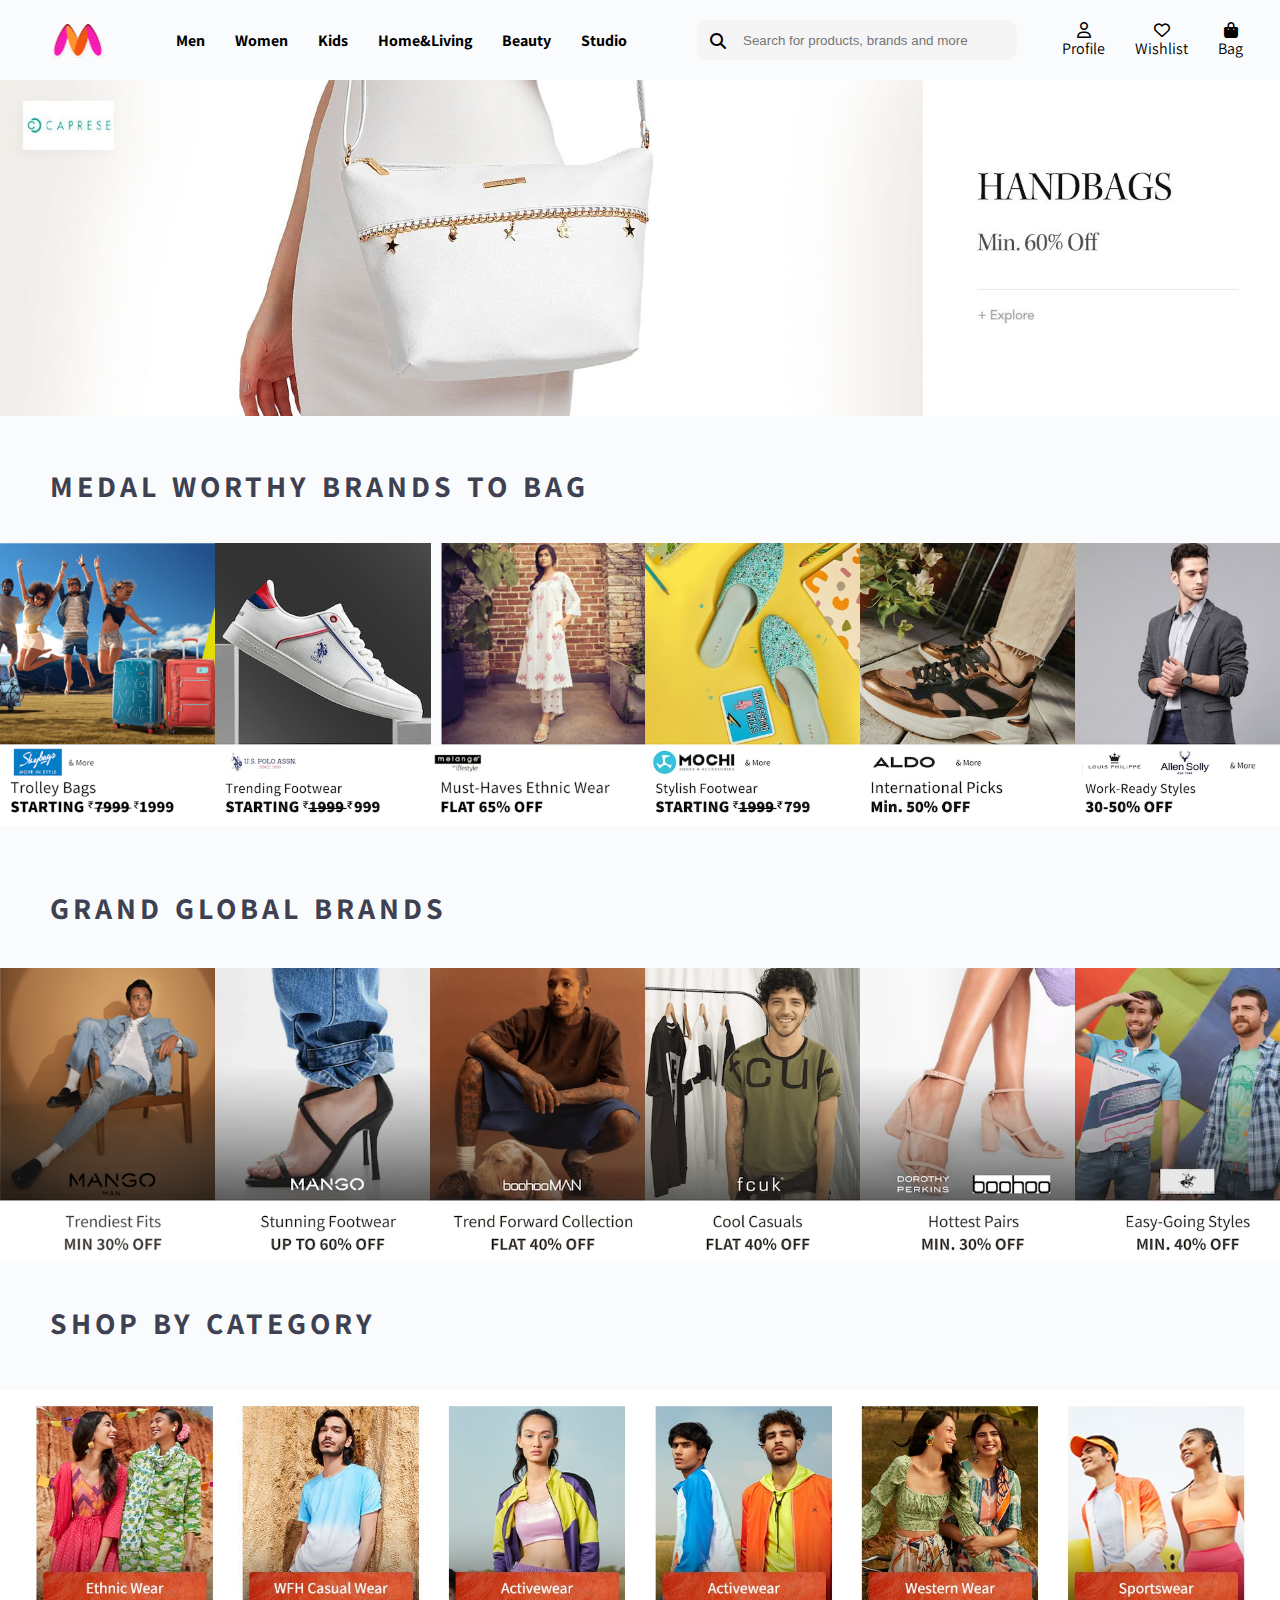
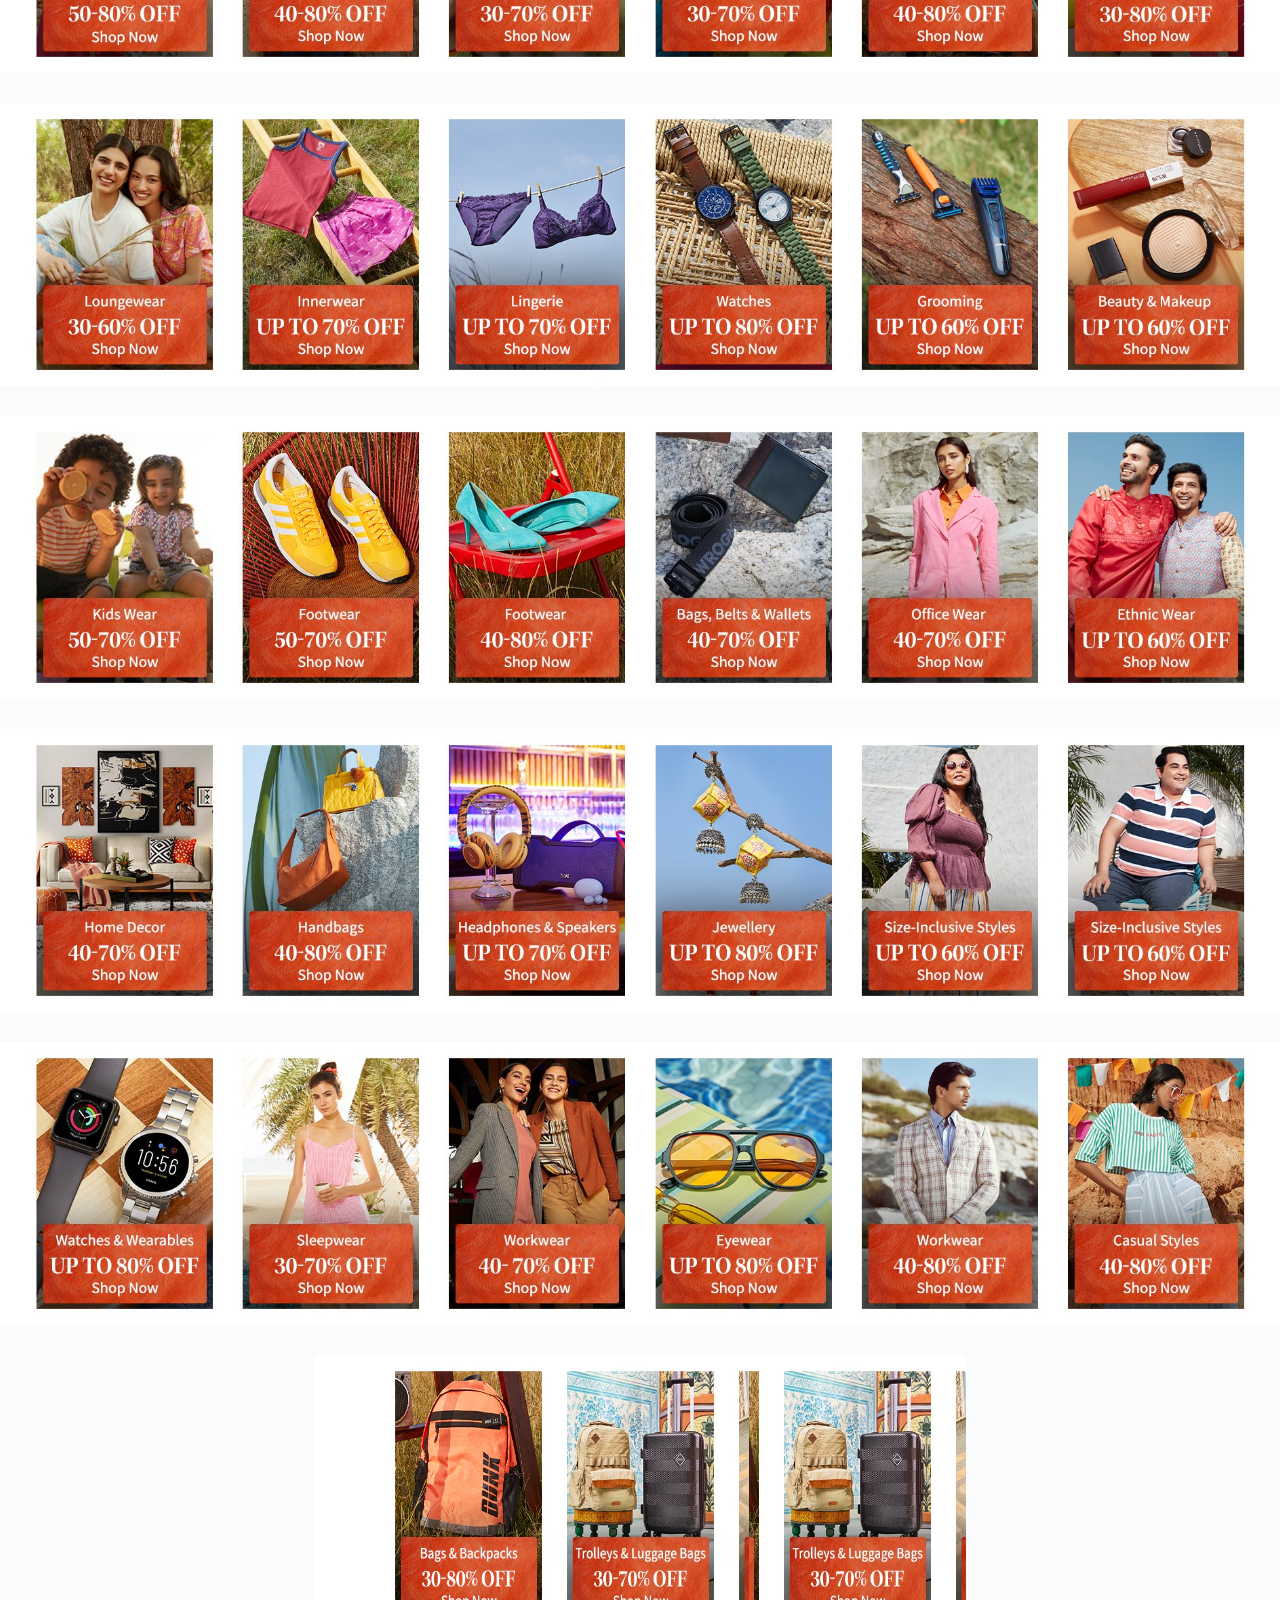
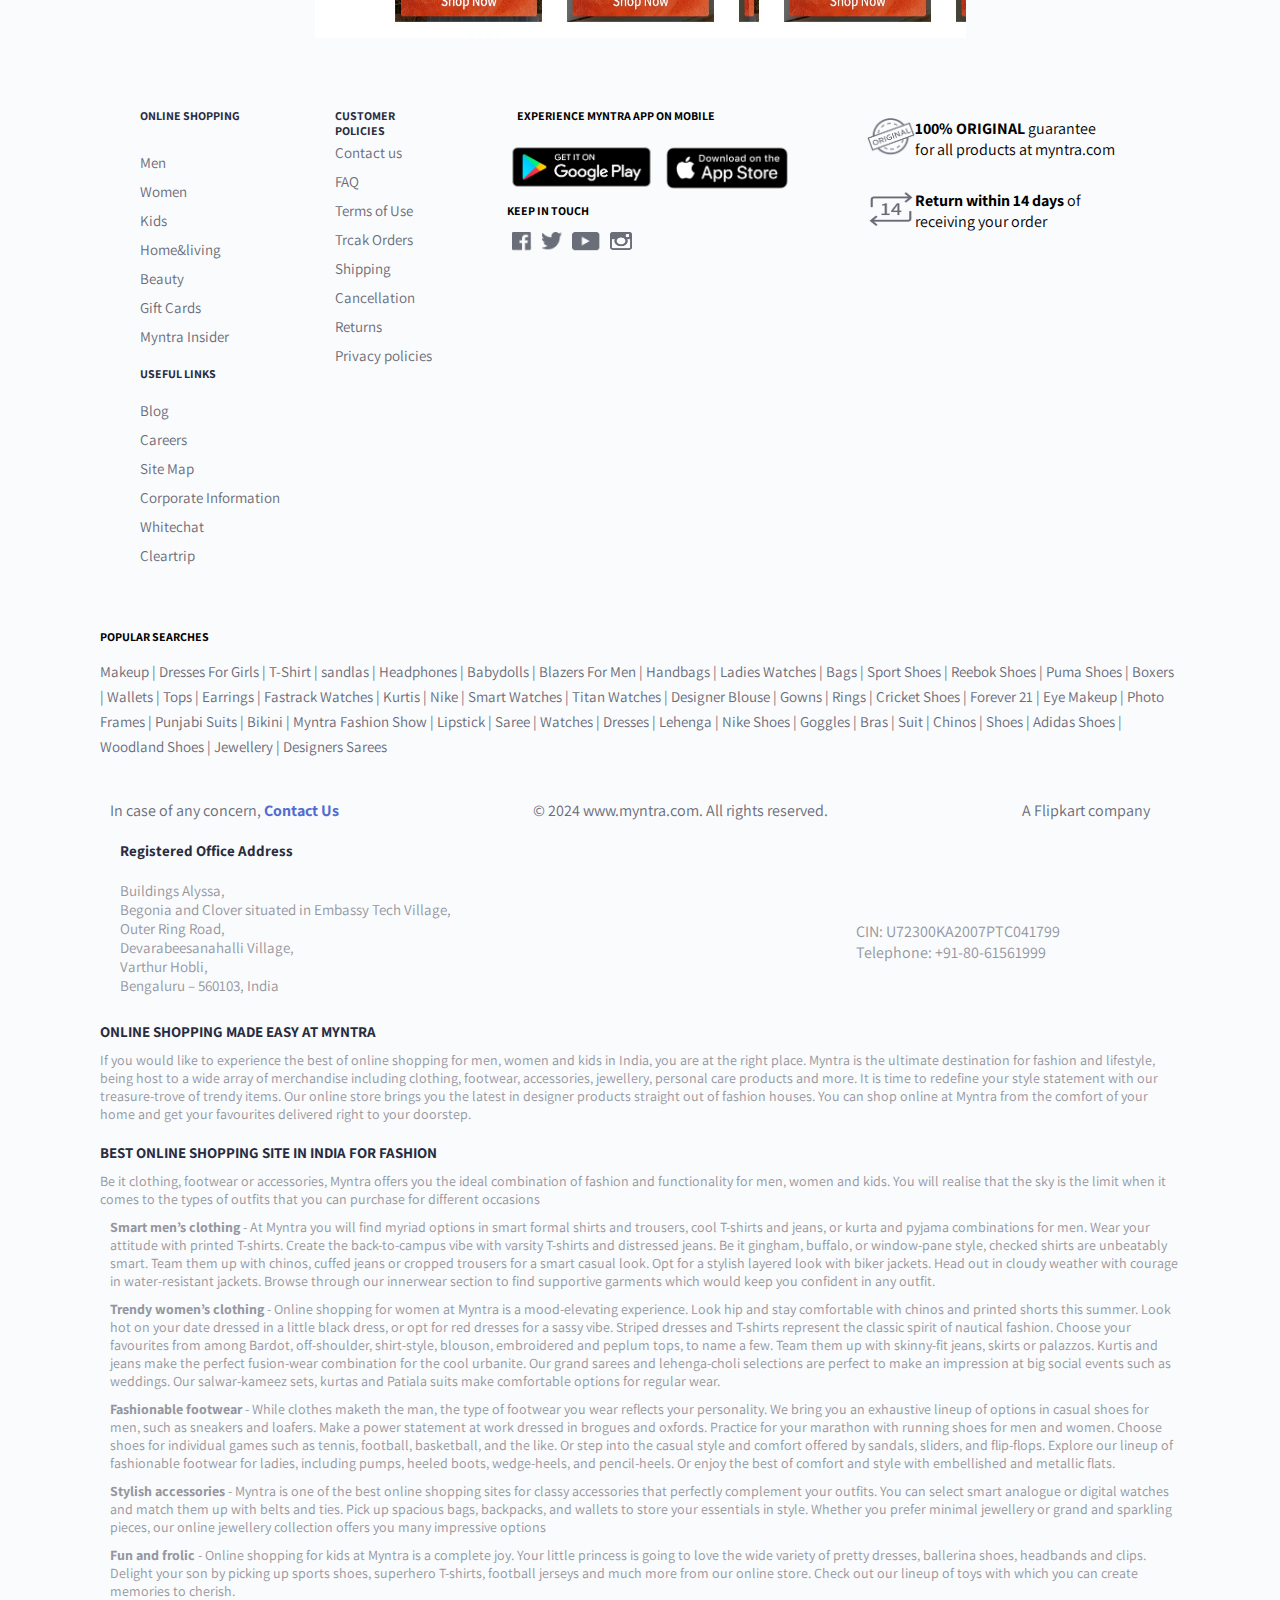
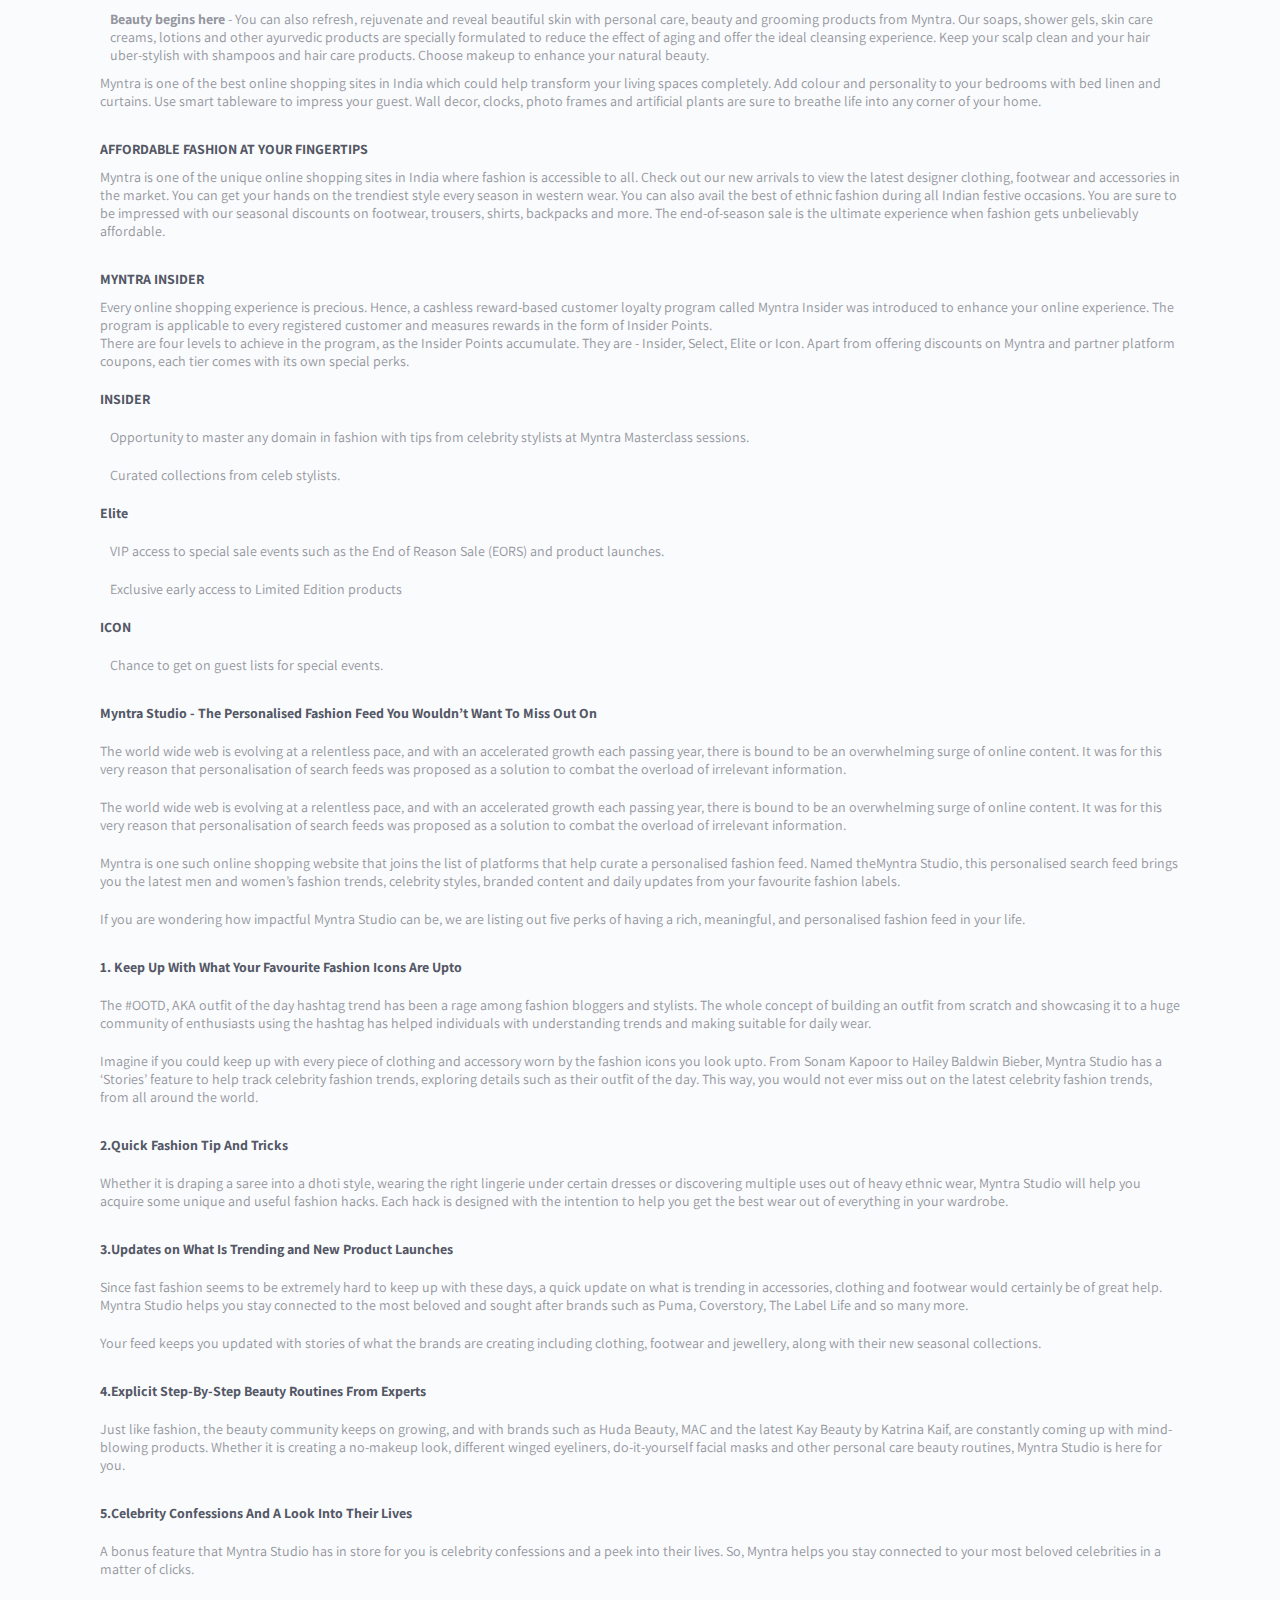
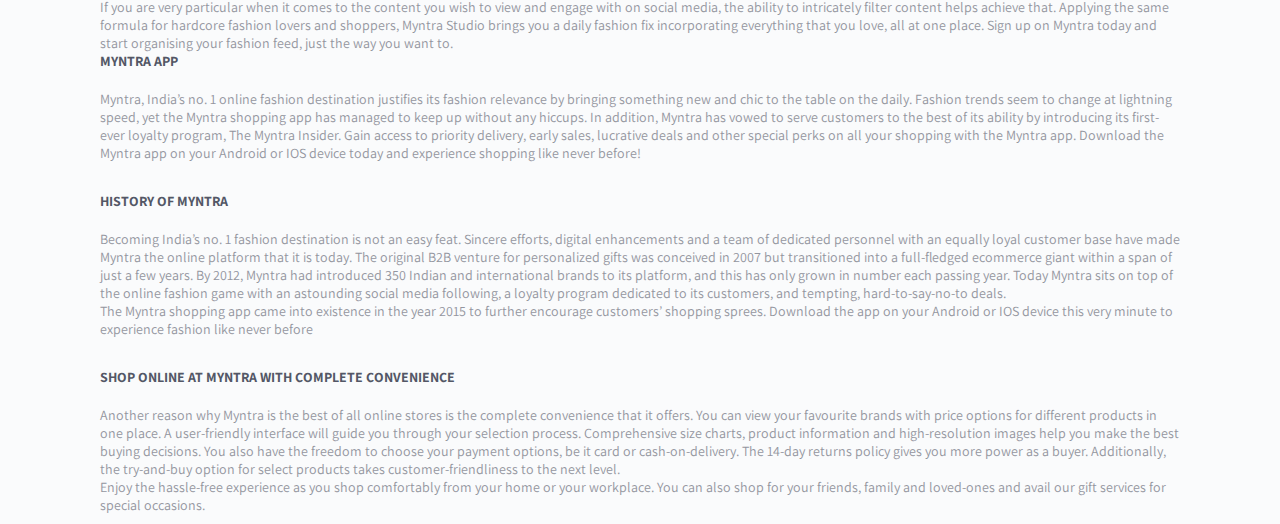
<file: index.html>
<html>

<head>

    <title>myntra</title>
    <link rel="stylesheet" href="css/style.css">
    <link href="https://fonts.googleapis.com/css2?family=Assistant:wght@200..800&display=swap" rel="stylesheet">
    <link rel="stylesheet" href="https://cdnjs.cloudflare.com/ajax/libs/font-awesome/6.5.2/css/all.min.css">
    <link href="https://fonts.googleapis.com/css2?family=Assistant:wght@200..800&display=swap" rel="stylesheet">
</head>

<body>
    <header>
        <a href="index.html"><div class="for_logo"></div></a>
        <div class="for_nav">
            <ul>

                <li><a href="men.html">Men</a>
                   <div class="mega_menu">
                       <div class="topwear">Topwear</div>
                       <div class="men_megamenu">
                            <ul>
                                <li>tshirts</li>
                                <li>tshirts</li>
    
                            </ul>
                        </div>
                    </div>
                </li>
                <li><a href="">Women</a></li>
                <li><a href="">Kids</a></li>
                <li><a href="home.html">Home&Living</a></li>
                <li><a href="beauty.html">Beauty</a></li>
                <li><a href="">Studio</a>
                    
                </li>
            </ul>
        </div>
        <div class="search">
            <div class="logo"><i class="fa-solid fa-magnifying-glass"></i></div>
            <div class="text">
                <input type="text" placeholder="Search for products, brands and more">
            </div>
        </div>
        <div class="main_icons" style="display: flex;">
            <div class="icons"> <i class="fa-regular fa-user"></i><a href="">Profile</a></div>
            <div class="icons"><i class="fa-regular fa-heart"></i><a href="">Wishlist</a></div>
            <div class="icons"><i class="fa-solid fa-bag-shopping"></i><a href="">Bag</a></div>
        </div>

    </header>
    <div class="main_images">
        <div class="photo">
           <img src="./images/179e278f-77ee-44c2-bf39-9f00b0cd08e01658752429301-Handbags_Desk (1).jpg" alt="" style="width: 100%;">
        </div>
    </div>
    <div class="text1">MEDAL WORTHY BRANDS TO BAG</div>
    <div class="images">
        <div class="items">
            <img src="./images/4cde4706-089f-4049-9d9c-116d8631af381691056679844-image_png1175979315.png" " >
        </div>
        <div class=" items">
            <img src="./images/51084b8a-9c9e-4b03-bc4a-dfd7738590eb1691076143197-image_png949061620--1- (1).jpeg"
                alt="">
        </div>
        <div class="items">
            <img src="./images/5a8540d5-9bd0-4a5b-81ee-063f8f23cf1c1691142814463-image_png1048777875.webp" alt="">
        </div>
        <div class="items">
            <img src="./images/8027069a-3a10-4a92-a228-1c4e24cd58071691066276841-unnamed---2023-08-03T180720.906.jpeg"
                alt="">
        </div>
        <div class="items">
            <img src="./images/a9734bdc-8054-4806-8ab4-748d7dfdfe411691066316796-unnamed---2023-08-03T180830.165.jpeg"
                alt="">
        </div>
        <div class="items">
            <img src="./images/b504644b-f446-48c9-b928-36f1958bd19a1691142484406-image_png_292913761.jpeg" alt="">
        </div>
    </div>
    <div class="text2">GRAND GLOBAL BRANDS</div>
    <div class="brands">
        <div class="items">
            <img src="./images/805eeb23-ec17-4b50-b798-1244133c02041690955797245-image_png_1993656242.png" alt="">
        </div>
        <div class="items">
            <img src="./images/9699db4e-8162-406a-85ba-e92116f0019f1690955825591-image_png2047004151.webp" alt="">
        </div>
        <div class="items">
            <img src="./images/044555a5-9987-4a06-8679-8aeb2dd963f91690773011013-boohooMan.jpg">
        </div>
        <div class="items">
            <img src="./images/437645a4-988c-4f53-aff3-b1fdb34938481690773011106-FCUK.jpg" alt="">>
        </div>
        <div class="items">
            <img src="./images/6b6c7162-0086-4967-90c8-ec4792ec200c1690773011082-Dorothy_Perkin-_Boohoo.jpg" alt="">
        </div>
        <div class="items">
            <img src="./images/0c399e2c-9797-483d-bf6c-0852d5d21db21690773010989-BHPC.webp" alt="">
        </div>
    </div>
    <div class="text3">SHOP BY CATEGORY</div>
    <div class="category1">
        <div class="images">
            <img src="./images/0dedd7c2-6c01-4ab0-a907-8928e56066d41690787339184-Shop-By-Category_HP-4_02.jpg" alt="">
        </div>
        <div class="images">
            <img src="./images/bfab4827-0ea6-4a5b-8b8d-167d497ae78e1690787339167-Shop-By-Category_HP-4_03.jpg" alt="">
        </div>
        <div class="images">
            <img src="./images/c61cfcfb-749f-4d8e-a318-0ea8f8705a1c1690787339442-Shop-By-Category_HP-4_04.jpg" alt="">
        </div>
        <div class="images">
            <img src="./images/a50c2dec-c5bc-46f3-b754-294fb46c61971690787339077-Shop-By-Category_HP-4_05 (1).jpg"
                alt="">
        </div>
        <div class="images">
            <img src="./images/da4059bf-14f1-4928-b5b9-be8719887b8e1690787339149-Shop-By-Category_HP-4_06.jpg" alt="">
        </div>
        <div class="images">
            <img src="./images/3a804edc-ce57-4eb5-bb6a-493d458973661690787338896-Shop-By-Category_HP-4_07 (1).jpg"
                alt="">
        </div>
    </div>
    <div class="category1">
        <div class="images">
            <img src="./images/84870fc6-4805-41a4-b9eb-a8d7adb6c0d21690787339128-Shop-By-Category_HP-4_08 (1).jpg"
                alt="">
        </div>
        <div class="images">
            <img src="./images/069d06bc-1b75-43f4-b8d1-1ec46193eb021690787339028-Shop-By-Category_HP-4_09.jpg" alt="">
        </div>
        <div class="images">
            <img src="./images/19755254-9c13-40a3-9cab-2bb9714391ab1690787339274-Shop-By-Category_HP-4_10.webp" alt="">
        </div>
        <div class="images">
            <img src="./images/dd262b36-3a75-464a-97b5-235984080d851690787338916-Shop-By-Category_HP-4_11.jpg" alt="">
        </div>
        <div class="images">
            <img src="./images/d26e5ed5-d846-4692-88a5-54ab7d79203b1690787339203-Shop-By-Category_HP-4_12.webp" alt="">
        </div>
        <div class="images">
            <img src="./images/dd3d6118-cd57-4e73-a4a4-e7f8a6bfde7b1690787339093-Shop-By-Category_HP-4_13.jpg" alt="">
        </div>
    </div>
    <div class="category1">
        <div class="images">
            <img src="./images/babe0d1a-b7fe-4b36-8a98-b275523963721690787339222-Shop-By-Category_HP-4_14.jpg" alt="">
        </div>
        <div class="images">
            <img src="./images/3c2095db-905a-4346-9712-2fac7bcbbbd71690787339011-Shop-By-Category_HP-4_15.jpg" alt="">
        </div>
        <div class="images">
            <img src="./images/c1c8027f-1a22-4a0b-8be2-848edab298cf1690787339044-Shop-By-Category_HP-4_16 (1).jpg"
                alt="">
        </div>
        <div class="images">
            <img src="./images/278917b5-1658-4c2c-b122-f623b1d909701690787339290-Shop-By-Category_HP-4_17.jpg" alt="">
        </div>
        <div class="images">
            <img src="./images/6c53770e-b7b2-466a-b36e-a0b2bff1a7591690787339109-Shop-By-Category_HP-4_18.jpg" alt="">
        </div>
        <div class="images">
            <img src="./images/54852b61-90d6-484a-84c9-a8560247ffc21690787339307-Shop-By-Category_HP-4_19.jpg" alt="">
        </div>
    </div>
    <div class="category1">
        <div class="images">
            <img src="./images/5d78afb6-38bb-43bd-bc67-1e4f6026b6ae1690787339327-Shop-By-Category_HP-4_20.jpg" alt="">
        </div>
        <div class="images">
            <img src="./images/90dcb992-9fb4-4208-8249-aa1a01b2851d1690787339476-Shop-By-Category_HP-4_21 (1).jpg"
                alt="">
        </div>
        <div class="images">
            <img src="./images/e4fcb9f0-f79a-41b7-b7b2-8828bb6e95e61690787339426-Shop-By-Category_HP-4_22 (1).jpg"
                alt="">
        </div>
        <div class="images">
            <img src="./images/66882f76-0bbe-4741-8890-0426695e09131690787339238-Shop-By-Category_HP-4_23.jpg" alt="">
        </div>
        <div class="images">
            <img src="./images/6aa501b3-ce05-48f5-96fe-ecb64682dbc71690787339409-Shop-By-Category_HP-4_24.jpg" alt="">
        </div>
        <div class="images">
            <img src="./images/b6e15609-4f52-44db-80c1-2a955fd4ac6e1690787339341-Shop-By-Category_HP-4_25.jpg" alt="">
        </div>
    </div>
    <div class="category1">
        <div class="images">
            <img src="./images/7916724b-be74-4920-b58d-ada0617cdee91690787339392-Shop-By-Category_HP-4_26.jpg" alt="">
        </div>
        <div class="images">
            <img src="./images/5c541739-5c23-4846-a875-f19a170cea151690787339460-Shop-By-Category_HP-4_27.jpg" alt="">
        </div>
        <div class="images">
            <img src="./images/76932333-b792-4f54-983c-45aaf70e04ef1690787338936-Shop-By-Category_HP-4_28.jpg" alt="">
        </div>
        <div class="images">
            <img src="./images/a351ad62-c1d1-4bb4-9967-d3966f8446521690787338974-Shop-By-Category_HP-4_29.jpg" alt="">
        </div>
        <div class="images">
            <img src="./images/130ceab4-ac68-42c5-a9f4-478ba7f903db1690787339061-Shop-By-Category_HP-4_30 (1).jpg"
                alt="">
        </div>
        <div class="images">
            <img src="./images/cda4c195-22c1-4e11-a9dc-4728d69c3f2b1690787338956-Shop-By-Category_HP-4_31.jpg" alt="">
        </div>
    </div>
    <div class="category2">
        <div class="images">
            <img src="./bag 1.webp" alt="">
        </div>
        <div class="images">
            <img src="./bag 2.webp" alt="">
        </div>
        <div class="images">
            <img src="./bag3.webp" alt="">
        </div>
    </div>
    <div class="desktop">
        <div class="shopping">
            <div class="head1">ONLINE SHOPPING</div>
            <div class="online_shopping">
                <ul>
                    <li>Men</li>
                    <li>Women</li>
                    <li>Kids</li>
                    <li>Home&living</li>
                    <li>Beauty</li>
                    <li>Gift Cards</li>
                    <li>Myntra Insider</li>
                </ul>
            </div>
            <div class="links">
                <div class="usefullinks">USEFUL LINKS</div>
                <div class="linksname">
                    <ul>
                        <li>Blog</li>
                        <li>Careers</li>
                        <li>Site Map</li>
                        <li>Corporate Information</li>
                        <li>Whitechat</li>
                        <li>Cleartrip</li>
                    </ul>
                </div>
            </div>
        </div>
        <div class="policies">
            <div class="head2">CUSTOMER POLICIES</div>
            <div class="customer_policies">
                <ul>
                    <li>Contact us</li>
                    <li>FAQ</li>
                    <li>Terms of Use</li>
                    <li>Trcak Orders</li>
                    <li>Shipping</li>
                    <li>Cancellation</li>
                    <li>Returns</li>
                    <li>Privacy policies</li>
                </ul>
            </div>
        </div>
        <div class="on_mobile">
            <div class="experience">EXPERIENCE MYNTRA APP ON MOBILE</div>
            <div class="pictures">
                <div class="image1">
                    <a href="image`"> <img
                            src="./images/80cc455a-92d2-4b5c-a038-7da0d92af33f1539674178924-google_play.png"></a>
                </div>
                <div class="image2">
                    <a href="image2"> <img
                            src="./images/bc5e11ad-0250-420a-ac71-115a57ca35d51539674178941-apple_store.png"></a>
                </div>
            </div>
            <div class="text4">KEEP IN TOUCH</div>
            <div class="social_links">
                <div class="facebook">
                    <a href="https://www.facebook.com/myntra"> <img
                            src="./images/d2bec182-bef5-4fab-ade0-034d21ec82e31574604275433-fb.png"> </a>
                </div>
                <div class="twitter">
                    <a href="https://x.com/myntra"> <img
                            src="./images/f10bc513-c5a4-490c-9a9c-eb7a3cc8252b1574604275383-twitter.png"> </a>
                </div>
                <div class="youtube">
                    <a href="https://www.youtube.com/user/myntradotcom"> <img
                            src="./images/a7e3c86e-566a-44a6-a733-179389dd87111574604275355-yt.png"></a>
                </div>
                <div class="instagram">
                    <a href="https://www.instagram.com/myntra/"> <img
                            src="./images/b4fcca19-5fc1-4199-93ca-4cae3210ef7f1574604275408-insta.png"></a>
                </div>
            </div>
        </div>
        <div class="promises">
            <div class="guarantee">
                <div class="image3">
                    <img src="./images/6c3306ca-1efa-4a27-8769-3b69d16948741574602902452-original.png" alt="">
                </div>
                <div class="text5"> <strong>100% ORIGINAL</strong>
                    guarantee for all products at myntra.com </div>
            </div>
            <div class="return">
                <div class="image4">
                    <img src="./images/becb1b16-86cc-4e78-bdc7-7801c17947831684737106127-Return-Window-image.png"
                        alt="">
                </div>
                <div class="text6_return"><strong>Return within 14 days</strong>
                    of receiving your order</div>
            </div>
        </div>
    </div>
    <div class="searches">
        <div class="main_heading">POPULAR SEARCHES</div>
        <div class="products">
            <a href="">Makeup</a>
            <a href=""> | Dresses For Girls</a>
            <a href=""> | T-Shirt</a>
            <a href=""> | sandlas</a>
            <a href=""> | Headphones</a>
            <a href=""> | Babydolls</a>
            <a href=""> | Blazers For Men</a>
            <a href=""> | Handbags</a>
            <a href=""> | Ladies Watches</a>
            <a href=""> | Bags</a>
            <a href=""> | Sport Shoes</a>
            <a href=""> | Reebok Shoes</a>
            <a href=""> | Puma Shoes</a>
            <a href=""> | Boxers</a>
            <a href=""> | Wallets</a>
            <a href=""> | Tops</a>
            <a href=""> | Earrings</a>
            <a href=""> | Fastrack Watches</a>
            <a href=""> | Kurtis</a>
            <a href=""> | Nike</a>
            <a href=""> | Smart Watches</a>
            <a href=""> | Titan Watches</a>
            <a href=""> | Designer Blouse</a>
            <a href=""> | Gowns</a>
            <a href=""> | Rings</a>
            <a href=""> | Cricket Shoes</a>
            <a href=""> | Forever 21</a>
            <a href=""> | Eye Makeup</a>
            <a href=""> | Photo Frames</a>
            <a href=""> | Punjabi Suits</a>
            <a href=""> | Bikini</a>
            <a href=""> | Myntra Fashion Show</a>
            <a href=""> | Lipstick</a>
            <a href=""> | Saree</a>
            <a href=""> | Watches</a>
            <a href=""> | Dresses</a>
            <a href=""> | Lehenga</a>
            <a href=""> | Nike Shoes</a>
            <a href=""> | Goggles</a>
            <a href=""> | Bras</a>
            <a href=""> | Suit</a>
            <a href=""> | Chinos</a>
            <a href=""> | Shoes</a>
            <a href=""> | Adidas Shoes</a>
            <a href=""> | Woodland Shoes</a>
            <a href=""> | Jewellery</a>
            <a href=""> | Designers Sarees</a>
            
        </div>
    </div>
    <div class="desktop-fInfoSection">
        <div class="desktop-contact">In case of any concern, <a href="/contactus" > Contact Us </a></div>
        <div class="desktop-copywrite" >© 2024 www.myntra.com. All rights reserved.</div>
        <div class="desktop-flipkartCompany" ><a href="https://www.flipkart.com/" > A Flipkart company </a></div>
    </div>
    <div class="address">
        <div class="location">
            <div class="main_address">Registered Office Address</div>
            <div class="container">Buildings Alyssa,<br>
                Begonia and Clover situated in Embassy Tech Village,<br>
                Outer Ring Road,<br>
                Devarabeesanahalli Village,<br>
                Varthur Hobli,<br>
                Bengaluru – 560103, India
            </div>
        </div>
        <div class="phone">
            <div class="cin">CIN: U72300KA2007PTC041799</div>
            <div class="telephone">Telephone: +91-80-61561999</div>
        </div>
    </div>
    <div class="gyan_container"> 
        <div class="h1">ONLINE SHOPPING MADE EASY AT MYNTRA</div>
        <div class="paragraph1">If you would like to experience the best of online shopping for men, women and kids in
            India, you are at the right place. Myntra is the ultimate destination for fashion and lifestyle, being host
            to a wide array of merchandise including clothing, footwear, accessories, jewellery, personal care products
            and more. It is time to redefine your style statement with our treasure-trove of trendy items. Our online
            store brings you the latest in designer products straight out of fashion houses. You can shop online at
            Myntra from the comfort of your home and get your favourites delivered right to your doorstep.
        </div>
        <div class="h2">BEST ONLINE SHOPPING SITE IN INDIA FOR FASHION</div>
        <div class="paragraph2">Be it clothing, footwear or accessories, Myntra offers you the ideal combination of
            fashion and functionality for men, women and kids. You will realise that the sky is the limit when it comes
            to the types of outfits that you can purchase for different occasions
            <ul>
                <li> <strong>Smart men’s clothing</strong> - At Myntra you will find myriad options in smart formal
                    shirts and trousers,
                    cool T-shirts and jeans, or kurta and pyjama combinations for men. Wear your attitude with printed
                    T-shirts. Create the back-to-campus vibe with varsity T-shirts and distressed jeans. Be it gingham,
                    buffalo, or window-pane style, checked shirts are unbeatably smart. Team them up with chinos, cuffed
                    jeans or cropped trousers for a smart casual look. Opt for a stylish layered look with biker
                    jackets. Head out in cloudy weather with courage in water-resistant jackets. Browse through our
                    innerwear section to find supportive garments which would keep you confident in any outfit.
                </li>
                <li> <strong> Trendy women’s clothing </strong>- Online shopping for women at Myntra is a mood-elevating
                    experience. Look
                    hip and stay comfortable with chinos and printed shorts this summer. Look hot on your date dressed
                    in a little black dress, or opt for red dresses for a sassy vibe. Striped dresses and T-shirts
                    represent the classic spirit of nautical fashion. Choose your favourites from among Bardot,
                    off-shoulder, shirt-style, blouson, embroidered and peplum tops, to name a few. Team them up with
                    skinny-fit jeans, skirts or palazzos. Kurtis and jeans make the perfect fusion-wear combination for
                    the cool urbanite. Our grand sarees and lehenga-choli selections are perfect to make an impression
                    at big social events such as weddings. Our salwar-kameez sets, kurtas and Patiala suits make
                    comfortable options for regular wear.
                </li>
                <li> <strong>Fashionable footwear</strong> - While clothes maketh the man, the type of footwear you wear
                    reflects your
                    personality. We bring you an exhaustive lineup of options in casual shoes for men, such as sneakers
                    and loafers. Make a power statement at work dressed in brogues and oxfords. Practice for your
                    marathon with running shoes for men and women. Choose shoes for individual games such as tennis,
                    football, basketball, and the like. Or step into the casual style and comfort offered by sandals,
                    sliders, and flip-flops. Explore our lineup of fashionable footwear for ladies, including pumps,
                    heeled boots, wedge-heels, and pencil-heels. Or enjoy the best of comfort and style with embellished
                    and metallic flats.
                </li>
                <li> <strong>Stylish accessories </strong>- Myntra is one of the best online shopping sites for classy
                    accessories that
                    perfectly complement your outfits. You can select smart analogue or digital watches and match them
                    up with belts and ties. Pick up spacious bags, backpacks, and wallets to store your essentials in
                    style. Whether you prefer minimal jewellery or grand and sparkling pieces, our online jewellery
                    collection offers you many impressive options
                </li>
                <li><strong>Fun and frolic</strong> - Online shopping for kids at Myntra is a complete joy. Your little
                    princess is going
                    to love the wide variety of pretty dresses, ballerina shoes, headbands and clips. Delight your son
                    by picking up sports shoes, superhero T-shirts, football jerseys and much more from our online
                    store. Check out our lineup of toys with which you can create memories to cherish.
                </li>
                <li><strong>Beauty begins here</strong> - You can also refresh, rejuvenate and reveal beautiful skin
                    with personal care,
                    beauty and grooming products from Myntra. Our soaps, shower gels, skin care creams, lotions and
                    other ayurvedic products are specially formulated to reduce the effect of aging and offer the ideal
                    cleansing experience. Keep your scalp clean and your hair uber-stylish with shampoos and hair care
                    products. Choose makeup to enhance your natural beauty.
                </li>
            </ul>
        </div>
        <div class="paragraph3">Myntra is one of the best online shopping sites in India which could help transform your
            living spaces completely. Add colour and personality to your bedrooms with bed linen and curtains. Use smart
            tableware to impress your guest. Wall decor, clocks, photo frames and artificial plants are sure to breathe
            life into any corner of your home.
        </div>
        <div class="h3">AFFORDABLE FASHION AT YOUR FINGERTIPS</div>
        <div class="paragraph4">Myntra is one of the unique online shopping sites in India where fashion is accessible
            to all. Check out our new arrivals to view the latest designer clothing, footwear and accessories in the
            market. You can get your hands on the trendiest style every season in western wear. You can also avail the
            best of ethnic fashion during all Indian festive occasions. You are sure to be impressed with our seasonal
            discounts on footwear, trousers, shirts, backpacks and more. The end-of-season sale is the ultimate
            experience when fashion gets unbelievably affordable.
        </div>
        <div class="h4">MYNTRA INSIDER</div>
        <div class="paragraph5">Every online shopping experience is precious. Hence, a cashless reward-based customer
            loyalty program called Myntra Insider was introduced to enhance your online experience. The program is
            applicable to every registered customer and measures rewards in the form of Insider Points. <br>
            There are four levels to achieve in the program, as the Insider Points accumulate. They are - Insider,
            Select, Elite or Icon. Apart from offering discounts on Myntra and partner platform coupons, each tier comes
            with its own special perks.
        </div>
        <div class="paragraph6">
            <div class="Insider">INSIDER</div>
            <ul>
                <li>Opportunity to master any domain in fashion with tips from celebrity stylists at Myntra Masterclass
                    sessions.</li>
                <li>Curated collections from celeb stylists.</li>
            </ul>
        </div>
        <div class="paragraph7">
            <div class="elite">Elite</div>
            <ul>
                <li>VIP access to special sale events such as the End of Reason Sale (EORS) and product launches.</li>
                <li>Exclusive early access to Limited Edition products</li>
            </ul>
        </div>
        <div class="paragraph8">
            <div class="icon">ICON</div>
            <ul>
                <li>Chance to get on guest lists for special events.</li>
            </ul>
        </div>
        <div class="h5">Myntra Studio - The Personalised Fashion Feed You Wouldn’t Want To Miss Out On</div>
        <div class="paragraph9">
            <p>The world wide web is evolving at a relentless pace, and with an accelerated growth each passing year,
                there is bound to be an overwhelming surge of online content. It was for this very reason that
                personalisation of search feeds was proposed as a solution to combat the overload of irrelevant
                information. <br>
            </p>
            <p>The world wide web is evolving at a relentless pace, and with an accelerated growth each passing year,
                there is bound to be an overwhelming surge of online content. It was for this very reason that
                personalisation of search feeds was proposed as a solution to combat the overload of irrelevant
                information. <br>
            </p>
            <p>Myntra is one such online shopping website that joins the list of platforms that help curate a
                personalised fashion feed. Named theMyntra Studio, this personalised search feed brings you the latest
                men and women’s fashion trends, celebrity styles, branded content and daily updates from your favourite
                fashion labels. <br>
            </p>
            <p>If you are wondering how impactful Myntra Studio can be, we are listing out five perks of having a rich,
                meaningful, and personalised fashion feed in your life.
                <br>
            </p>
        </div>
        <div class="h6">
            <div class="text1_h6">1. Keep Up With What Your Favourite Fashion Icons Are Upto</div>
            <p>The #OOTD, AKA outfit of the day hashtag trend has been a rage among fashion bloggers and
                stylists. The whole concept of building an outfit from scratch and showcasing it to a huge
                community of enthusiasts using the hashtag has helped individuals with understanding trends and
                making suitable for daily wear.</p>
            <p>Imagine if you could keep up with every piece of clothing and accessory worn by the fashion icons you
                look upto. From Sonam Kapoor to Hailey Baldwin Bieber, Myntra Studio has a ‘Stories’ feature to help
                track celebrity fashion trends, exploring details such as their outfit of the day. This way, you would
                not ever miss out on the latest celebrity fashion trends, from all around the world.
            </p>
            <div class="text2_h6">2.Quick Fashion Tip And Tricks</div>
            <p>Whether it is draping a saree into a dhoti style, wearing the right lingerie under certain dresses or
                discovering multiple uses out of heavy ethnic wear, Myntra Studio will help you acquire some unique and
                useful fashion hacks. Each hack is designed with the intention to help you get the best wear out of
                everything in your wardrobe.
            </p>
            <div class="text3_h6">3.Updates on What Is Trending and New Product Launches</div>
            <p>Since fast fashion seems to be extremely hard to keep up with these days, a quick update on what is
                trending in accessories, clothing and footwear would certainly be of great help. Myntra Studio helps you
                stay connected to the most beloved and sought after brands such as Puma, Coverstory, The Label Life and
                so many more.
            </p>
            <p>Your feed keeps you updated with stories of what the brands are creating including clothing, footwear and
                jewellery, along with their new seasonal collections.
            </p>
            <div class="text4_h6">4.Explicit Step-By-Step Beauty Routines From Experts</div>
            <p>Just like fashion, the beauty community keeps on growing, and with brands such as Huda Beauty, MAC and
                the latest Kay Beauty by Katrina Kaif, are constantly coming up with mind-blowing products. Whether it
                is creating a no-makeup look, different winged eyeliners, do-it-yourself facial masks and other personal
                care beauty routines, Myntra Studio is here for you.
            </p>
            <div class="text5_h6"> 5.Celebrity Confessions And A Look Into Their Lives</div>
            <p>A bonus feature that Myntra Studio has in store for you is celebrity confessions and a peek into their
                lives. So, Myntra helps you stay connected to your most beloved celebrities in a matter of clicks.
            </p>
            <p>If you are very particular when it comes to the content you wish to view and engage with on social media,
                the ability to intricately filter content helps achieve that. Applying the same formula for hardcore
                fashion lovers and shoppers, Myntra Studio brings you a daily fashion fix incorporating everything that
                you love, all at one place. Sign up on Myntra today and start organising your fashion feed, just the way
                you want to.</p>
        </div>
    </div>
    <div class="myntra">
        <div class="h7">
            <div class="text6">MYNTRA APP</div>
            <div class="paragraph10">
                <p>Myntra, India’s no. 1 online fashion destination justifies its fashion relevance by
                    bringing something new and chic to the table on the daily. Fashion trends seem to change at
                    lightning
                    speed, yet the Myntra shopping app has managed to keep up without any hiccups. In addition, Myntra
                    has
                    vowed to serve customers to the best of its ability by introducing its first-ever loyalty program,
                    The
                    Myntra Insider. Gain access to priority delivery, early sales, lucrative deals and other special
                    perks
                    on all your shopping with the Myntra app. Download the Myntra app on your Android or IOS device
                    today
                    and experience shopping like never before!</p>
            </div>
        </div>
        <div class="h8">
            <div class="text7">HISTORY OF MYNTRA</div>
            <div class="paragraph11">
                <p>Becoming India’s no. 1 fashion destination is not an easy feat. Sincere efforts, digital enhancements
                    and a team of dedicated personnel with an equally loyal customer base have made Myntra the online
                    platform that it is today. The original B2B venture for personalized gifts was conceived in 2007 but
                    transitioned into a full-fledged ecommerce giant within a span of just a few years. By 2012, Myntra
                    had introduced 350 Indian and international brands to its platform, and this has only grown in
                    number each passing year. Today Myntra sits on top of the online fashion game with an astounding
                    social media following, a loyalty program dedicated to its customers, and tempting,
                    hard-to-say-no-to deals. <br>
                </p>
                <p>The Myntra shopping app came into existence in the year 2015 to further encourage customers’ shopping
                    sprees. Download the app on your Android or IOS device this very minute to experience fashion like
                    never before
                </p>
            </div>
        </div>
        <div class="h9">
            <div class="text8">SHOP ONLINE AT MYNTRA WITH COMPLETE CONVENIENCE</div>
            <div class="paragraph12">
                <p>Another reason why Myntra is the best of all online stores is the complete convenience that it
                    offers. You can view your favourite brands with price options for different products in one place. A
                    user-friendly interface will guide you through your selection process. Comprehensive size charts,
                    product information and high-resolution images help you make the best buying decisions. You also
                    have the freedom to choose your payment options, be it card or cash-on-delivery. The 14-day returns
                    policy gives you more power as a buyer. Additionally, the try-and-buy option for select products
                    takes customer-friendliness to the next level. <br>
                </p>
                <p>Enjoy the hassle-free experience as you shop comfortably from your home or your workplace. You can
                    also shop for your friends, family and loved-ones and avail our gift services for special occasions.
                </p>
            </div>
        </div> 
    </div>    
</body>

</html>
</file>
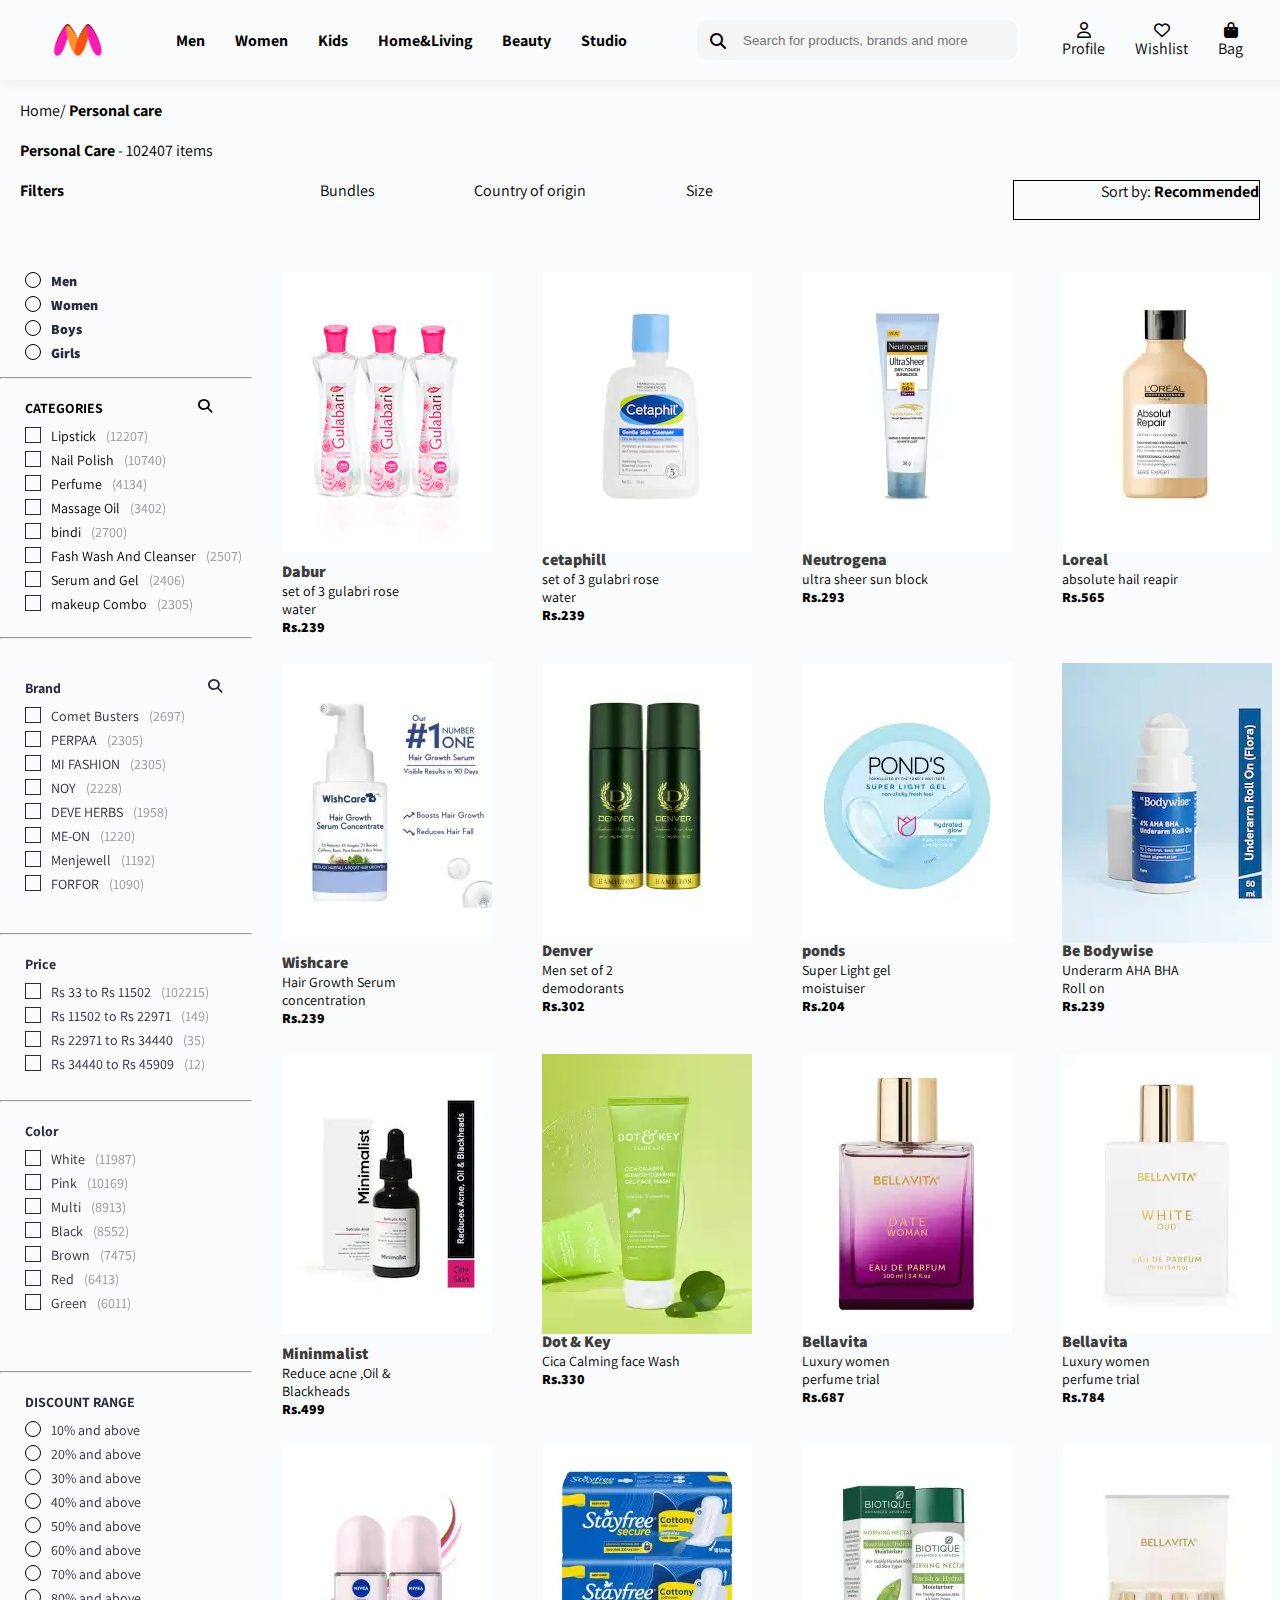
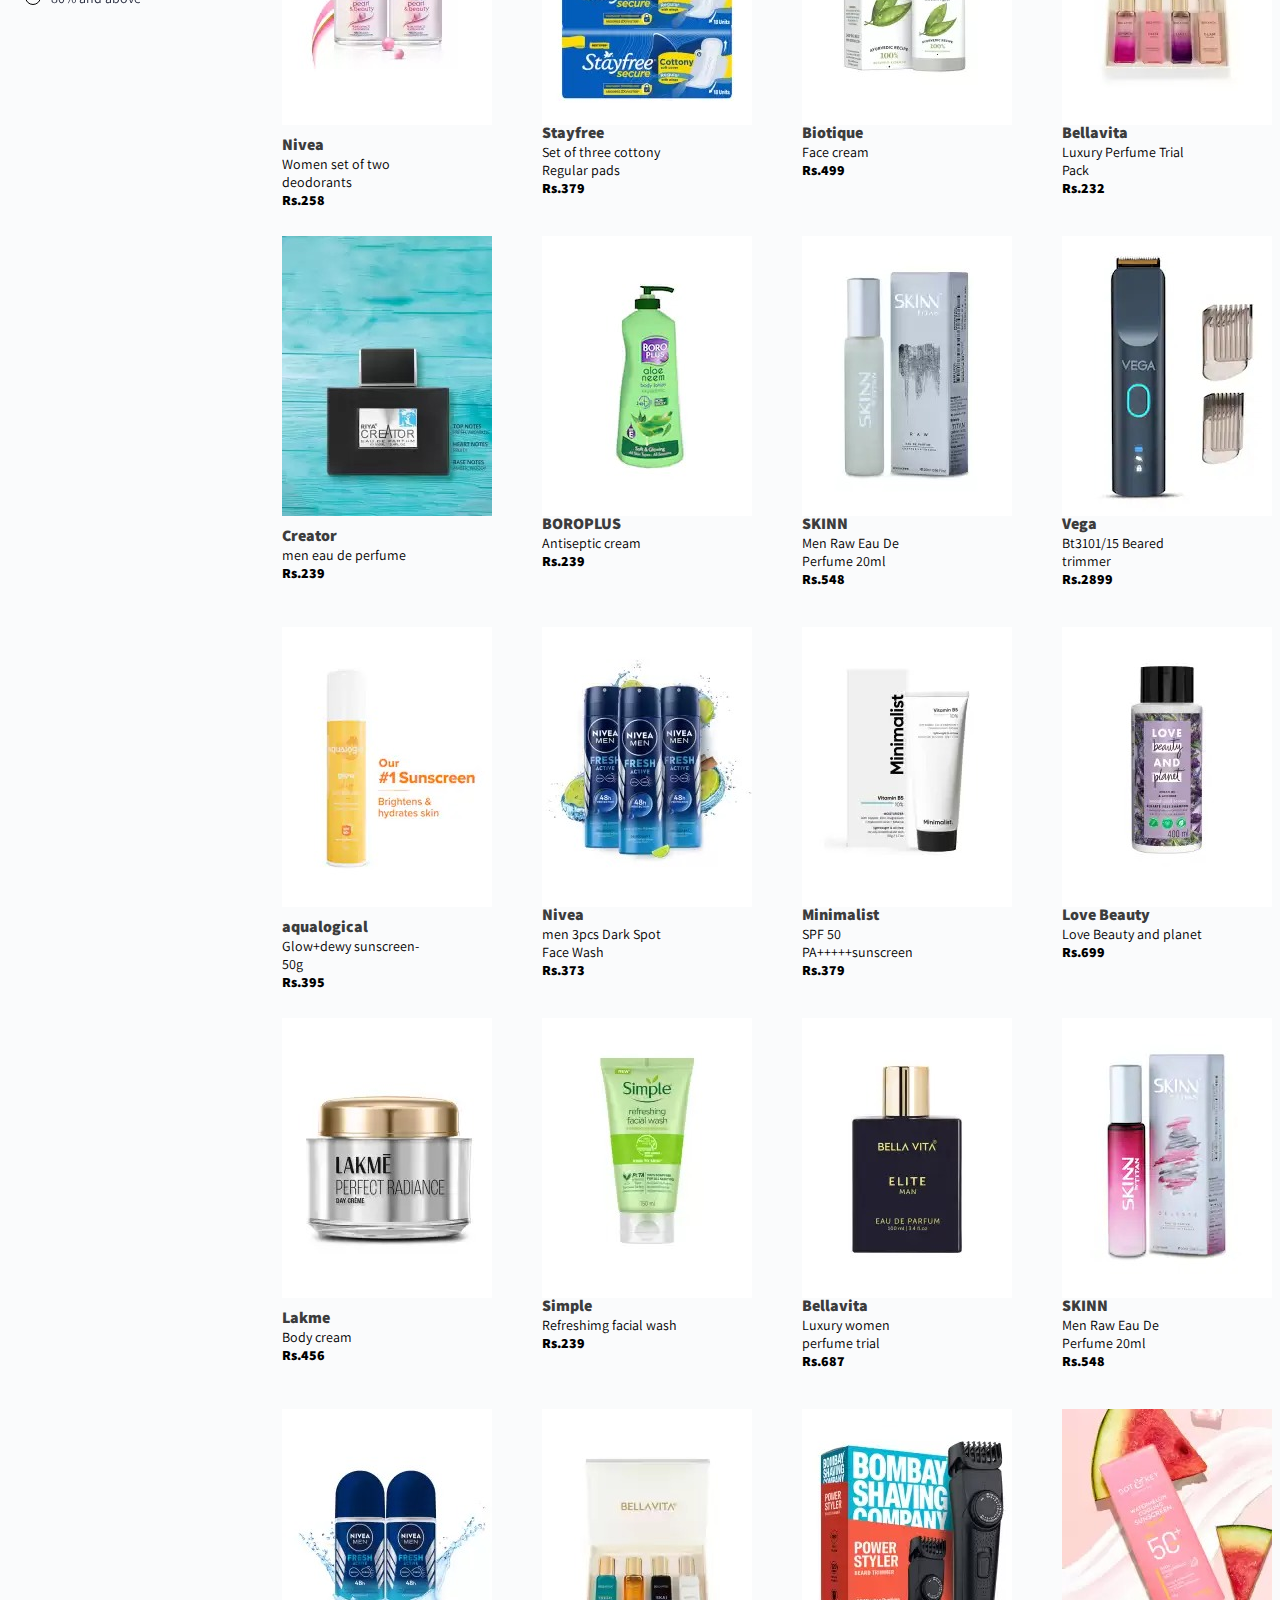
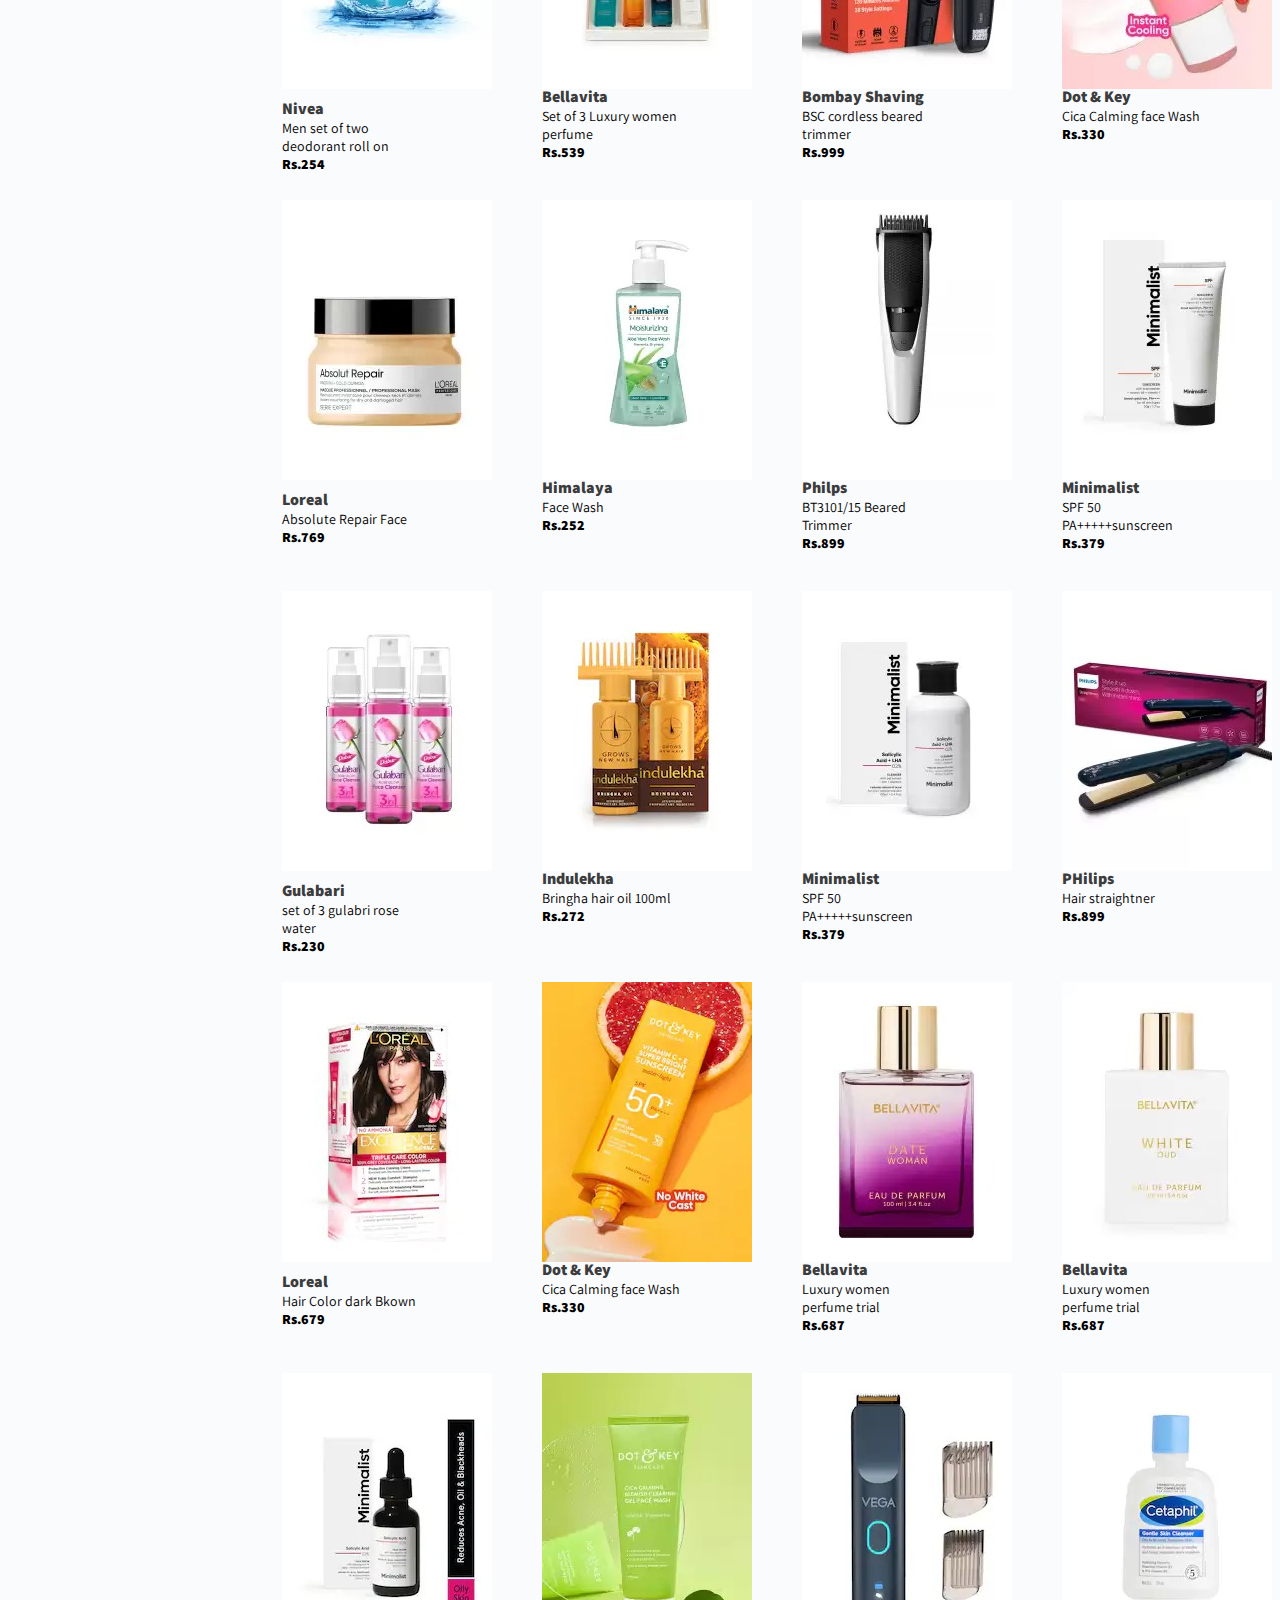
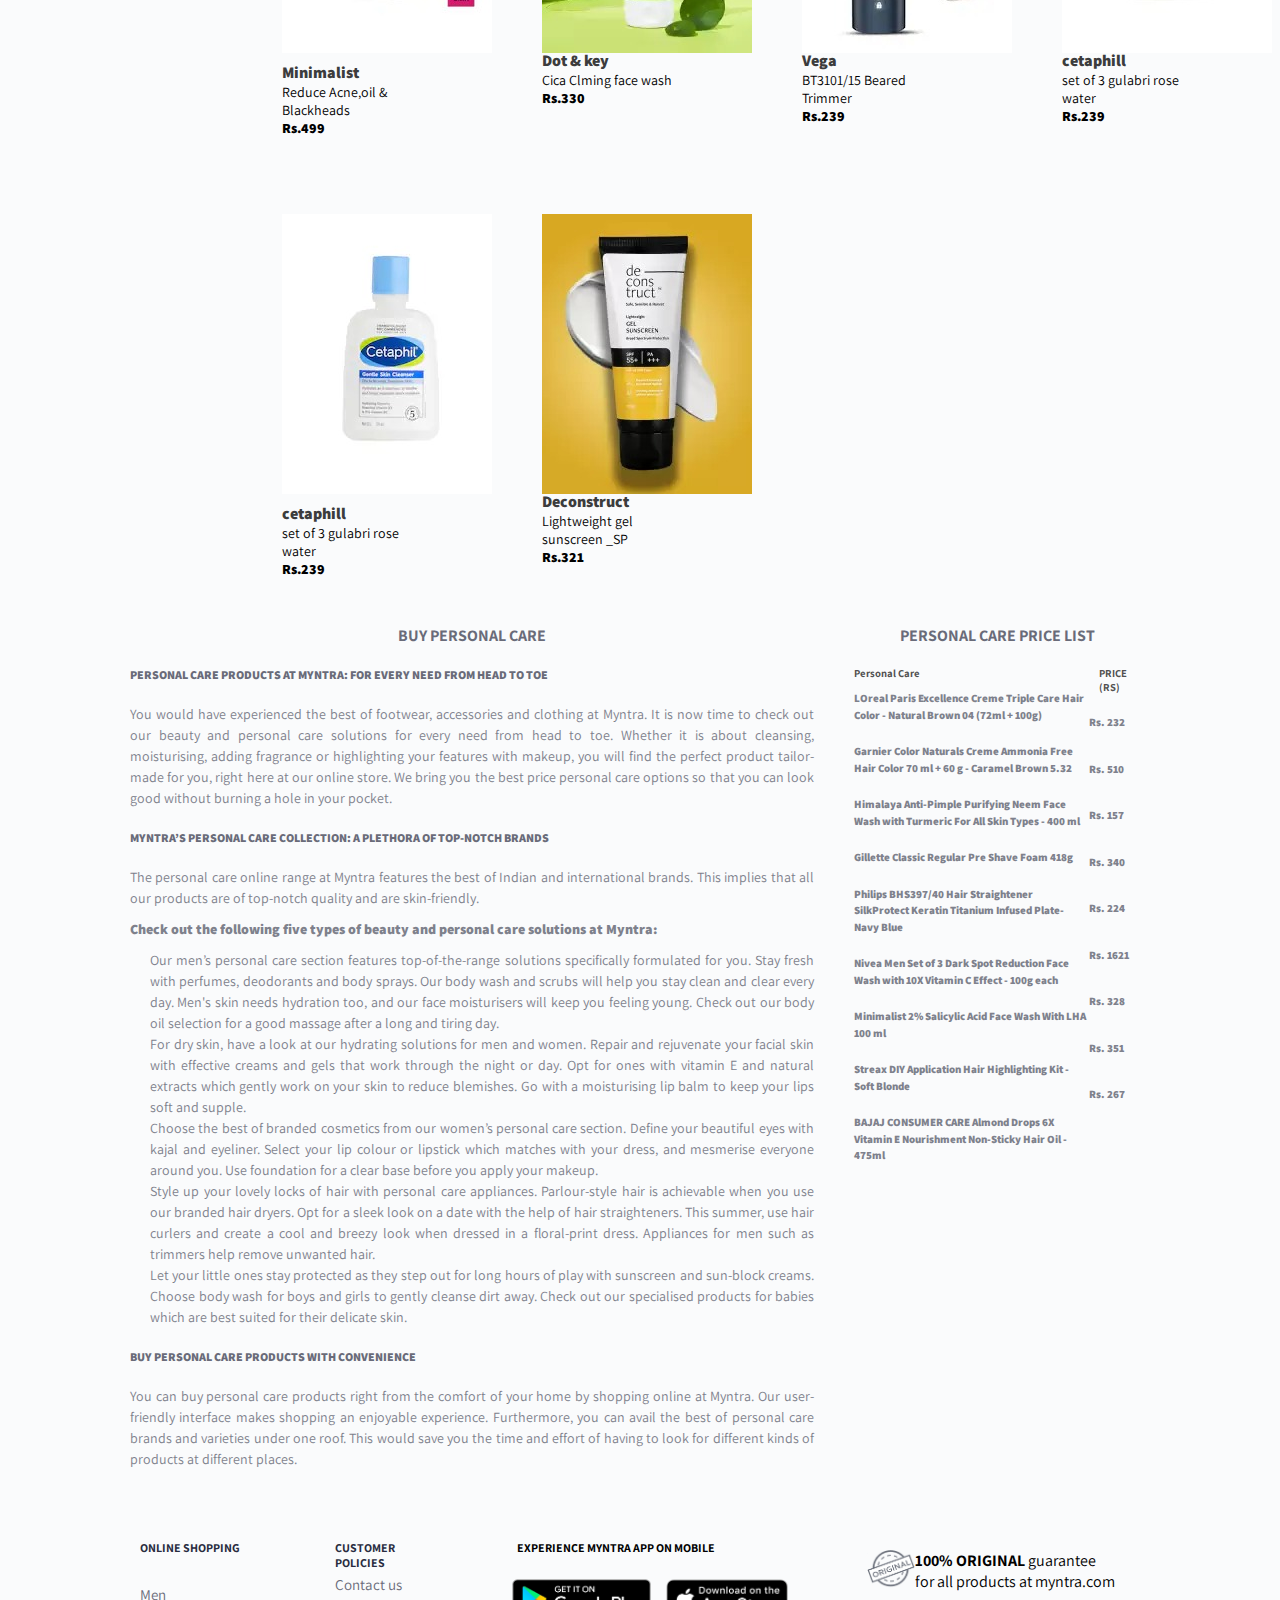
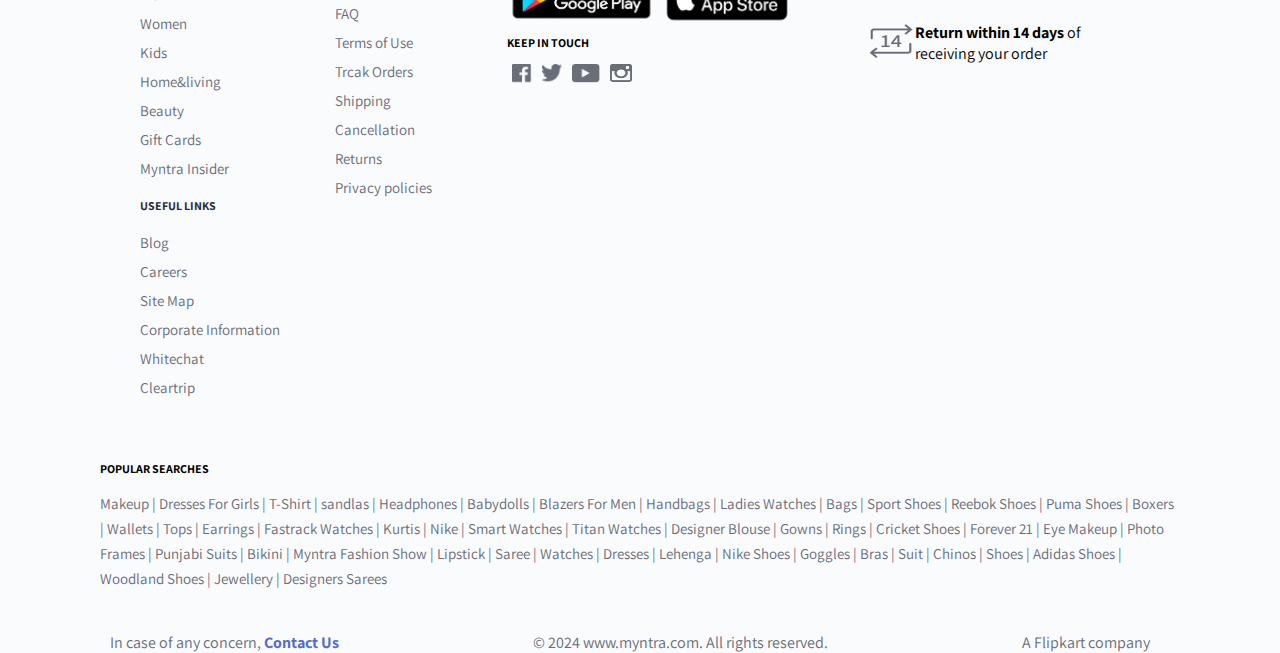
<file: beauty.html>
<html>

<head>

    <title>myntra</title>
    <link rel="stylesheet" href="css/style.css">
    <link href="https://fonts.googleapis.com/css2?family=Assistant:wght@200..800&display=swap" rel="stylesheet">
    <link rel="stylesheet" href="https://cdnjs.cloudflare.com/ajax/libs/font-awesome/6.5.2/css/all.min.css">
    <link href="https://fonts.googleapis.com/css2?family=Assistant:wght@200..800&display=swap" rel="stylesheet">
    <link rel="stylesheet" href="https://cdnjs.cloudflare.com/ajax/libs/font-awesome/6.5.2/css/all.min.css" >
</head>

<body>
    <header>
        <a href="index.html"><div class="for_logo"></div></a>
        <div class="for_nav">
            <ul>

                <li><a href="men.html">Men</a><div class="mega_menu"></div></li>
                <li><a href="">Women</a></li>
                <li><a href="">Kids</a></li>
                <li><a href="home.html">Home&Living</a></li>
                <li><a href="beauty.html">Beauty</a></li>
                <li><a href="">Studio</a></li>
            </ul>
        </div>
        <div class="search">
            <div class="logo"><i class="fa-solid fa-magnifying-glass"></i></div>
            <div class="text">
                <input type="text" placeholder="Search for products, brands and more">
            </div>
        </div>
        <div class="main_icons" style="display: flex;">
            <div class="icons"> <i class="fa-regular fa-user"></i><a href="">Profile</a></div>
            <div class="icons"><i class="fa-regular fa-heart"></i><a href="">Wishlist</a></div>
            <div class="icons"><i class="fa-solid fa-bag-shopping"></i><a href="">Bag</a></div>
        </div>

    </header>
    <div class="personal_care">Home/ <strong>Personal care</strong></div>
    <div class="personalcare"><strong>Personal Care</strong>
        - 102407 items
    </div>
    <div class="filter">
        <div class="filters"><strong>Filters </strong></div>
        <div class="size">
            <div class="bundles">Bundles</div>
            <div class="country">Country of origin</div>
            <div class="size1">Size</div>
        </div>
        <div class="recommended">Sort by: <strong>Recommended<strong></div>
    </div>
    <div class="main_content">
        <div class="left_beauty">
            <div class="first">
                <div class="menbox">
                    <div class="box"></div>
                    <div class="textm">Men</div>
                </div>
                <div class="womenbox">
                    <div class="box"></div>
                    <div class="textw">Women</div>
                </div>
                <div class="boysbox">
                    <div class="box"></div>
                    <div class="textb">Boys</div>
                </div>
                <div class="girlsbox">
                    <div class="box"></div>
                    <div class="textg">Girls</div>
                </div>
            </div>
            <hr>
            <div class="second">
                <div class="categories">
                    <div class="left_category">CATEGORIES</div>
                    <div class="right_search">
                        <div class="logosearch"><i class="fa-solid fa-magnifying-glass"></i></div>
                    </div>
                </div>
                <div class="lipstick">
                    <div class="box1"></div>
                    <div class="textl">Lipstick</div>
                    <div class="quantity">(12207)</div>
                </div>
                <div class="nailpolish">
                    <div class="box2"></div>
                    <div class="textn">Nail Polish</div>
                    <div class="quantity">(10740)</div>
                </div>
                <div class="perfume">
                    <div class="box3"></div>
                    <div class="textp">Perfume</div>
                    <div class="quantity">(4134)</div>
                </div>
                <div class="massage_oil">
                    <div class="box4"></div>
                    <div class="textm">Massage Oil</div>
                    <div class="quantity">(3402)</div>
                </div>
                <div class="Bindi">
                    <div class="box5"></div>
                    <div class="textb">bindi</div>
                    <div class="quantity">(2700)</div>
                </div>
                <div class="face_wash">
                    <div class="box6"></div>
                    <div class="textf">Fash Wash And Cleanser</div>
                    <div class="quantity">(2507)</div>
                </div>
                <div class="serum">
                    <div class="box7"></div>
                    <div class="texts">Serum and Gel</div>
                    <div class="quantity">(2406)</div>
                </div>
                <div class="makeup">
                    <div class="box7"></div>
                    <div class="textm">makeup Combo</div>
                    <div class="quantity">(2305)</div>
                </div>
            </div>
            <hr>
            <div class="third">
                <div class="brand">
                    <div class="leftbrand">Brand</div>
                    <div class="rightsearch"><i class="fa-solid fa-magnifying-glass"></i></div>
                </div>
                <div class="comet">
                    <div class="box8"></div>
                    <div class="textc">Comet Busters</div>
                    <div class="quantity">(2697)</div>
                </div>
                <div class="Perpaa">
                    <div class="box9"></div>
                    <div class="textm">PERPAA</div>
                    <div class="quantity">(2305)</div>
                </div>
                <div class="mi_fashion">
                    <div class="box10"></div>
                    <div class="textm">MI FASHION</div>
                    <div class="quantity">(2305)</div>
                </div>
                <div class="noy">
                    <div class="box11"></div>
                    <div class="textn">NOY</div>
                    <div class="quantity">(2228)</div>
                </div>
                <div class="deve">
                    <div class="box12"></div>
                    <div class="textd">DEVE HERBS</div>
                    <div class="quantity">(1958)</div>
                </div>
                <div class="me_on">
                    <div class="box13"></div>
                    <div class="textm">ME-ON</div>
                    <div class="quantity">(1220)</div>
                </div>
                <div class="menjewell">
                    <div class="box14"></div>
                    <div class="textm">Menjewell</div>
                    <div class="quantity">(1192)</div>
                </div>
                <div class="forfor">
                    <div class="box15"></div>
                    <div class="textm">FORFOR</div>
                    <div class="quantity">(1090)</div>
                </div>
            </div>
            <hr>
            <div class="fourth">
                <div class="price">Price</div>
                <div class="rs_1">
                    <div class="box16"></div>
                   <div class="rs_33">Rs 33 to Rs 11502</div>
                   <div class="quantity">(102215)</div>
                </div>
                <div class="rs_2">
                    <div class="box17"></div>
                    <div class="rs_11502">Rs 11502 to Rs 22971</div>
                    <div class="quantity">(149)</div>
                </div>
                <div class="rs_3">
                    <div class="box18"></div>
                    <div class="rs_22971">Rs 22971 to Rs 34440</div>
                    <div class="quantity">(35)</div>
                 </div>
                 <div class="rs_4">
                    <div class="box19"></div>
                    <div class="rs_34440">Rs 34440 to Rs 45909</div>
                    <div class="quantity">(12)</div>
                 </div>
            </div>
            <hr>
            <div class="fifth">
                <div class="color">Color</div>
                <div class="color_1">
                    <div class="box20"></div>
                    <div class="white">White</div>
                    <div class="quantity">(11987)</div>
                </div>
                <div class="color_2">
                    <div class="box21"></div>
                    <div class="pink">Pink</div>
                    <div class="quantity">(10169)</div>
                </div>
                <div class="color_3">
                    <div class="box22"></div>
                    <div class="multi">Multi</div>
                    <div class="quantity">(8913)</div>
                </div>
                <div class="color_4">
                    <div class="box23"></div>
                    <div class="black">Black</div>
                    <div class="quantity">(8552)</div>
                </div>
                <div class="color_5">
                    <div class="box24"></div>
                    <div class="brown">Brown</div>
                    <div class="quantity">(7475)</div>
                </div>
                <div class="color_6">
                    <div class="box25"></div>
                    <div class="red">Red</div>
                    <div class="quantity">(6413)</div>
                </div>
                <div class="color_7">
                    <div class="box26"></div>
                    <div class="green">Green</div>
                    <div class="quantity">(6011)</div>
                </div>
            </div>
            <hr>
            <div class="sixth">
                <div class="discount">DISCOUNT RANGE</div>
                <div class="first_range">
                    <div class="box"></div>
                    <div class="text_10">10% and above</div>
                </div>
                <div class="second_range">
                    <div class="box"></div>
                    <div class="text_20">20% and above</div>
                </div>
                <div class="third_range">
                    <div class="box"></div>
                    <div class="text_30">30% and above</div>
                </div>
                <div class="fourth_range">
                    <div class="box"></div>
                    <div class="text_40">40% and above</div>
                </div>
                <div class="fifth_range">
                    <div class="box"></div>
                    <div class="text_50">50% and above</div>
                </div>
                <div class="sixth_range">
                    <div class="box"></div>
                    <div class="text_60">60% and above</div>
                </div>
                <div class="seventh_range">
                    <div class="box"></div>
                    <div class="text_70">70% and above</div>
                </div>
                <div class="eighth_range">
                    <div class="box"></div>
                    <div class="text_80">80% and above</div>
                </div>
            </div>
        </div>
        <div class="right_beauty">
            <div class="first_right">
                <div class="image">
                    <div class="beauty_1">
                        <img src="beauty images/img 42.webp" alt="">
                    </div>
                    <div class="information">
                        <div class="name"><strong>Dabur</strong></div>
                        <div class="set">set of 3 gulabri rose water</div>
                        <div class="rs"><strong>Rs.239</strong></div>
                    </div>
                </div>
                <div class="image">
                    <div class="beauty_2">
                        <img src="beauty images/img 41.jpeg" alt="">
                    </div>
                    <div class="information">
                        <div class="name"><strong>cetaphill</strong></div>
                        <div class="set">set of 3 gulabri rose water</div>
                        <div class="rs"><strong>Rs.239</strong></div>
                    </div>
                </div>
                <div class="image">
                    <div class="beauty_3">
                        <img src="beauty images/img 40.jpeg" alt="">
                    </div>
                    <div class="information">
                        <div class="name"><strong>Neutrogena</strong></div>
                        <div class="set">ultra sheer sun block</div>
                        <div class="rs"><strong>Rs.293</strong></div>
                    </div>
                </div>
                <div class="image">
                    <div class="beauty_4">
                        <img src="beauty images/img 39.jpeg" alt="">
                    </div>
                    <div class="information">
                        <div class="name"><strong>Loreal</strong></div>
                        <div class="set">absolute hail reapir</div>
                        <div class="rs"><strong>Rs.565</strong></div>
                    </div>
                </div>
            </div>
            <div class="second_right">
                <div class="image">
                    <div class="beauty_1">
                        <img src="beauty images/img 38.jpeg" alt="">
                    </div>
                    <div class="information">
                        <div class="name"><strong>Wishcare</strong></div>
                        <div class="set">Hair Growth Serum concentration</div>
                        <div class="rs"><strong>Rs.239</strong></div>
                    </div>
                </div>
                <div class="image">
                    <div class="beauty_2">
                        <img src="beauty images/img 37.jpeg" alt="">
                    </div>
                    <div class="information">
                        <div class="name"><strong>Denver</strong></div>
                        <div class="set">Men set of 2 demodorants</div>
                        <div class="rs"><strong>Rs.302</strong></div>
                    </div>
                </div>
                <div class="image">
                    <div class="beauty_3">
                        <img src="beauty images/img 36.jpeg" alt="">
                    </div>
                    <div class="information">
                        <div class="name"><strong>ponds</strong></div>
                        <div class="set">Super Light gel moistuiser</div>
                        <div class="rs"><strong>Rs.204</strong></div>
                    </div>
                </div>
                <div class="image">
                    <div class="beauty_4">
                        <img src="beauty images/img 35.jpeg" alt="">
                    </div>
                    <div class="information">
                        <div class="name"><strong>Be Bodywise</strong></div>
                        <div class="set">Underarm AHA BHA Roll on</div>
                        <div class="rs"><strong>Rs.239</strong></div>
                    </div>
                </div>
            </div>
            <div class="third_right">
                <div class="image">
                    <div class="beauty_1">
                        <img src="beauty images/img 34.jpeg" alt="">
                    </div>
                    <div class="information">
                        <div class="name"><strong>Mininmalist</strong></div>
                        <div class="set">Reduce acne ,Oil & Blackheads</div>
                        <div class="rs"><strong>Rs.499</strong></div>
                    </div>
                </div>
                <div class="image">
                    <div class="beauty_2">
                        <img src="beauty images/img 33.jpeg" alt="">
                    </div>
                    <div class="information">
                        <div class="name"><strong>Dot & Key</strong></div>
                        <div class="set">Cica Calming face Wash</div>
                        <div class="rs"><strong>Rs.330</strong></div>
                    </div>
                </div>
                <div class="image">
                    <div class="beauty_3">
                        <img src="beauty images/img 32.jpeg" alt="">
                    </div>
                    <div class="information">
                        <div class="name"><strong>Bellavita</strong></div>
                        <div class="set">Luxury women perfume trial</div>
                        <div class="rs"><strong>Rs.687</strong></div>
                    </div>
                </div>
                <div class="image">
                    <div class="beauty_4">
                        <img src="beauty images/img 31.jpeg" alt="">
                    </div>
                    <div class="information">
                        <div class="name"><strong>Bellavita</strong></div>
                        <div class="set">Luxury women perfume trial </div>
                        <div class="rs"><strong>Rs.784</strong></div>
                    </div>
                </div>
            </div>
            <div class="fourth_right">
                <div class="image">
                    <div class="beauty_1">
                        <img src="beauty images/img 30.jpeg" alt="">
                    </div>
                    <div class="information">
                        <div class="name"><strong>Nivea</strong></div>
                        <div class="set">Women set of two deodorants</div>
                        <div class="rs"><strong>Rs.258</strong></div>
                    </div>
                </div>
                <div class="image">
                    <div class="beauty_2">
                        <img src="beauty images/img 29.jpeg" alt="">
                    </div>
                    <div class="information">
                        <div class="name"><strong>Stayfree</strong></div>
                        <div class="set">Set of three cottony Regular pads</div>
                        <div class="rs"><strong>Rs.379</strong></div>
                    </div>
                </div>
                <div class="image">
                    <div class="beauty_3">
                        <img src="beauty images/img 28.jpeg" alt="">
                    </div>
                    <div class="information">
                        <div class="name"><strong>Biotique</strong></div>
                        <div class="set">Face cream</div>
                        <div class="rs"><strong>Rs.499</strong></div>
                    </div>
                </div>
                <div class="image">
                    <div class="beauty_4">
                        <img src="beauty images/img 27.jpeg" alt="">
                    </div>
                    <div class="information">
                        <div class="name"><strong>Bellavita</strong></div>
                        <div class="set">Luxury Perfume Trial Pack</div>
                        <div class="rs"><strong>Rs.232</strong></div>
                    </div>
                </div>
            </div>
            <div class="fifth_right">
                <div class="image">
                    <div class="beauty_1">
                        <img src="beauty images/img 26.jpeg" alt="">
                    </div>
                    <div class="information">
                        <div class="name"><strong>Creator</strong></div>
                        <div class="set">men eau de perfume</div>
                        <div class="rs"><strong>Rs.239</strong></div>
                    </div>
                </div>
                <div class="image">
                    <div class="beauty_2">
                        <img src="beauty images/img 25.jpeg" alt="">
                    </div>
                    <div class="information">
                        <div class="name"><strong>BOROPLUS</strong></div>
                        <div class="set">Antiseptic cream</div>
                        <div class="rs"><strong>Rs.239</strong></div>
                    </div>
                </div>
                <div class="image">
                    <div class="beauty_3">
                        <img src="beauty images/img 24.jpeg" alt="">
                    </div>
                    <div class="information">
                        <div class="name"><strong>SKINN</strong></div>
                        <div class="set">Men Raw Eau De Perfume 20ml</div>
                        <div class="rs"><strong>Rs.548</strong></div>
                    </div>
                </div>
                <div class="image">
                    <div class="beauty_4">
                        <img src="beauty images/img 23.jpeg" alt="">
                    </div>
                    <div class="information">
                        <div class="name"><strong>Vega</strong></div>
                        <div class="set">Bt3101/15 Beared trimmer</div>
                        <div class="rs"><strong>Rs.2899</strong></div>
                    </div>
                </div>
            </div>
            <div class="sixth_right">
                <div class="image">
                    <div class="beauty_1">
                        <img src="beauty images/img 22.jpeg" alt="">
                    </div>
                    <div class="information">
                        <div class="name"><strong>aqualogical</strong></div>
                        <div class="set">Glow+dewy sunscreen-50g</div>
                        <div class="rs"><strong>Rs.395</strong></div>
                    </div>
                </div>
                <div class="image">
                    <div class="beauty_2">
                        <img src="beauty images/img 21.jpeg" alt="">
                    </div>
                    <div class="information">
                        <div class="name"><strong>Nivea</strong></div>
                        <div class="set">men 3pcs Dark Spot Face Wash</div>
                        <div class="rs"><strong>Rs.373</strong></div>
                    </div>
                </div>
                <div class="image">
                    <div class="beauty_3">
                        <img src="beauty images/img 20.jpeg" alt="">
                    </div>
                    <div class="information">
                        <div class="name"><strong>Minimalist</strong></div>
                        <div class="set">SPF 50 PA+++++sunscreen</div>
                        <div class="rs"><strong>Rs.379</strong></div>
                    </div>
                </div>
                <div class="image">
                    <div class="beauty_4">
                        <img src="beauty images/img 19.jpeg" alt="">
                    </div>
                    <div class="information">
                        <div class="name"><strong>Love Beauty</strong></div>
                        <div class="set">Love Beauty and planet</div>
                        <div class="rs"><strong>Rs.699</strong></div>
                    </div>
                </div>
            </div>
            <div class="seventh_right">
                <div class="image">
                    <div class="beauty_1">
                        <img src="beauty images/img 18.jpeg" alt="">
                    </div>
                    <div class="information">
                        <div class="name"><strong>Lakme</strong></div>
                        <div class="set">Body cream</div>
                        <div class="rs"><strong>Rs.456</strong></div>
                    </div>
                </div>
                <div class="image">
                    <div class="beauty_2">
                        <img src="beauty images/img 17.jpeg" alt="">
                    </div>
                    <div class="information">
                        <div class="name"><strong>Simple</strong></div>
                        <div class="set">Refreshimg facial wash</div>
                        <div class="rs"><strong>Rs.239</strong></div>
                    </div>
                </div>
                <div class="image">
                    <div class="beauty_3">
                        <img src="beauty images/img 16.jpeg" alt="">
                    </div>
                    <div class="information">
                        <div class="name"><strong>Bellavita</strong></div>
                        <div class="set">Luxury women perfume trial</div>
                        <div class="rs"><strong>Rs.687</strong></div>
                    </div>
                </div>
                <div class="image">
                    <div class="beauty_4">
                        <img src="beauty images/img 15.jpeg" alt="">
                    </div>
                    <div class="information">
                        <div class="name"><strong>SKINN</strong></div>
                        <div class="set">Men Raw Eau De Perfume 20ml</div>
                        <div class="rs"><strong>Rs.548</strong></div>
                    </div>
                </div>
            </div>
            <div class="eighth_right">
                <div class="image">
                    <div class="beauty_1">
                        <img src="beauty images/img 14.jpeg" alt="">
                    </div>
                    <div class="information">
                        <div class="name"><strong>Nivea</strong></div>
                        <div class="set">Men set of two deodorant roll on</div>
                        <div class="rs"><strong>Rs.254</strong></div>
                    </div>
                </div>
                <div class="image">
                    <div class="beauty_2">
                        <img src="beauty images/img 13.jpeg" alt="">
                    </div>
                    <div class="information">
                        <div class="name"><strong>Bellavita</strong></div>
                        <div class="set">Set of 3 Luxury women perfume </div>
                        <div class="rs"><strong>Rs.539</strong></div>
                    </div>
                </div>
                <div class="image">
                    <div class="beauty_3">
                        <img src="beauty images/img 12.jpeg" alt="">
                    </div>
                    <div class="information">
                        <div class="name"><strong>Bombay Shaving</strong></div>
                        <div class="set">BSC cordless beared trimmer</div>
                        <div class="rs"><strong>Rs.999</strong></div>
                    </div>
                </div>
                <div class="image">
                    <div class="beauty_4">
                        <img src="beauty images/img 11.jpeg" alt="">
                    </div>
                    <div class="information">
                        <div class="name"><strong>Dot & Key</strong></div>
                        <div class="set">Cica Calming face Wash</div>
                        <div class="rs"><strong>Rs.330</strong></div>
                    </div>
                </div>
            </div>
            <div class="ninth_right">
                <div class="image">
                    <div class="beauty_1">
                        <img src="beauty images/img 10.jpeg" alt="">
                    </div>
                    <div class="information">
                        <div class="name"><strong>Loreal</strong></div>
                        <div class="set">Absolute Repair Face</div>
                        <div class="rs"><strong>Rs.769</strong></div>
                    </div>
                </div>
                <div class="image">
                    <div class="beauty_2">
                        <img src="beauty images/img 9.jpeg" alt="">
                    </div>
                    <div class="information">
                        <div class="name"><strong>Himalaya</strong></div>
                        <div class="set">Face Wash</div>
                        <div class="rs"><strong>Rs.252</strong></div>
                    </div>
                </div>
                <div class="image">
                    <div class="beauty_3">
                        <img src="beauty images/img 8.jpeg" alt="">
                    </div>
                    <div class="information">
                        <div class="name"><strong>Philps</strong></div>
                        <div class="set">BT3101/15 Beared Trimmer</div>
                        <div class="rs"><strong>Rs.899</strong></div>
                    </div>
                </div>
                <div class="image">
                    <div class="beauty_4">
                        <img src="beauty images/img 7.jpeg" alt="">
                    </div>
                    <div class="information">
                        <div class="name"><strong>Minimalist</strong></div>
                        <div class="set">SPF 50 PA+++++sunscreen</div>
                        <div class="rs"><strong>Rs.379</strong></div>
                    </div>
                </div>
            </div>
            <div class="eleventh_right">
                <div class="image">
                    <div class="beauty_1">
                        <img src="beauty images/img 6.jpeg" alt="">
                    </div>
                    <div class="information">
                        <div class="name"><strong>Gulabari</strong></div>
                        <div class="set">set of 3 gulabri rose water</div>
                        <div class="rs"><strong>Rs.230</strong></div>
                    </div>
                </div>
                <div class="image">
                    <div class="beauty_2">
                        <img src="beauty images/img 5.jpeg" alt="">
                    </div>
                    <div class="information">
                        <div class="name"><strong>Indulekha</strong></div>
                        <div class="set">Bringha hair oil 100ml</div>
                        <div class="rs"><strong>Rs.272</strong></div>
                    </div>
                </div>
                <div class="image">
                    <div class="beauty_3">
                        <img src="beauty images/img 4.jpeg" alt="">
                    </div>
                    <div class="information">
                        <div class="name"><strong>Minimalist</strong></div>
                        <div class="set">SPF 50 PA+++++sunscreen</div>
                        <div class="rs"><strong>Rs.379</strong></div>
                    </div>
                </div>
                <div class="image">
                    <div class="beauty_4">
                        <img src="beauty images/img 3.jpeg" alt="">
                    </div>
                    <div class="information">
                        <div class="name"><strong>PHilips</strong></div>
                        <div class="set">Hair straightner</div>
                        <div class="rs"><strong>Rs.899</strong></div>
                    </div>
                </div>
            </div>
            <div class="twelfth_right">
                <div class="image">
                    <div class="beauty_1">
                        <img src="beauty images/img 2.jpeg" alt="">
                    </div>
                    <div class="information">
                        <div class="name"><strong>Loreal</strong></div>
                        <div class="set">Hair Color dark Bkown</div>
                        <div class="rs"><strong>Rs.679</strong></div>
                    </div>
                </div>
                <div class="image">
                    <div class="beauty_2">
                        <img src="beauty images/img 1.jpeg" alt="">
                    </div>
                    <div class="information">
                        <div class="name"><strong>Dot & Key</strong></div>
                        <div class="set">Cica Calming face Wash</div>
                        <div class="rs"><strong>Rs.330</strong></div>
                    </div>
                </div>
                <div class="image">
                    <div class="beauty_3">
                        <img src="beauty images/img 32.jpeg" alt="">
                    </div>
                    <div class="information">
                        <div class="name"><strong>Bellavita</strong></div>
                        <div class="set">Luxury women perfume trial</div>
                        <div class="rs"><strong>Rs.687</strong></div>
                    </div>
                </div>
                <div class="image">
                    <div class="beauty_4">
                        <img src="beauty images/img 31.jpeg" alt="">
                    </div>
                    <div class="information">
                        <div class="name"><strong>Bellavita</strong></div>
                        <div class="set">Luxury women perfume trial</div>
                        <div class="rs"><strong>Rs.687</strong></div>
                    </div>
                </div>
            </div>
            <div class="thirteen_right">
                <div class="image">
                    <div class="beauty_1">
                        <img src="beauty images/img 34.jpeg" alt="">
                    </div>
                    <div class="information">
                        <div class="name"><strong>Minimalist</strong></div>
                        <div class="set">Reduce Acne,oil & Blackheads</div>
                        <div class="rs"><strong>Rs.499</strong></div>
                    </div>
                </div>
                <div class="image">
                    <div class="beauty_2">
                        <img src="beauty images/img 33.jpeg" alt="">
                    </div>
                    <div class="information">
                        <div class="name"><strong>Dot & key</strong></div>
                        <div class="set">Cica Clming face wash</div>
                        <div class="rs"><strong>Rs.330</strong></div>
                    </div>
                </div>
                <div class="image">
                    <div class="beauty_3">
                        <img src="beauty images/img 23.jpeg" alt="">
                    </div>
                    <div class="information">
                        <div class="name"><strong>Vega</strong></div>
                        <div class="set">BT3101/15 Beared Trimmer</div>
                        <div class="rs"><strong>Rs.239</strong></div>
                    </div>
                </div>
                <div class="image">
                    <div class="beauty_4">
                        <img src="beauty images/img 41.jpeg" alt="">
                    </div>
                    <div class="information">
                        <div class="name"><strong>cetaphill</strong></div>
                        <div class="set">set of 3 gulabri rose water</div>
                        <div class="rs"><strong>Rs.239</strong></div>
                    </div>
                </div>
            </div>
            <div class="thirteen_right">
                <div class="image">
                    <div class="beauty_1">
                        <img src="beauty images/img 41.jpeg" alt="">
                    </div>
                    <div class="information">
                        <div class="name"><strong>cetaphill</strong></div>
                        <div class="set">set of 3 gulabri rose water</div>
                        <div class="rs"><strong>Rs.239</strong></div>
                    </div>
                </div>
                <div class="image">
                    <div class="beauty_2">
                        <img src="beauty images/img 39 (2).jpeg" alt="">
                    </div>
                    <div class="information">
                        <div class="name"><strong>Deconstruct</strong></div>
                        <div class="set">Lightweight gel sunscreen _SP</div>
                        <div class="rs"><strong>Rs.321</strong></div>
                    </div>
                </div>
            </div>
        </div>
    </div>
    
    <div class="personal_buy">
        <div class="personal_buy1">
            <div class="personal_buy1h">BUY PERSONAL CARE</div>
            <div class="personal_buy1h2"><strong> PERSONAL CARE PRODUCTS AT MYNTRA: FOR EVERY NEED FROM HEAD TO TOE</strong>
            </div>
            <div class="personal_buy1c">You would have experienced the best of footwear, accessories and clothing at
                Myntra. It is now time to check out our beauty and personal care solutions for every need from head to
                toe. Whether it is about cleansing, moisturising, adding fragrance or highlighting your features with
                makeup, you will find the perfect product tailor-made for you, right here at our online store. We bring
                you the best price personal care options so that you can look good without burning a hole in your
                pocket.</div>
            <div class="personal_buy1h2">MYNTRA’S PERSONAL CARE COLLECTION: A PLETHORA OF TOP-NOTCH BRANDS
            </div>
            <div class="personal_buy1c">The personal care online range at Myntra features the best of Indian and
                international brands. This implies that all our products are of top-notch quality and are skin-friendly.
            </div>
            <div class="personal_buy1content">Check out the following five types of beauty and personal care solutions
                at Myntra:</div>
            <div class="personal_buy1c">
                <ol>
                    <li>Our men’s personal care section features top-of-the-range solutions specifically formulated for
                        you. Stay fresh with perfumes, deodorants and body sprays. Our body wash and scrubs will help
                        you stay clean and clear every day. Men's skin needs hydration too, and our face moisturisers
                        will keep you feeling young. Check out our body oil selection for a good massage after a long
                        and tiring day.</li>
                    <li>For dry skin, have a look at our hydrating solutions for men and women. Repair and rejuvenate
                        your facial skin with effective creams and gels that work through the night or day. Opt for ones
                        with vitamin E and natural extracts which gently work on your skin to reduce blemishes. Go with
                        a moisturising lip balm to keep your lips soft and supple.</li>
                    <li>Choose the best of branded cosmetics from our women’s personal care section. Define your
                        beautiful eyes with kajal and eyeliner. Select your lip colour or lipstick which matches with
                        your dress, and mesmerise everyone around you. Use foundation for a clear base before you apply
                        your makeup.</li>
                    <li>Style up your lovely locks of hair with personal care appliances. Parlour-style hair is
                        achievable when you use our branded hair dryers. Opt for a sleek look on a date with the help of
                        hair straighteners. This summer, use hair curlers and create a cool and breezy look when dressed
                        in a floral-print dress. Appliances for men such as trimmers help remove unwanted hair.</li>
                    <li>Let your little ones stay protected as they step out for long hours of play with sunscreen and
                        sun-block creams. Choose body wash for boys and girls to gently cleanse dirt away. Check out our
                        specialised products for babies which are best suited for their delicate skin.</li>
                </ol>
            </div>
            <div class="personal_buy1h2">BUY PERSONAL CARE PRODUCTS WITH CONVENIENCE
            </div>
            <div class="personal_buy1c">You can buy personal care products right from the comfort of your home by
                shopping online at Myntra. Our user-friendly interface makes shopping an enjoyable experience.
                Furthermore, you can avail the best of personal care brands and varieties under one roof. This would
                save you the time and effort of having to look for different kinds of products at different places.
            </div>
        </div>
        <div class="personal_buy2">
            <div class="personal_buy1h">PERSONAL CARE PRICE LIST</div>
            <div class="personal_buy2part">
                <div class="personal_buy2part1">
                    <h6>Personal Care</h6>
                    <div class="personal_buy1content2">LOreal Paris Excellence Creme Triple Care Hair Color - Natural
                        Brown 04 (72ml + 100g)</div>
                    <div class="personal_buy1content2">Garnier Color Naturals Creme Ammonia Free Hair Color 70 ml + 60 g
                        - Caramel Brown 5.32</div>
                    <div class="personal_buy1content2">Himalaya Anti-Pimple Purifying Neem Face Wash with Turmeric For
                        All Skin Types - 400 ml</div>
                    <div class="personal_buy1content2">Gillette Classic Regular Pre Shave Foam 418g</div>
                    <div class="personal_buy1content2">Philips BHS397/40 Hair Straightener SilkProtect Keratin Titanium
                        Infused Plate-Navy Blue</div>
                    <div class="personal_buy1content2">Nivea Men Set of 3 Dark Spot Reduction Face Wash with 10X Vitamin
                        C Effect - 100g each</div>
                    <div class="personal_buy1content2">Minimalist 2% Salicylic Acid Face Wash With LHA 100 ml</div>
                    <div class="personal_buy1content2">Streax DIY Application Hair Highlighting Kit - Soft Blonde</div>
                    <div class="personal_buy1content2">BAJAJ CONSUMER CARE Almond Drops 6X Vitamin E Nourishment
                        Non-Sticky Hair Oil - 475ml</div>
                </div>

                <div class="personal_buy2part2">
                    <div class="personal_buy2part1">
                        <h6> PRICE (RS)</h6>
                    </div>
                    <div class="personal_buy1content21">Rs. 232</div>
                    <div class="personal_buy1content21">Rs. 510</div>
                    <div class="personal_buy1content21">Rs. 157</div>
                    <div class="personal_buy1content21">Rs. 340</div>
                    <div class="personal_buy1content21">Rs. 224</div>
                    <div class="personal_buy1content21">Rs. 1621</div>
                    <div class="personal_buy1content21">Rs. 328</div>
                    <div class="personal_buy1content21">Rs. 351</div>
                    <div class="personal_buy1content21">Rs. 267</div>
                </div>
            </div>
        </div>
        
    </div>
    <div class="desktop">
        <div class="shopping">
            <div class="head1">ONLINE SHOPPING</div>
            <div class="online_shopping">
                <ul>
                    <li>Men</li>
                    <li>Women</li>
                    <li>Kids</li>
                    <li>Home&living</li>
                    <li>Beauty</li>
                    <li>Gift Cards</li>
                    <li>Myntra Insider</li>
                </ul>
            </div>
            <div class="links">
                <div class="usefullinks">USEFUL LINKS</div>
                <div class="linksname">
                    <ul>
                        <li>Blog</li>
                        <li>Careers</li>
                        <li>Site Map</li>
                        <li>Corporate Information</li>
                        <li>Whitechat</li>
                        <li>Cleartrip</li>
                    </ul>
                </div>
            </div>
        </div>
        <div class="policies">
            <div class="head2">CUSTOMER POLICIES</div>
            <div class="customer_policies">
                <ul>
                    <li>Contact us</li>
                    <li>FAQ</li>
                    <li>Terms of Use</li>
                    <li>Trcak Orders</li>
                    <li>Shipping</li>
                    <li>Cancellation</li>
                    <li>Returns</li>
                    <li>Privacy policies</li>
                </ul>
            </div>
        </div>
        <div class="on_mobile">
            <div class="experience">EXPERIENCE MYNTRA APP ON MOBILE</div>
            <div class="pictures">
                <div class="image1">
                    <a href="image`"> <img
                            src="./images/80cc455a-92d2-4b5c-a038-7da0d92af33f1539674178924-google_play.png"></a>
                </div>
                <div class="image2">
                    <a href="image2"> <img
                            src="./images/bc5e11ad-0250-420a-ac71-115a57ca35d51539674178941-apple_store.png"></a>
                </div>
            </div>
            <div class="text4">KEEP IN TOUCH</div>
            <div class="social_links">
                <div class="facebook">
                    <a href="https://www.facebook.com/myntra"> <img
                            src="./images/d2bec182-bef5-4fab-ade0-034d21ec82e31574604275433-fb.png"> </a>
                </div>
                <div class="twitter">
                    <a href="https://x.com/myntra"> <img
                            src="./images/f10bc513-c5a4-490c-9a9c-eb7a3cc8252b1574604275383-twitter.png"> </a>
                </div>
                <div class="youtube">
                    <a href="https://www.youtube.com/user/myntradotcom"> <img
                            src="./images/a7e3c86e-566a-44a6-a733-179389dd87111574604275355-yt.png"></a>
                </div>
                <div class="instagram">
                    <a href="https://www.instagram.com/myntra/"> <img
                            src="./images/b4fcca19-5fc1-4199-93ca-4cae3210ef7f1574604275408-insta.png"></a>
                </div>
            </div>
        </div>
        <div class="promises">
            <div class="guarantee">
                <div class="image3">
                    <img src="./images/6c3306ca-1efa-4a27-8769-3b69d16948741574602902452-original.png" alt="">
                </div>
                <div class="text5"> <strong>100% ORIGINAL</strong>
                    guarantee for all products at myntra.com </div>
            </div>
            <div class="return">
                <div class="image4">
                    <img src="./images/becb1b16-86cc-4e78-bdc7-7801c17947831684737106127-Return-Window-image.png"
                        alt="">
                </div>
                <div class="text6_return"><strong>Return within 14 days</strong>
                    of receiving your order</div>
            </div>
        </div>
    </div>
    <div class="searches">
        <div class="main_heading">POPULAR SEARCHES</div>
        <div class="products">
            <a href="">Makeup</a>
            <a href=""> | Dresses For Girls</a>
            <a href=""> | T-Shirt</a>
            <a href=""> | sandlas</a>
            <a href=""> | Headphones</a>
            <a href=""> | Babydolls</a>
            <a href=""> | Blazers For Men</a>
            <a href=""> | Handbags</a>
            <a href=""> | Ladies Watches</a>
            <a href=""> | Bags</a>
            <a href=""> | Sport Shoes</a>
            <a href=""> | Reebok Shoes</a>
            <a href=""> | Puma Shoes</a>
            <a href=""> | Boxers</a>
            <a href=""> | Wallets</a>
            <a href=""> | Tops</a>
            <a href=""> | Earrings</a>
            <a href=""> | Fastrack Watches</a>
            <a href=""> | Kurtis</a>
            <a href=""> | Nike</a>
            <a href=""> | Smart Watches</a>
            <a href=""> | Titan Watches</a>
            <a href=""> | Designer Blouse</a>
            <a href=""> | Gowns</a>
            <a href=""> | Rings</a>
            <a href=""> | Cricket Shoes</a>
            <a href=""> | Forever 21</a>
            <a href=""> | Eye Makeup</a>
            <a href=""> | Photo Frames</a>
            <a href=""> | Punjabi Suits</a>
            <a href=""> | Bikini</a>
            <a href=""> | Myntra Fashion Show</a>
            <a href=""> | Lipstick</a>
            <a href=""> | Saree</a>
            <a href=""> | Watches</a>
            <a href=""> | Dresses</a>
            <a href=""> | Lehenga</a>
            <a href=""> | Nike Shoes</a>
            <a href=""> | Goggles</a>
            <a href=""> | Bras</a>
            <a href=""> | Suit</a>
            <a href=""> | Chinos</a>
            <a href=""> | Shoes</a>
            <a href=""> | Adidas Shoes</a>
            <a href=""> | Woodland Shoes</a>
            <a href=""> | Jewellery</a>
            <a href=""> | Designers Sarees</a>
            
        </div>
    </div>
    <div class="desktop-fInfoSection">
        <div class="desktop-contact">In case of any concern, <a href="/contactus" > Contact Us </a></div>
        <div class="desktop-copywrite" >© 2024 www.myntra.com. All rights reserved.</div>
        <div class="desktop-flipkartCompany" ><a href="https://www.flipkart.com/" > A Flipkart company </a></div>
    </div>
</body>
</html
</file>
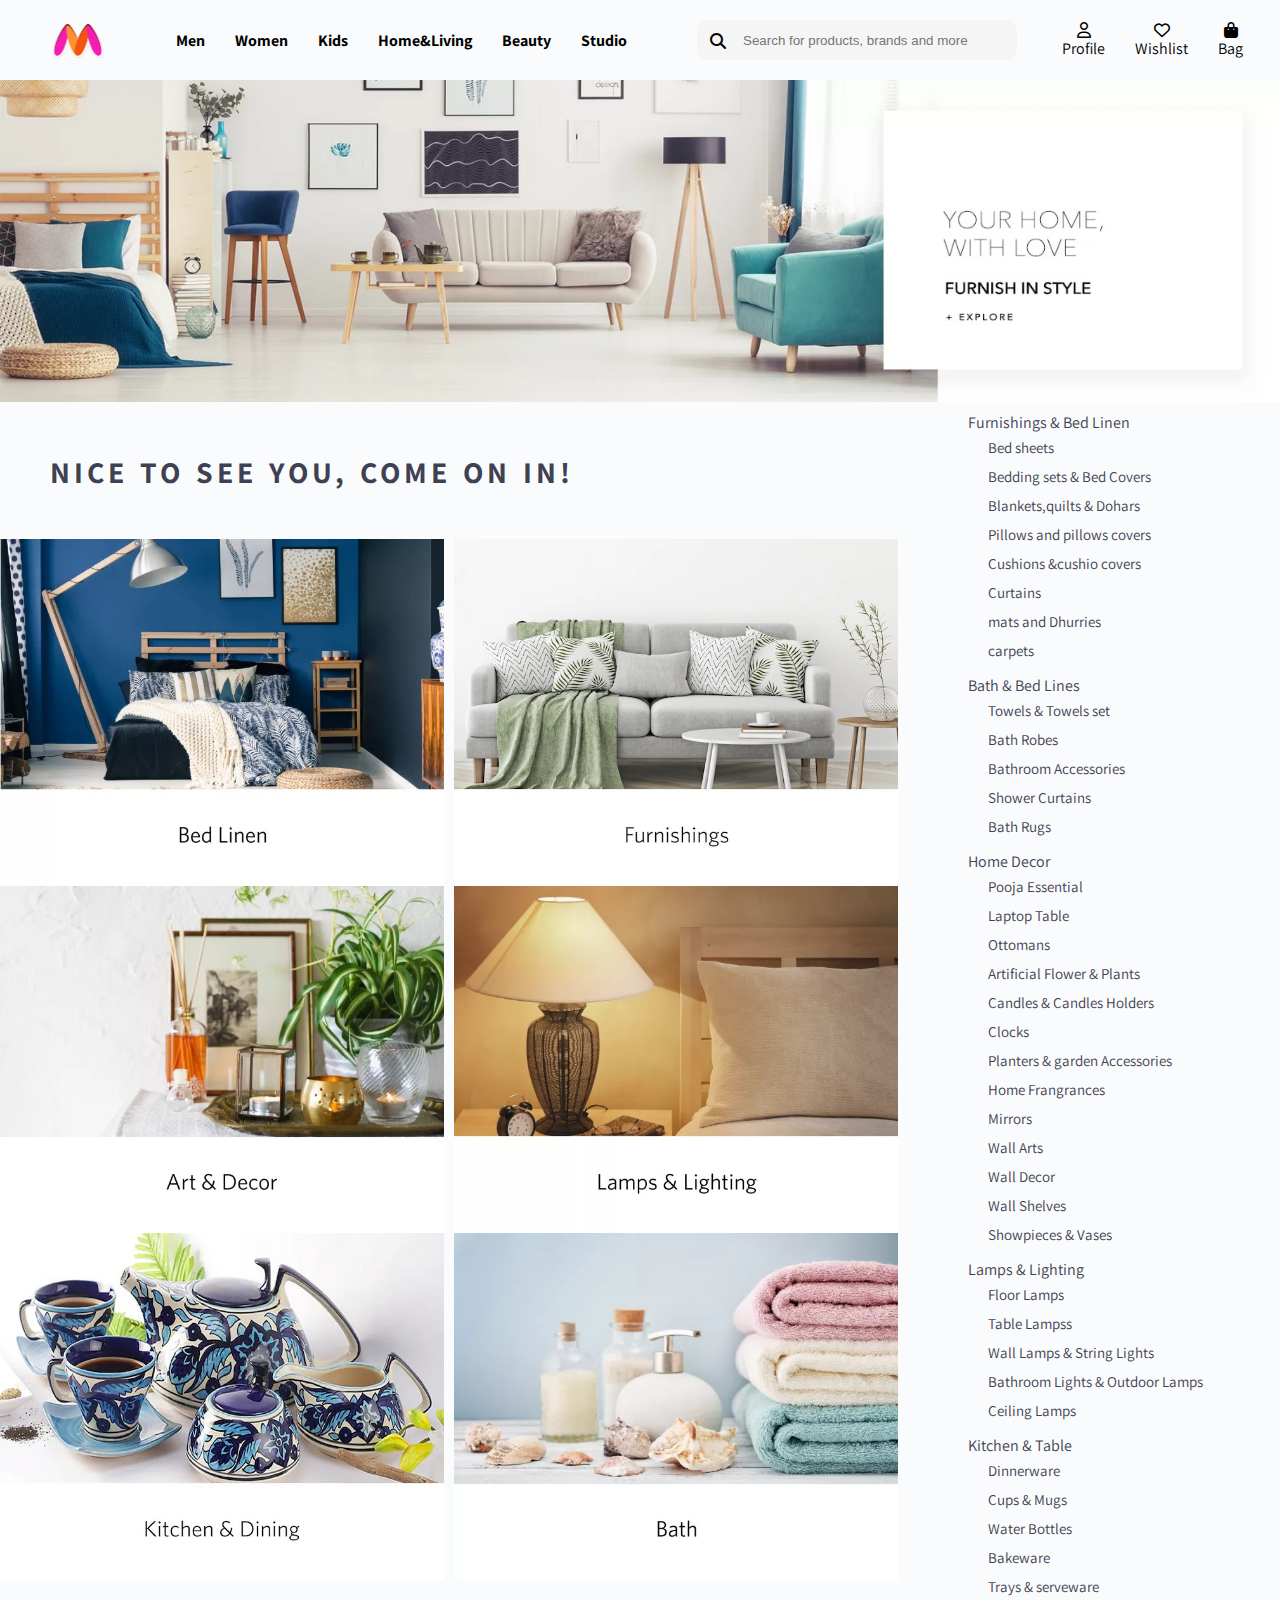
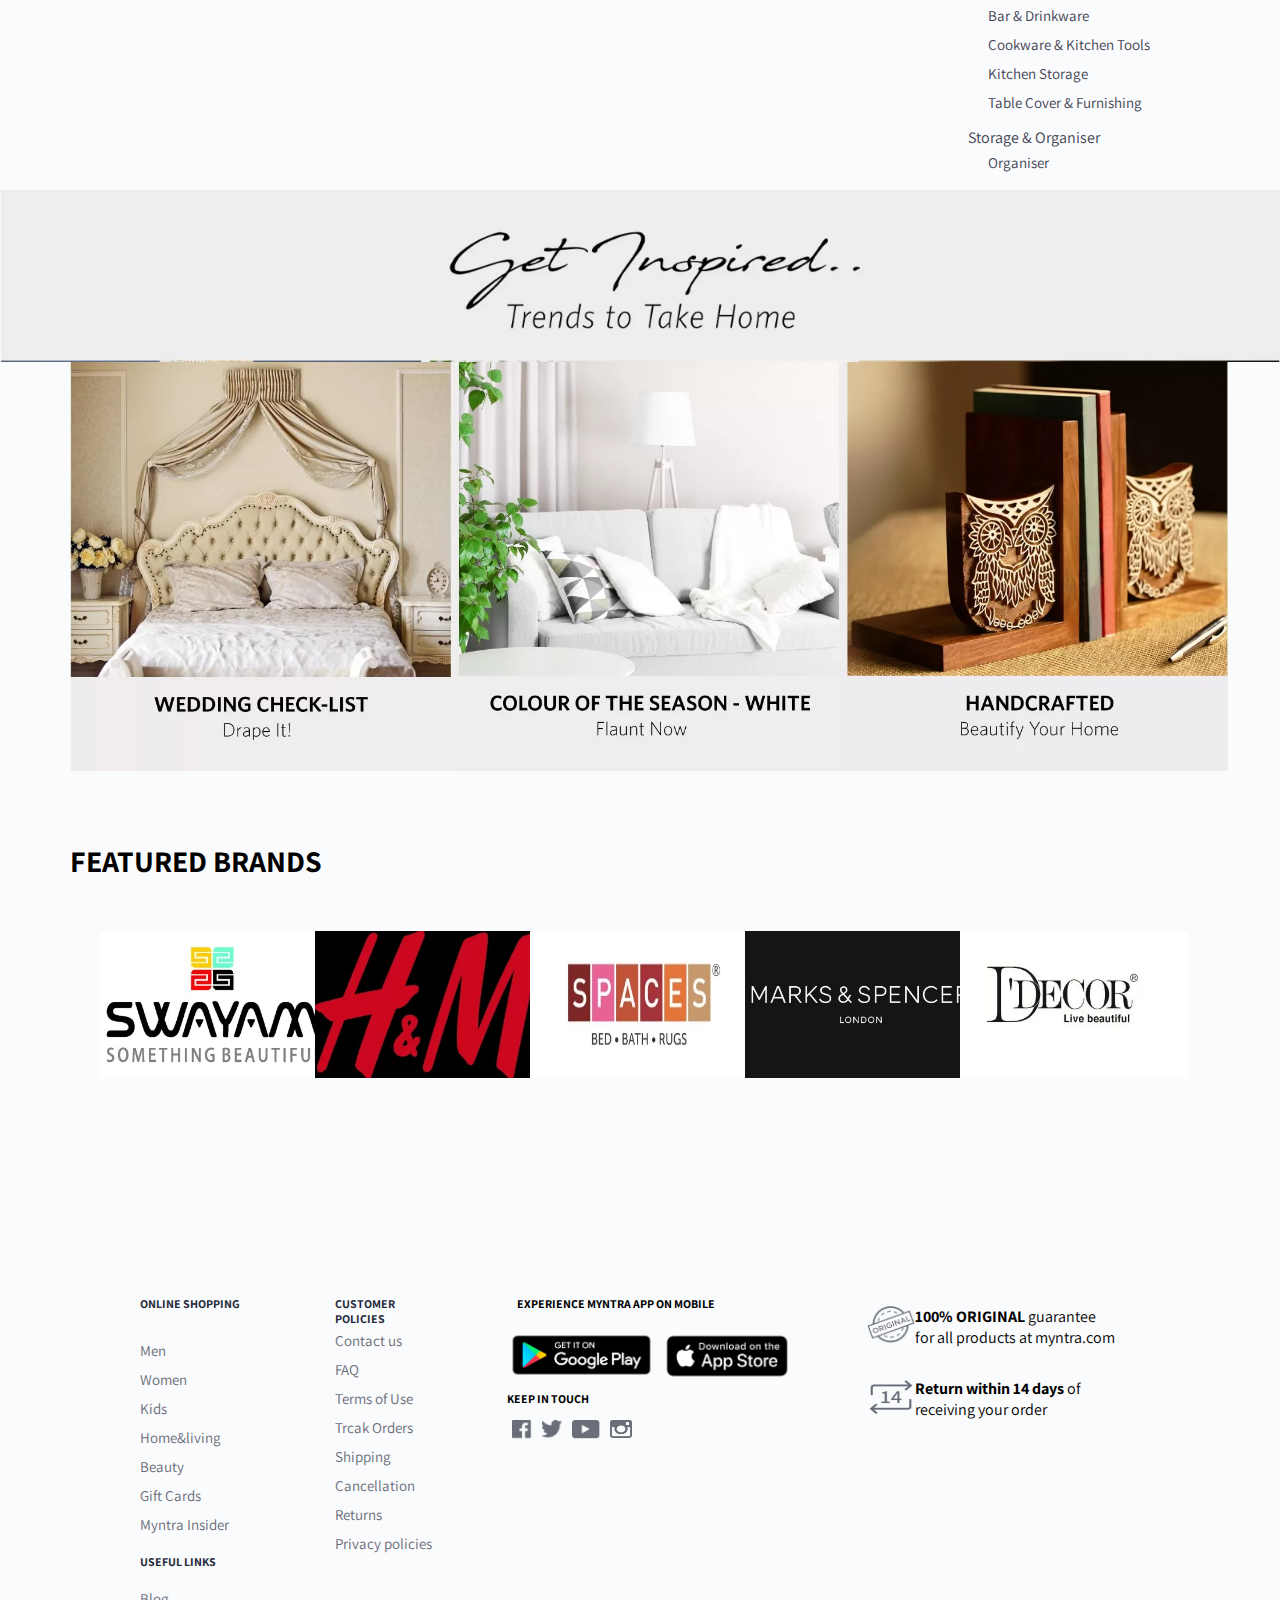
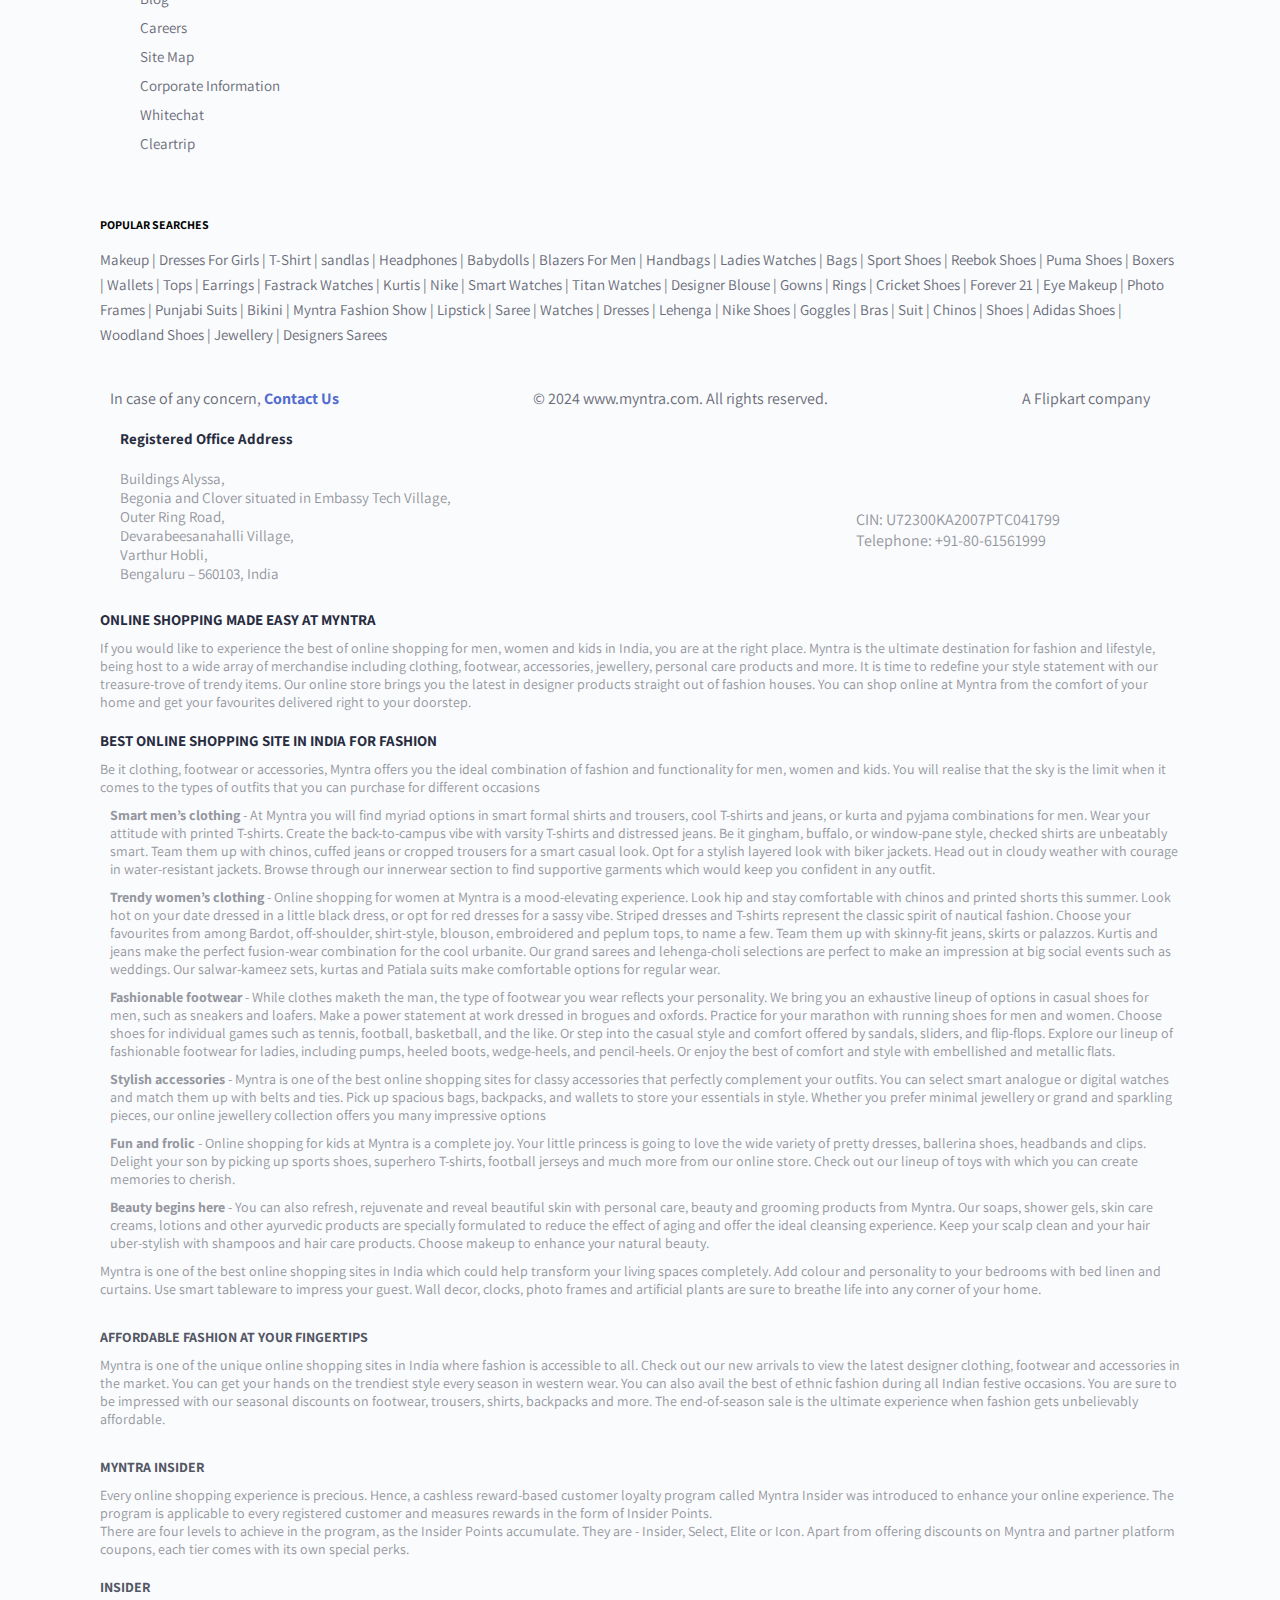
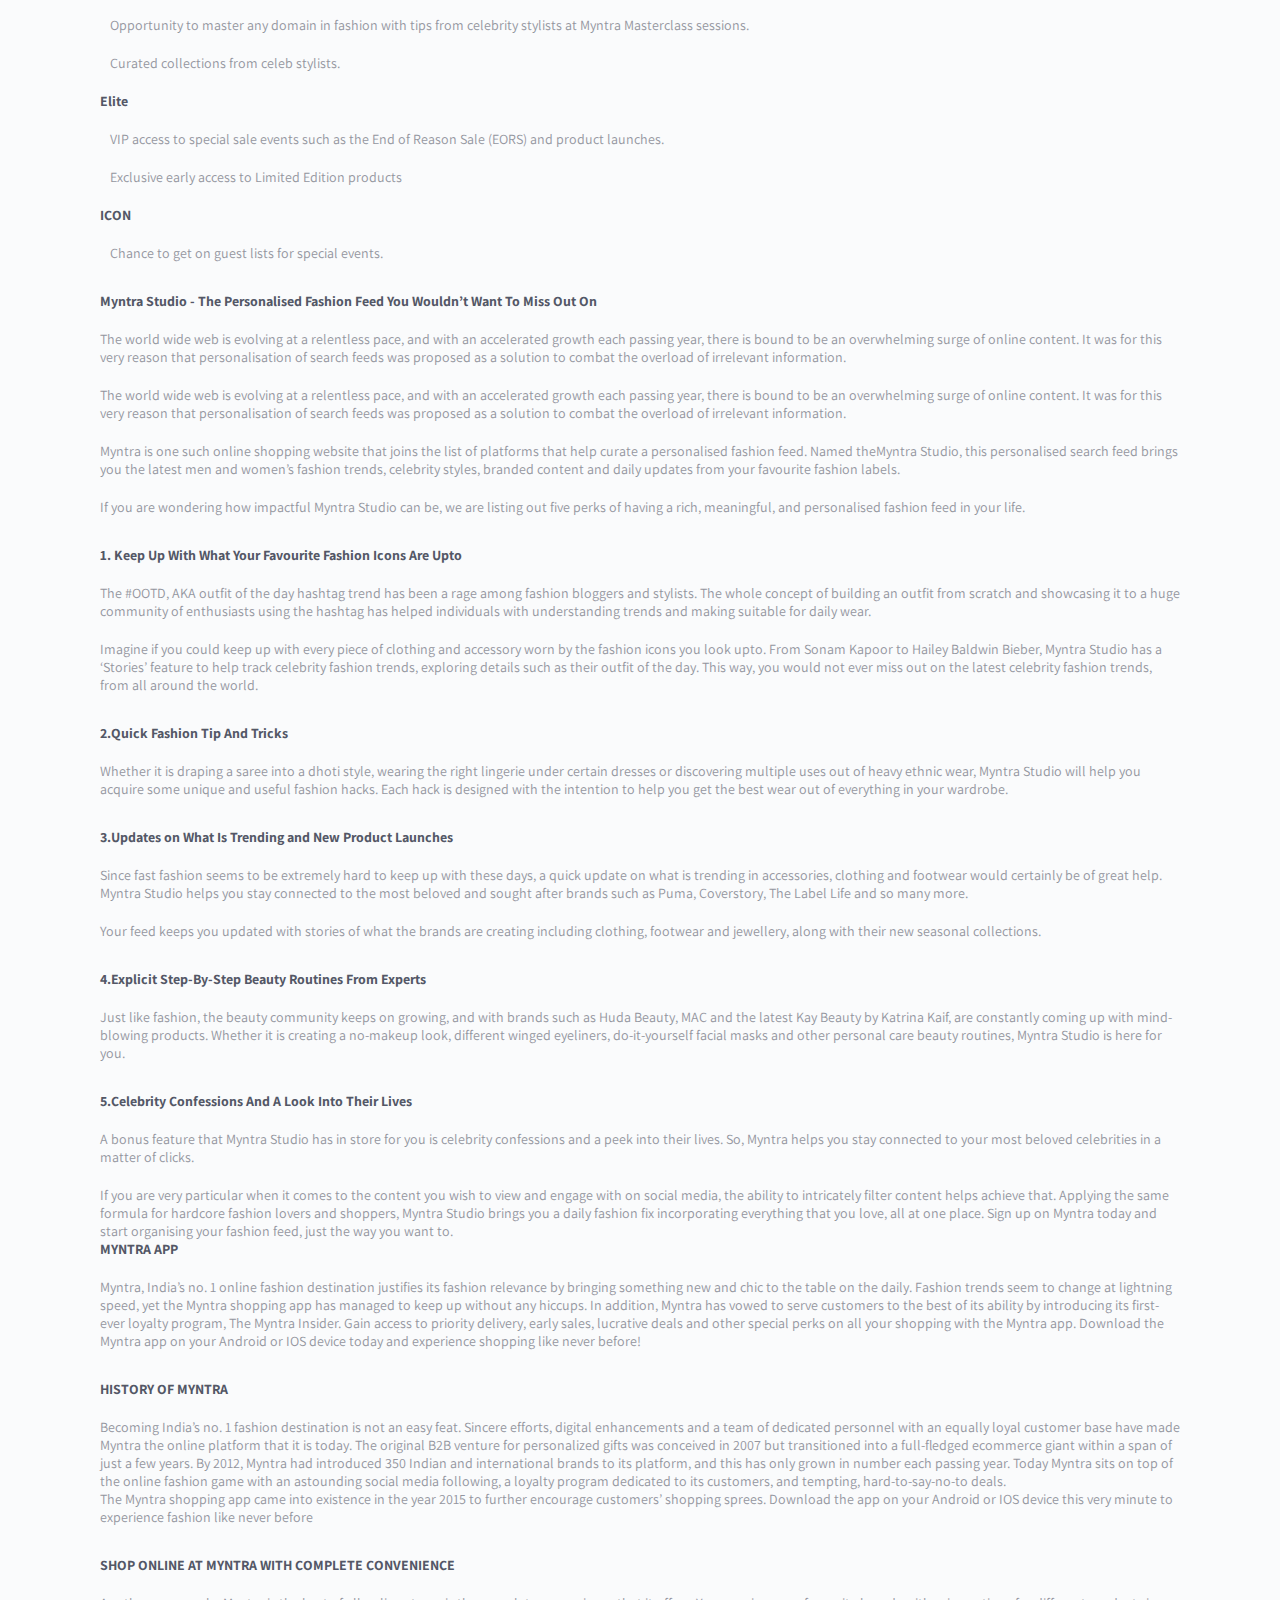
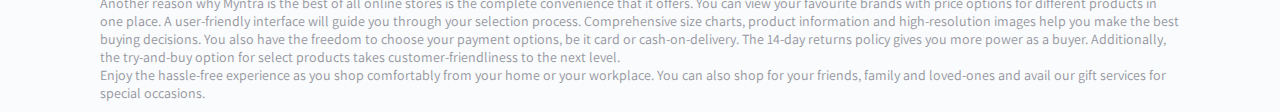
<file: home.html>
<html>
<head>
    <title>home</title>
    <link rel="stylesheet" href="css/style.css">
    <link href="https://fonts.googleapis.com/css2?family=Assistant:wght@200..800&display=swap" rel="stylesheet">
    <link rel="stylesheet" href="https://cdnjs.cloudflare.com/ajax/libs/font-awesome/6.5.2/css/all.min.css">
    <link href="https://fonts.googleapis.com/css2?family=Assistant:wght@200..800&display=swap" rel="stylesheet">
    <link href="https://fonts.googleapis.com/css2?family=Assistant:wght@200..800&display=swap" rel="stylesheet">
</head>
<body>
    <header>
        <a href="index.html"><div class="for_logo"></div></a>
        <div class="for_nav">
            <ul>

                <li><a href="men.html">Men</a><div class="mega_menu"></div></li>
                <li><a href="">Women</a></li>
                <li><a href="">Kids</a></li>
                <li><a href="home.html">Home&Living</a></li>
                <li><a href="beauty.html">Beauty</a></li>
                <li><a href="">Studio</a></li>
            </ul>
        </div>
        <div class="search">
            <div class="logo"><i class="fa-solid fa-magnifying-glass"></i></div>
            <div class="text">
                <input type="text" placeholder="Search for products, brands and more">
            </div>
        </div>
        <div class="main_icons" style="display: flex;">
            <div class="icons"> <i class="fa-regular fa-user"></i><a href="">Profile</a></div>
            <div class="icons"><i class="fa-regular fa-heart"></i><a href="">Wishlist</a></div>
            <div class="icons"><i class="fa-solid fa-bag-shopping"></i><a href="">Bag</a></div>
        </div>

    </header>
    <div class="main_images">
        <div class="photo">
           <img src="photos/home.jpeg" style="width: 1300px; height: 322px;">
        </div>
    </div>
    <div class="living">
        <div class="left_home">
            <div class="medal_text">NICE TO SEE YOU, COME ON IN!</div>
            <div class="living_images">
                <div class="img">
                       <img src="photos/img 40.jpeg" style="width: 444px; height: 347px;">
                    
                </div>
                <div class="img">
                    <img src="photos/img 41.jpeg" style="width: 444px; height: 347px;">
                </div> 
            </div>
           
            <div class="living_images">
                <div class="img">
                    <img src="photos/img 42.jpeg" style="width: 444px; height: 347px;">
                </div> 
                <div class="img">
                    <img src="photos/img 43.jpeg" style="width: 444px; height: 347px;">
                </div>
            </div>
            <div class="living_images">
                <div class="img">
                    <img src="photos/img 44.jpeg" style="width: 444px; height: 347px;">
                </div>
                 <div class="img">
                    <img src="photos/img 45.jpeg" style="width: 444px; height: 347px;">
                </div>
            </div>
    
        </div>
        <div class="right_home">
            <div class="living_text">
               <div class="living_head">Furnishings & Bed Linen</div>
                <div class="living_text_li">
                    <ul>
                        <li><a href="">Bed sheets</a></li>
                        <li><a href="">Bedding sets & Bed Covers</a></li>
                        <li><a href="">Blankets,quilts & Dohars </a></li>
                        <li><a href="">Pillows and pillows covers</a></li>
                        <li><a href="">Cushions &cushio covers</a></li>
                        <li><a href="">Curtains</a></li>
                        <li><a href="">mats and Dhurries</a></li>
                        <li><a href="">carpets</a></li>
                    </ul>
                </div>
            </div>
            <div class="living_text">
                <div class="living_head">Bath & Bed Lines</div>
                 <div class="living_text_li">
                     <ul>
                         <li><a href="">Towels & Towels set</a></li>
                         <li><a href="">Bath Robes</a></li>
                         <li><a href="">Bathroom Accessories </a></li>
                         <li><a href="">Shower Curtains</a></li>
                         <li><a href="">Bath Rugs</a></li>
                     </ul>
                 </div>
            </div>
            <div class="living_text">
                <div class="living_head">Home Decor</div>
                 <div class="living_text_li">
                     <ul>
                         <li><a href="">Pooja Essential</a></li>
                         <li><a href="">Laptop Table</a></li>
                         <li><a href="">Ottomans </a></li>
                         <li><a href="">Artificial Flower & Plants</a></li>
                         <li><a href="">Candles & Candles Holders</a></li>
                         <li><a href="">Clocks</a></li>
                         <li><a href="">Planters & garden Accessories</a></li>
                         <li><a href="">Home Frangrances</a></li>
                         <li><a href="">Mirrors</a></li>
                         <li><a href="">Wall Arts</a></li>
                         <li><a href="">Wall Decor</a></li>
                         <li><a href="">Wall Shelves</a></li>
                         <li><a href="">Showpieces & Vases</a></li>
                     </ul>
                 </div>
            </div>
            <div class="living_text">
                <div class="living_head">Lamps & Lighting</div>
                 <div class="living_text_li">
                     <ul>
                         <li><a href="">Floor Lamps</a></li>
                         <li><a href="">Table Lampss</a></li>
                         <li><a href="">Wall Lamps & String Lights</a></li>
                         <li><a href="">Bathroom Lights & Outdoor Lamps</a></li>
                         <li><a href="">Ceiling Lamps</a></li>
                     </ul>
                 </div>
            </div>
            <div class="living_text">
                <div class="living_head">Kitchen & Table</div>
                 <div class="living_text_li">
                     <ul>
                         <li><a href="">Dinnerware</a></li>
                         <li><a href="">Cups & Mugs</a></li>
                         <li><a href="">Water Bottles</a></li>
                         <li><a href="">Bakeware</a></li>
                         <li><a href="">Trays & serveware </a></li>
                         <li><a href="">Bar & Drinkware</a></li>
                         <li><a href="">Cookware & Kitchen Tools</a></li>
                         <li><a href="">Kitchen Storage</a></li>
                         <li><a href="">Table Cover & Furnishing</a></li>
                     </ul>
                 </div>
            </div>
            <div class="living_text">
                <div class="living_head">Storage & Organiser</div>
                <div class="living_text_li">
                     <ul>
                         <li><a href="">Organiser</a></li>
                     </ul>
                </div>
            </div>
        </div>     
    </div>
    <div class="inspired">
        <img src="photos/img 46.jpeg" style="width: 100%; ">
    </div>
    <div class="home_decor">
        <div class="img">
            <img src="photos/img 51.jpeg" style="width: 386px; height: 409px;">
        </div>
        <div class="img">
            <img src="photos/img 53.jpeg" style="width: 386px; height: 409px;">
        </div>
        <div class="img">
            <img src="photos/img 47.jpeg"style="width: 386px; height: 409px;">
        </div>
    </div>
    <div class="feature">FEATURED BRANDS</div>
    <div class="featured">
        <div class="items">
            <img src="photos/img 54.jpeg" style="width: 228px; height: 147px;">
        </div>
        <div class="items">
            <img src="photos/img 52.jpeg" style="width: 228px; height: 147px;">
        </div>
        <div class="items">
            <img src="photos/img 48.jpeg"style="width: 228px; height: 147px;">
        </div>
        <div class="items">
            <img src="photos/img 50.jpeg" style="width: 228px; height: 147px;">
        </div>
        <div class="items">
            <img src="photos/img 49.jpeg" style="width: 228px; height: 147px;">
        </div>
    </div>
    <div class="desktop">
        <div class="shopping">
            <div class="head1">ONLINE SHOPPING</div>
            <div class="online_shopping">
                <ul>
                    <li>Men</li>
                    <li>Women</li>
                    <li>Kids</li>
                    <li>Home&living</li>
                    <li>Beauty</li>
                    <li>Gift Cards</li>
                    <li>Myntra Insider</li>
                </ul>
            </div>
            <div class="links">
                <div class="usefullinks">USEFUL LINKS</div>
                <div class="linksname">
                    <ul>
                        <li>Blog</li>
                        <li>Careers</li>
                        <li>Site Map</li>
                        <li>Corporate Information</li>
                        <li>Whitechat</li>
                        <li>Cleartrip</li>
                    </ul>
                </div>
            </div>
        </div>
        <div class="policies">
            <div class="head2">CUSTOMER POLICIES</div>
            <div class="customer_policies">
                <ul>
                    <li>Contact us</li>
                    <li>FAQ</li>
                    <li>Terms of Use</li>
                    <li>Trcak Orders</li>
                    <li>Shipping</li>
                    <li>Cancellation</li>
                    <li>Returns</li>
                    <li>Privacy policies</li>
                </ul>
            </div>
        </div>
        <div class="on_mobile">
            <div class="experience">EXPERIENCE MYNTRA APP ON MOBILE</div>
            <div class="pictures">
                <div class="image1">
                    <a href="image`"> <img
                            src="./images/80cc455a-92d2-4b5c-a038-7da0d92af33f1539674178924-google_play.png"></a>
                </div>
                <div class="image2">
                    <a href="image2"> <img
                            src="./images/bc5e11ad-0250-420a-ac71-115a57ca35d51539674178941-apple_store.png"></a>
                </div>
            </div>
            <div class="text4">KEEP IN TOUCH</div>
            <div class="social_links">
                <div class="facebook">
                    <a href="https://www.facebook.com/myntra"> <img
                            src="./images/d2bec182-bef5-4fab-ade0-034d21ec82e31574604275433-fb.png"> </a>
                </div>
                <div class="twitter">
                    <a href="https://x.com/myntra"> <img
                            src="./images/f10bc513-c5a4-490c-9a9c-eb7a3cc8252b1574604275383-twitter.png"> </a>
                </div>
                <div class="youtube">
                    <a href="https://www.youtube.com/user/myntradotcom"> <img
                            src="./images/a7e3c86e-566a-44a6-a733-179389dd87111574604275355-yt.png"></a>
                </div>
                <div class="instagram">
                    <a href="https://www.instagram.com/myntra/"> <img
                            src="./images/b4fcca19-5fc1-4199-93ca-4cae3210ef7f1574604275408-insta.png"></a>
                </div>
            </div>
        </div>
        <div class="promises">
            <div class="guarantee">
                <div class="image3">
                    <img src="./images/6c3306ca-1efa-4a27-8769-3b69d16948741574602902452-original.png" alt="">
                </div>
                <div class="text5"> <strong>100% ORIGINAL</strong>
                    guarantee for all products at myntra.com </div>
            </div>
            <div class="return">
                <div class="image4">
                    <img src="./images/becb1b16-86cc-4e78-bdc7-7801c17947831684737106127-Return-Window-image.png"
                        alt="">
                </div>
                <div class="text6_return"><strong>Return within 14 days</strong>
                    of receiving your order</div>
            </div>
        </div>
    </div>
    <div class="searches">
        <div class="main_heading">POPULAR SEARCHES</div>
        <div class="products">
            <a href="">Makeup</a><a href=""> | Dresses For Girls</a>
            <a href=""> | T-Shirt</a>
            <a href=""> | sandlas</a>
            <a href=""> | Headphones</a>
            <a href=""> | Babydolls</a>
            <a href=""> | Blazers For Men</a>
            <a href=""> | Handbags</a>
            <a href=""> | Ladies Watches</a>
            <a href=""> | Bags</a>
            <a href=""> | Sport Shoes</a>
            <a href=""> | Reebok Shoes</a>
            <a href=""> | Puma Shoes</a>
            <a href=""> | Boxers</a>
            <a href=""> | Wallets</a>
            <a href=""> | Tops</a>
            <a href=""> | Earrings</a>
            <a href=""> | Fastrack Watches</a>
            <a href=""> | Kurtis</a>
            <a href=""> | Nike</a>
            <a href=""> | Smart Watches</a>
            <a href=""> | Titan Watches</a>
            <a href=""> | Designer Blouse</a>
            <a href=""> | Gowns</a>
            <a href=""> | Rings</a>
            <a href=""> | Cricket Shoes</a>
            <a href=""> | Forever 21</a>
            <a href=""> | Eye Makeup</a>
            <a href=""> | Photo Frames</a>
            <a href=""> | Punjabi Suits</a>
            <a href=""> | Bikini</a>
            <a href=""> | Myntra Fashion Show</a>
            <a href=""> | Lipstick</a>
            <a href=""> | Saree</a>
            <a href=""> | Watches</a>
            <a href=""> | Dresses</a>
            <a href=""> | Lehenga</a>
            <a href=""> | Nike Shoes</a>
            <a href=""> | Goggles</a>
            <a href=""> | Bras</a>
            <a href=""> | Suit</a>
            <a href=""> | Chinos</a>
            <a href=""> | Shoes</a>
            <a href=""> | Adidas Shoes</a>
            <a href=""> | Woodland Shoes</a>
            <a href=""> | Jewellery</a>
            <a href=""> | Designers Sarees</a>
            
        </div>
    </div>
    <div class="desktop-fInfoSection">
        <div class="desktop-contact">In case of any concern, <a href="/contactus" > Contact Us </a></div>
        <div class="desktop-copywrite" >© 2024 www.myntra.com. All rights reserved.</div>
        <div class="desktop-flipkartCompany" ><a href="https://www.flipkart.com/" > A Flipkart company </a></div>
    </div>
    <div class="address">
        <div class="location">
            <div class="main_address">Registered Office Address</div>
            <div class="container">Buildings Alyssa,<br>
                Begonia and Clover situated in Embassy Tech Village,<br>
                Outer Ring Road,<br>
                Devarabeesanahalli Village,<br>
                Varthur Hobli,<br>
                Bengaluru – 560103, India
            </div>
        </div>
        <div class="phone">
            <div class="cin">CIN: U72300KA2007PTC041799</div>
            <div class="telephone">Telephone: +91-80-61561999</div>
        </div>
    </div>
    <div class="gyan_container">
        <div class="h1">ONLINE SHOPPING MADE EASY AT MYNTRA</div>
        <div class="paragraph1">If you would like to experience the best of online shopping for men, women and kids in
            India, you are at the right place. Myntra is the ultimate destination for fashion and lifestyle, being host
            to a wide array of merchandise including clothing, footwear, accessories, jewellery, personal care products
            and more. It is time to redefine your style statement with our treasure-trove of trendy items. Our online
            store brings you the latest in designer products straight out of fashion houses. You can shop online at
            Myntra from the comfort of your home and get your favourites delivered right to your doorstep.
        </div>
        <div class="h2">BEST ONLINE SHOPPING SITE IN INDIA FOR FASHION</div>
        <div class="paragraph2">Be it clothing, footwear or accessories, Myntra offers you the ideal combination of
            fashion and functionality for men, women and kids. You will realise that the sky is the limit when it comes
            to the types of outfits that you can purchase for different occasions
            <ul>
                <li> <strong>Smart men’s clothing</strong> - At Myntra you will find myriad options in smart formal
                    shirts and trousers,
                    cool T-shirts and jeans, or kurta and pyjama combinations for men. Wear your attitude with printed
                    T-shirts. Create the back-to-campus vibe with varsity T-shirts and distressed jeans. Be it gingham,
                    buffalo, or window-pane style, checked shirts are unbeatably smart. Team them up with chinos, cuffed
                    jeans or cropped trousers for a smart casual look. Opt for a stylish layered look with biker
                    jackets. Head out in cloudy weather with courage in water-resistant jackets. Browse through our
                    innerwear section to find supportive garments which would keep you confident in any outfit.
                </li>
                <li> <strong> Trendy women’s clothing </strong>- Online shopping for women at Myntra is a mood-elevating
                    experience. Look
                    hip and stay comfortable with chinos and printed shorts this summer. Look hot on your date dressed
                    in a little black dress, or opt for red dresses for a sassy vibe. Striped dresses and T-shirts
                    represent the classic spirit of nautical fashion. Choose your favourites from among Bardot,
                    off-shoulder, shirt-style, blouson, embroidered and peplum tops, to name a few. Team them up with
                    skinny-fit jeans, skirts or palazzos. Kurtis and jeans make the perfect fusion-wear combination for
                    the cool urbanite. Our grand sarees and lehenga-choli selections are perfect to make an impression
                    at big social events such as weddings. Our salwar-kameez sets, kurtas and Patiala suits make
                    comfortable options for regular wear.
                </li>
                <li> <strong>Fashionable footwear</strong> - While clothes maketh the man, the type of footwear you wear
                    reflects your
                    personality. We bring you an exhaustive lineup of options in casual shoes for men, such as sneakers
                    and loafers. Make a power statement at work dressed in brogues and oxfords. Practice for your
                    marathon with running shoes for men and women. Choose shoes for individual games such as tennis,
                    football, basketball, and the like. Or step into the casual style and comfort offered by sandals,
                    sliders, and flip-flops. Explore our lineup of fashionable footwear for ladies, including pumps,
                    heeled boots, wedge-heels, and pencil-heels. Or enjoy the best of comfort and style with embellished
                    and metallic flats.
                </li>
                <li> <strong>Stylish accessories </strong>- Myntra is one of the best online shopping sites for classy
                    accessories that
                    perfectly complement your outfits. You can select smart analogue or digital watches and match them
                    up with belts and ties. Pick up spacious bags, backpacks, and wallets to store your essentials in
                    style. Whether you prefer minimal jewellery or grand and sparkling pieces, our online jewellery
                    collection offers you many impressive options
                </li>
                <li><strong>Fun and frolic</strong> - Online shopping for kids at Myntra is a complete joy. Your little
                    princess is going
                    to love the wide variety of pretty dresses, ballerina shoes, headbands and clips. Delight your son
                    by picking up sports shoes, superhero T-shirts, football jerseys and much more from our online
                    store. Check out our lineup of toys with which you can create memories to cherish.
                </li>
                <li><strong>Beauty begins here</strong> - You can also refresh, rejuvenate and reveal beautiful skin
                    with personal care,
                    beauty and grooming products from Myntra. Our soaps, shower gels, skin care creams, lotions and
                    other ayurvedic products are specially formulated to reduce the effect of aging and offer the ideal
                    cleansing experience. Keep your scalp clean and your hair uber-stylish with shampoos and hair care
                    products. Choose makeup to enhance your natural beauty.
                </li>
            </ul>
        </div>
        <div class="paragraph3">Myntra is one of the best online shopping sites in India which could help transform your
            living spaces completely. Add colour and personality to your bedrooms with bed linen and curtains. Use smart
            tableware to impress your guest. Wall decor, clocks, photo frames and artificial plants are sure to breathe
            life into any corner of your home.
        </div>
        <div class="h3">AFFORDABLE FASHION AT YOUR FINGERTIPS</div>
        <div class="paragraph4">Myntra is one of the unique online shopping sites in India where fashion is accessible
            to all. Check out our new arrivals to view the latest designer clothing, footwear and accessories in the
            market. You can get your hands on the trendiest style every season in western wear. You can also avail the
            best of ethnic fashion during all Indian festive occasions. You are sure to be impressed with our seasonal
            discounts on footwear, trousers, shirts, backpacks and more. The end-of-season sale is the ultimate
            experience when fashion gets unbelievably affordable.
        </div>
        <div class="h4">MYNTRA INSIDER</div>
        <div class="paragraph5">Every online shopping experience is precious. Hence, a cashless reward-based customer
            loyalty program called Myntra Insider was introduced to enhance your online experience. The program is
            applicable to every registered customer and measures rewards in the form of Insider Points. <br>
            There are four levels to achieve in the program, as the Insider Points accumulate. They are - Insider,
            Select, Elite or Icon. Apart from offering discounts on Myntra and partner platform coupons, each tier comes
            with its own special perks.
        </div>
        <div class="paragraph6">
            <div class="Insider">INSIDER</div>
            <ul>
                <li>Opportunity to master any domain in fashion with tips from celebrity stylists at Myntra Masterclass
                    sessions.</li>
                <li>Curated collections from celeb stylists.</li>
            </ul>
        </div>
        <div class="paragraph7">
            <div class="elite">Elite</div>
            <ul>
                <li>VIP access to special sale events such as the End of Reason Sale (EORS) and product launches.</li>
                <li>Exclusive early access to Limited Edition products</li>
            </ul>
        </div>
        <div class="paragraph8">
            <div class="icon">ICON</div>
            <ul>
                <li>Chance to get on guest lists for special events.</li>
            </ul>
        </div>
        <div class="h5">Myntra Studio - The Personalised Fashion Feed You Wouldn’t Want To Miss Out On</div>
        <div class="paragraph9">
            <p>The world wide web is evolving at a relentless pace, and with an accelerated growth each passing year,
                there is bound to be an overwhelming surge of online content. It was for this very reason that
                personalisation of search feeds was proposed as a solution to combat the overload of irrelevant
                information. <br>
            </p>
            <p>The world wide web is evolving at a relentless pace, and with an accelerated growth each passing year,
                there is bound to be an overwhelming surge of online content. It was for this very reason that
                personalisation of search feeds was proposed as a solution to combat the overload of irrelevant
                information. <br>
            </p>
            <p>Myntra is one such online shopping website that joins the list of platforms that help curate a
                personalised fashion feed. Named theMyntra Studio, this personalised search feed brings you the latest
                men and women’s fashion trends, celebrity styles, branded content and daily updates from your favourite
                fashion labels. <br>
            </p>
            <p>If you are wondering how impactful Myntra Studio can be, we are listing out five perks of having a rich,
                meaningful, and personalised fashion feed in your life.
                <br>
            </p>
        </div>
        <div class="h6">
            <div class="text1_h6">1. Keep Up With What Your Favourite Fashion Icons Are Upto</div>
            <p>The #OOTD, AKA outfit of the day hashtag trend has been a rage among fashion bloggers and
                stylists. The whole concept of building an outfit from scratch and showcasing it to a huge
                community of enthusiasts using the hashtag has helped individuals with understanding trends and
                making suitable for daily wear.</p>
            <p>Imagine if you could keep up with every piece of clothing and accessory worn by the fashion icons you
                look upto. From Sonam Kapoor to Hailey Baldwin Bieber, Myntra Studio has a ‘Stories’ feature to help
                track celebrity fashion trends, exploring details such as their outfit of the day. This way, you would
                not ever miss out on the latest celebrity fashion trends, from all around the world.
            </p>
            <div class="text2_h6">2.Quick Fashion Tip And Tricks</div>
            <p>Whether it is draping a saree into a dhoti style, wearing the right lingerie under certain dresses or
                discovering multiple uses out of heavy ethnic wear, Myntra Studio will help you acquire some unique and
                useful fashion hacks. Each hack is designed with the intention to help you get the best wear out of
                everything in your wardrobe.
            </p>
            <div class="text3_h6">3.Updates on What Is Trending and New Product Launches</div>
            <p>Since fast fashion seems to be extremely hard to keep up with these days, a quick update on what is
                trending in accessories, clothing and footwear would certainly be of great help. Myntra Studio helps you
                stay connected to the most beloved and sought after brands such as Puma, Coverstory, The Label Life and
                so many more.
            </p>
            <p>Your feed keeps you updated with stories of what the brands are creating including clothing, footwear and
                jewellery, along with their new seasonal collections.
            </p>
            <div class="text4_h6">4.Explicit Step-By-Step Beauty Routines From Experts</div>
            <p>Just like fashion, the beauty community keeps on growing, and with brands such as Huda Beauty, MAC and
                the latest Kay Beauty by Katrina Kaif, are constantly coming up with mind-blowing products. Whether it
                is creating a no-makeup look, different winged eyeliners, do-it-yourself facial masks and other personal
                care beauty routines, Myntra Studio is here for you.
            </p>
            <div class="text5_h6"> 5.Celebrity Confessions And A Look Into Their Lives</div>
            <p>A bonus feature that Myntra Studio has in store for you is celebrity confessions and a peek into their
                lives. So, Myntra helps you stay connected to your most beloved celebrities in a matter of clicks.
            </p>
            <p>If you are very particular when it comes to the content you wish to view and engage with on social media,
                the ability to intricately filter content helps achieve that. Applying the same formula for hardcore
                fashion lovers and shoppers, Myntra Studio brings you a daily fashion fix incorporating everything that
                you love, all at one place. Sign up on Myntra today and start organising your fashion feed, just the way
                you want to.</p>
        </div>
    </div>
    <div class="myntra">
        <div class="h7">
            <div class="text6">MYNTRA APP</div>
            <div class="paragraph10">
                <p>Myntra, India’s no. 1 online fashion destination justifies its fashion relevance by
                    bringing something new and chic to the table on the daily. Fashion trends seem to change at
                    lightning
                    speed, yet the Myntra shopping app has managed to keep up without any hiccups. In addition, Myntra
                    has
                    vowed to serve customers to the best of its ability by introducing its first-ever loyalty program,
                    The
                    Myntra Insider. Gain access to priority delivery, early sales, lucrative deals and other special
                    perks
                    on all your shopping with the Myntra app. Download the Myntra app on your Android or IOS device
                    today
                    and experience shopping like never before!</p>
            </div>
        </div>
        <div class="h8">
            <div class="text7">HISTORY OF MYNTRA</div>
            <div class="paragraph11">
                <p>Becoming India’s no. 1 fashion destination is not an easy feat. Sincere efforts, digital enhancements
                    and a team of dedicated personnel with an equally loyal customer base have made Myntra the online
                    platform that it is today. The original B2B venture for personalized gifts was conceived in 2007 but
                    transitioned into a full-fledged ecommerce giant within a span of just a few years. By 2012, Myntra
                    had introduced 350 Indian and international brands to its platform, and this has only grown in
                    number each passing year. Today Myntra sits on top of the online fashion game with an astounding
                    social media following, a loyalty program dedicated to its customers, and tempting,
                    hard-to-say-no-to deals. <br>
                </p>
                <p>The Myntra shopping app came into existence in the year 2015 to further encourage customers’ shopping
                    sprees. Download the app on your Android or IOS device this very minute to experience fashion like
                    never before
                </p>
            </div>
        </div>
        <div class="h9">
            <div class="text8">SHOP ONLINE AT MYNTRA WITH COMPLETE CONVENIENCE</div>
            <div class="paragraph12">
                <p>Another reason why Myntra is the best of all online stores is the complete convenience that it
                    offers. You can view your favourite brands with price options for different products in one place. A
                    user-friendly interface will guide you through your selection process. Comprehensive size charts,
                    product information and high-resolution images help you make the best buying decisions. You also
                    have the freedom to choose your payment options, be it card or cash-on-delivery. The 14-day returns
                    policy gives you more power as a buyer. Additionally, the try-and-buy option for select products
                    takes customer-friendliness to the next level. <br>
                </p>
                <p>Enjoy the hassle-free experience as you shop comfortably from your home or your workplace. You can
                    also shop for your friends, family and loved-ones and avail our gift services for special occasions.
                </p>
            </div>
        </div>
    </div>   
</body>
</html>
</file>
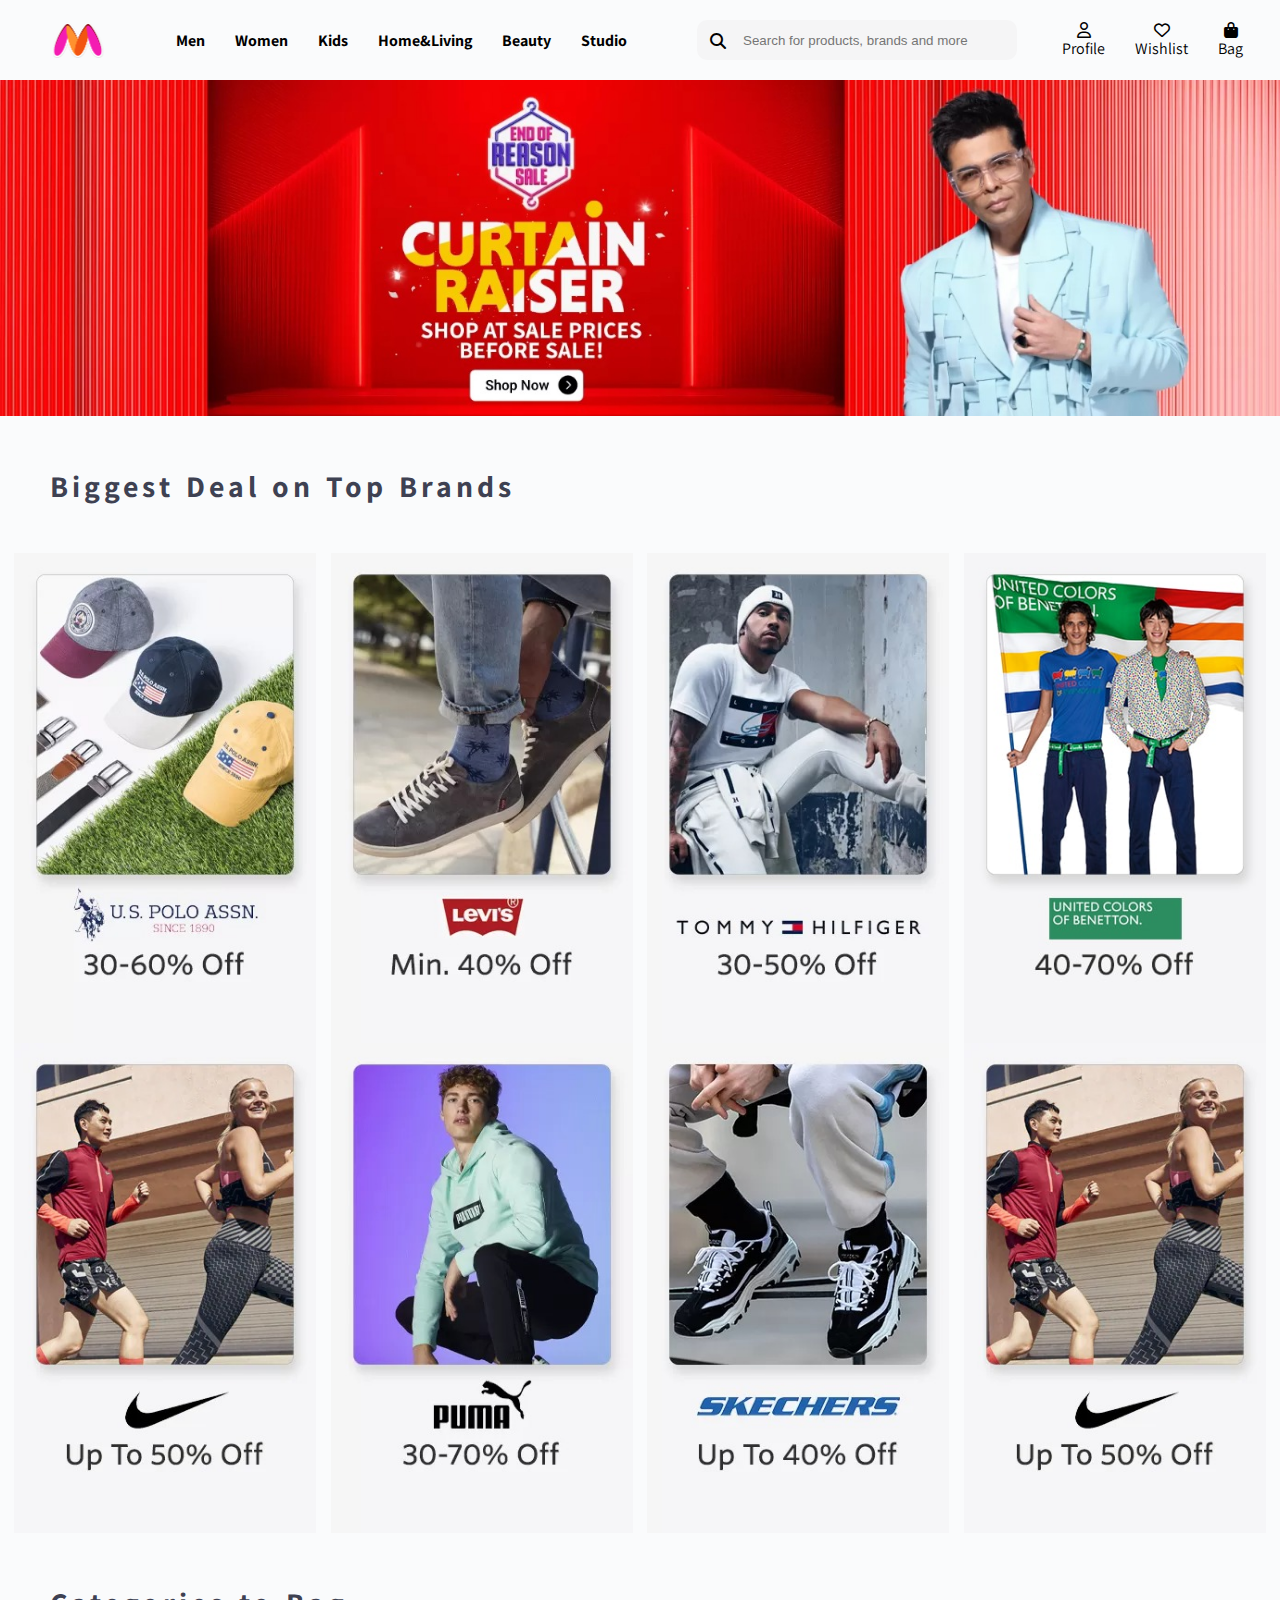
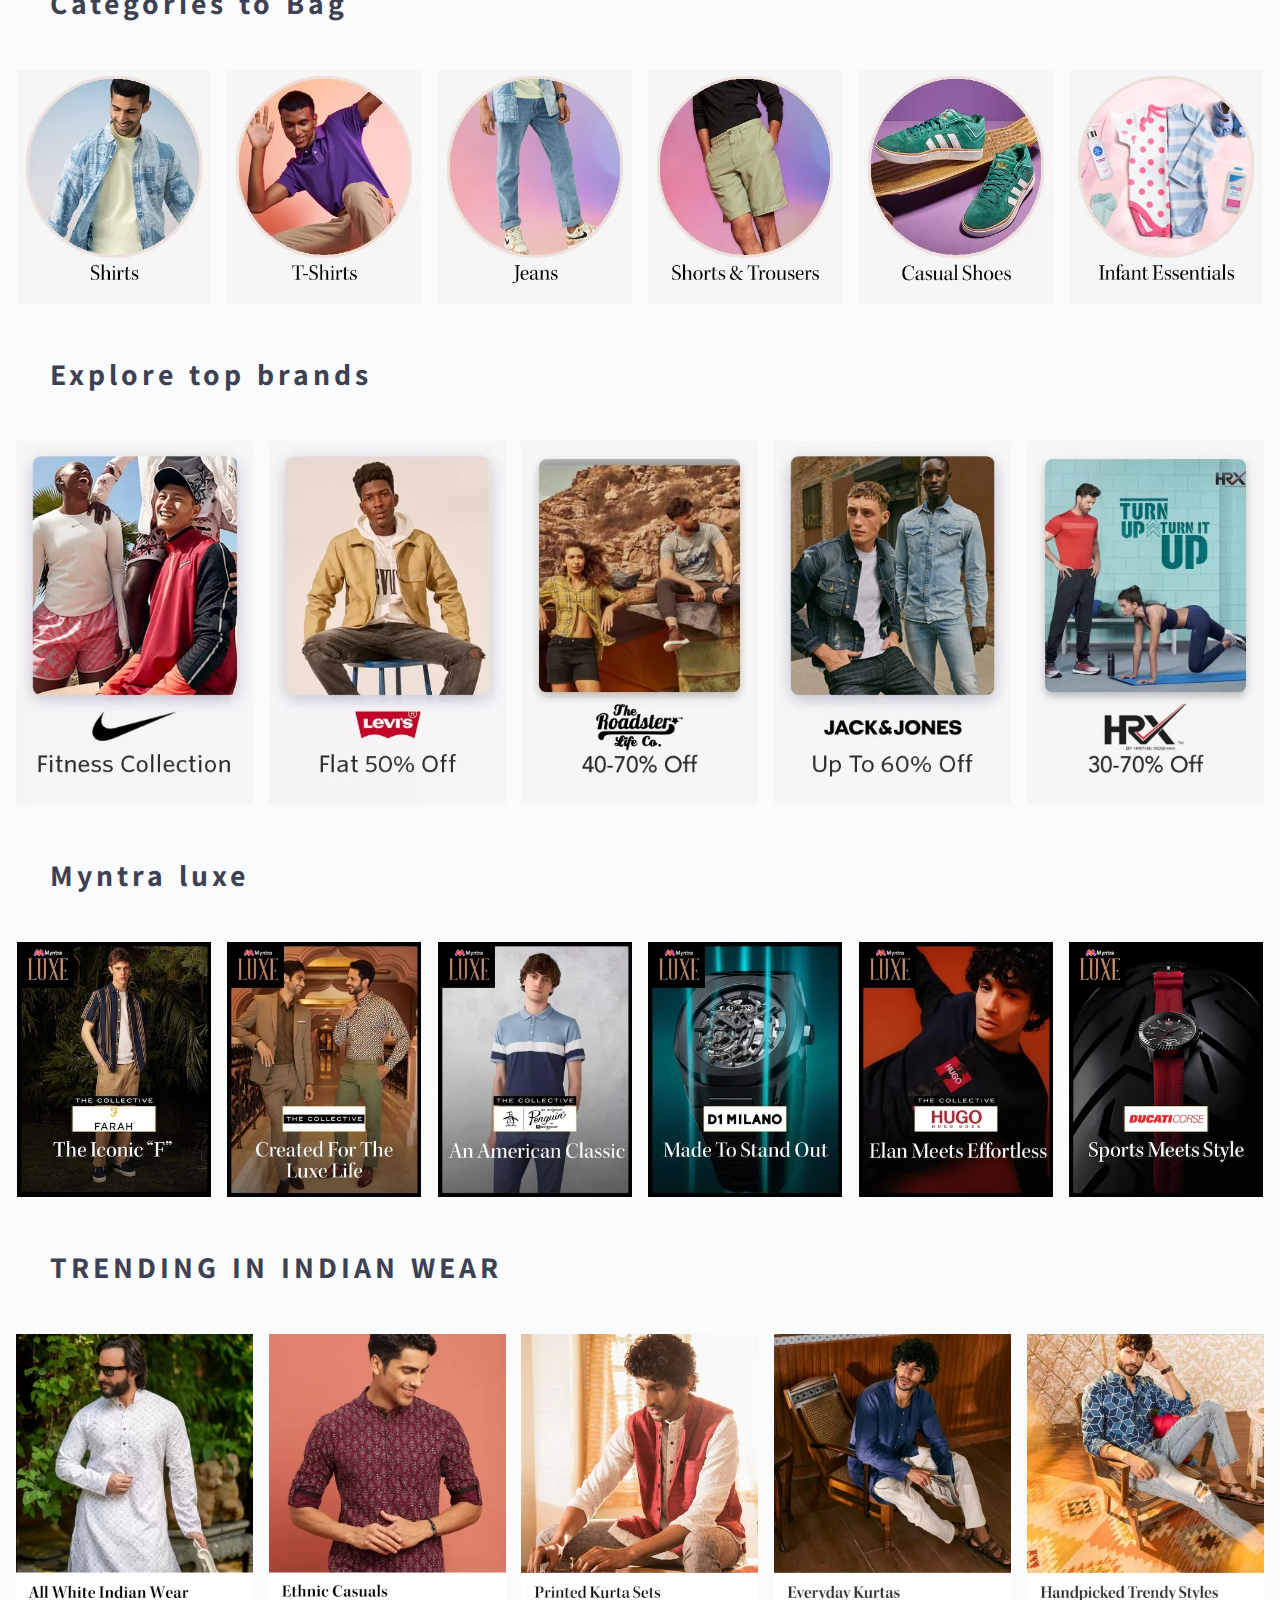
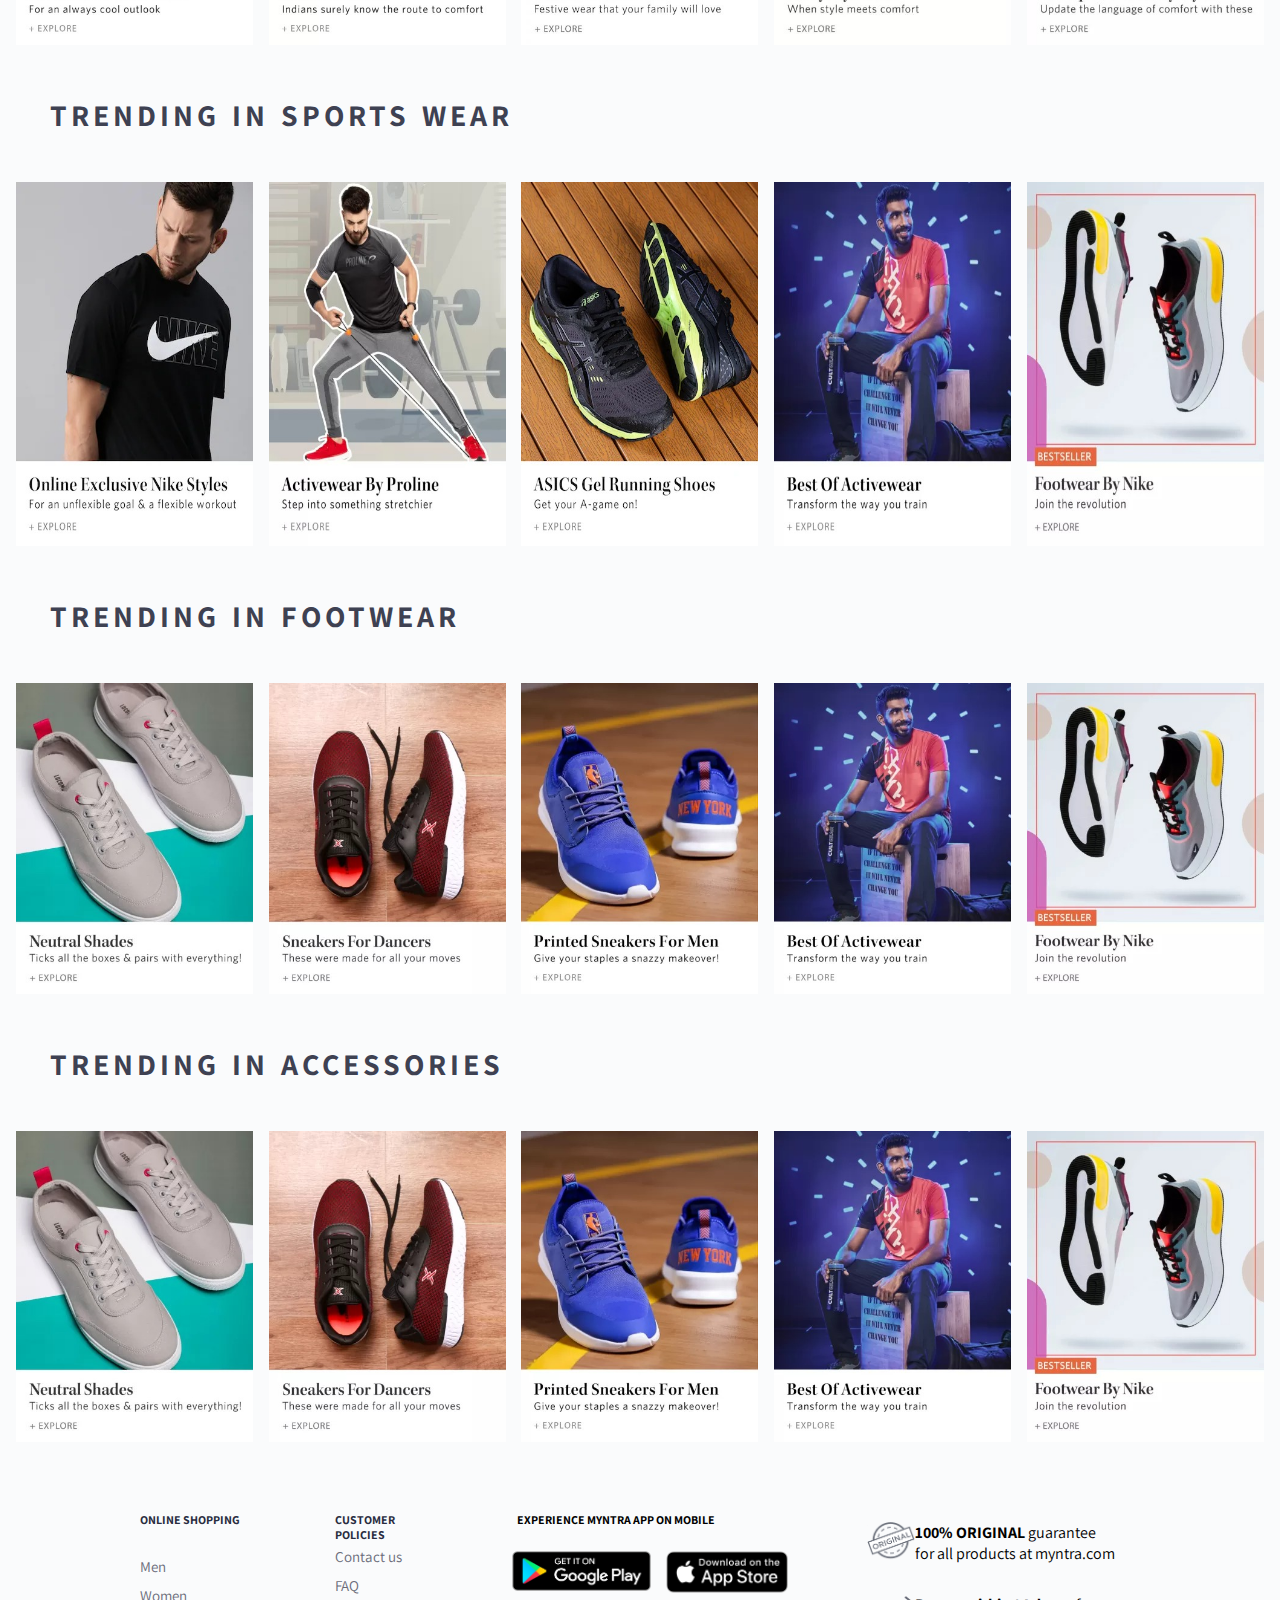
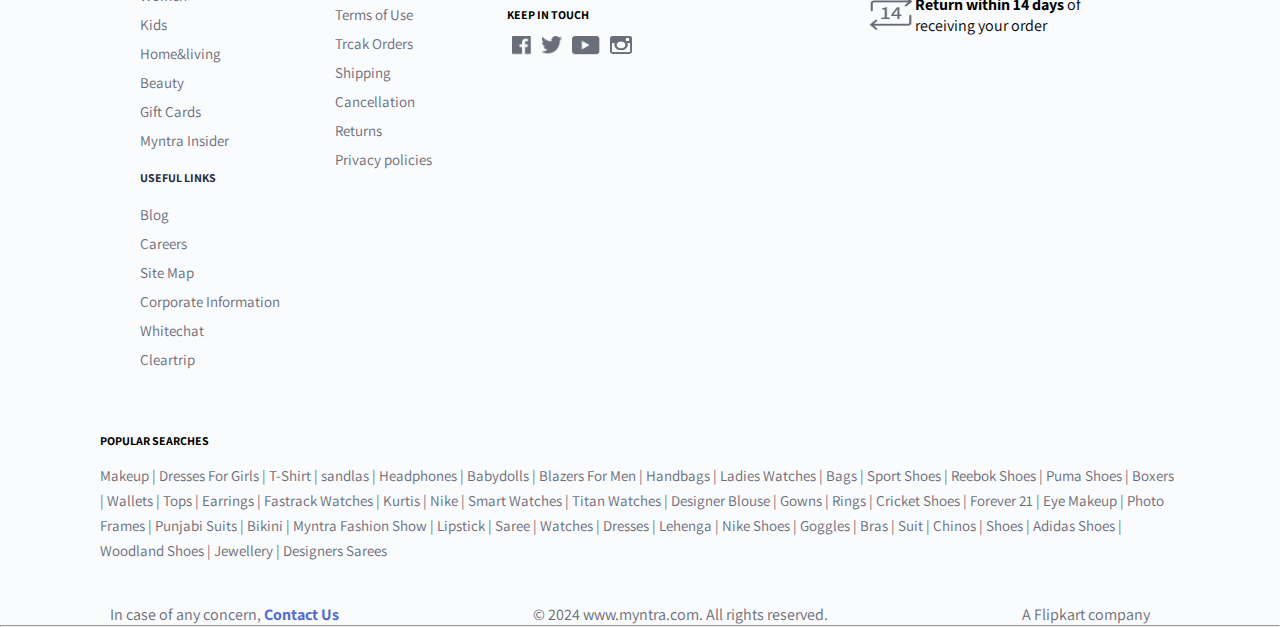
<file: men.html>
<html lang="en">
<head>
    <title>Men</title>
    <link rel="stylesheet" href="css/style.css">
    <link href="https://fonts.googleapis.com/css2?family=Assistant:wght@200..800&display=swap" rel="stylesheet">
    <link rel="stylesheet" href="https://cdnjs.cloudflare.com/ajax/libs/font-awesome/6.5.2/css/all.min.css">
    <link href="https://fonts.googleapis.com/css2?family=Assistant:wght@200..800&display=swap" rel="stylesheet">
</head>
<body>
    <header>
        <a href="index.html"><div class="for_logo"></div></a>
        <div class="for_nav">
            <ul>

                <li><a href="men.html">Men</a><div class="mega_menu"></div></li>
                <li><a href="">Women</a></li>
                <li><a href="">Kids</a></li>
                <li><a href="home.html">Home&Living</a></li>
                <li><a href="beauty.html">Beauty</a></li>
                <li><a href="">Studio</a></li>
            </ul>
        </div>
        <div class="search">
            <div class="logo"><i class="fa-solid fa-magnifying-glass"></i></div>
            <div class="text">
                <input type="text" placeholder="Search for products, brands and more">
            </div>
        </div>
        <div class="main_icons" style="display: flex;">
            <div class="icons"> <i class="fa-regular fa-user"></i><a href="">Profile</a></div>
            <div class="icons"><i class="fa-regular fa-heart"></i><a href="">Wishlist</a></div>
            <div class="icons"><i class="fa-solid fa-bag-shopping"></i><a href="">Bag</a></div>
        </div>

    </header>
    <div class="menimages">
        <img src="photo.jpeg" alt="">
    </div>
    <div class="text1_men">Biggest Deal on Top Brands</div>
    <div class="men_brands">
        <div class="items_men">
            <img src="photos/img 1.jpeg" style="width: 302px;" height="490px">
        </div>
        <div class="items_men">
            <img src="photos/img 2.jpeg" style="width: 302px;" height="490px">
        </div>
        <div class="items_men">
            <img src="photos/img 3.jpeg" style="width: 302px;" height="490px">
        </div>
        <div class="items_men">
            <img src="photos/img 4.jpeg" style="width: 302px;" height="490px">
        </div>
    <!-- </div>    -->
    <!-- <div class="men_brands">  -->
        <div class="items_men">
            <img src="photos/img 5.jpeg" style="width: 302px;" height="490px">
        </div>
        <div class="items_men">
            <img src="photos/img 6.jpeg" style="width: 302px;" height="490px">
        </div>
        <div class="items_men">
            <img src="photos/img 7.jpeg" style="width: 302px;" height="490px">
        </div>
        <div class="items_men">
            <img src="photos/img 8.jpeg" style="width: 302px;" height="490px">
        </div> 
    </div>
    <div class="text2_men">Categories to Bag</div>
    <div class="men_categories">
        <div class="items_men">
            <img src="photos/img 9.jpeg" style="width: 194px;" height="234px">
        </div>
        <div class="items_men">
            <img src="photos/img 10.jpeg" style="width: 194px;" height="234px">
        </div>
        <div class="items_men">
            <img src="photos/img 11.jpeg" style="width: 194px;" height="234px">
        </div>
        <div class="items_men">
            <img src="photos/img 12.jpeg" style="width: 194px;" height="234px">
        </div> 
        <div class="items_men">
            <img src="photos/img 13.jpeg" style="width: 194px;" height="234px">
        </div>
        <div class="items_men">
            <img src="photos/img 14.jpeg" style="width: 194px;" height="234px">
        </div>
    </div>  
    <div class="text3_men">Explore top brands</div>  
    <div class="men_topbrands">
        <div class="items_men">
            <img src="photos/img 15.jpeg" style="width: 237px;" height="364px">
        </div>
        <div class="items_men">
            <img src="photos/img 16.jpeg" style="width: 237px;" height="364px">
        </div>
        <div class="items_men">
            <img src="photos/img 17.jpeg" style="width: 237px;" height="364px">
        </div>
        <div class="items_men">
            <img src="photos/img 18.jpeg" style="width: 237px;" height="364px">
        </div> 
        <div class="items_men">
            <img src="photos/img 19.jpeg" style="width: 237px;" height="364px">
        </div> 
    </div>
    <div class="text4_men">Myntra luxe</div>
    <div class="men_luxe">
        <div class="items_men">
            <img src="photos/img 20.jpeg" style="width: 194px;" height="255px">
        </div>
        <div class="items_men">
            <img src="photos/img 21.jpeg" style="width: 194px;" height="255px">
        </div>
        <div class="items_men">
            <img src="photos/img 22.jpeg" style="width: 194px;" height="255px">
        </div>
        <div class="items_men">
            <img src="photos/img 23.jpeg" style="width: 194px;" height="255px">
        </div> 
        <div class="items_men">
            <img src="photos/img 24.jpeg" style="width: 194px;" height="255px">
        </div> 
        <div class="items_men">
            <img src="photos/img 25.jpeg" style="width: 194px;" height="255px">
        </div> 
    </div>
    <div class="text5_men">TRENDING IN INDIAN WEAR</div>
    <div class="men_indianwear">
        <div class="items_men">
            <img src="photos/img 26.jpeg" style="width: 237px;" height="311px">
        </div>
        <div class="items_men">
            <img src="photos/img 27.jpeg" style="width: 237px;" height="311px">
        </div>
        <div class="items_men">
            <img src="photos/img 28.jpeg" style="width: 237px;" height="311px">
        </div>
        <div class="items_men">
            <img src="photos/img 29.jpeg" style="width: 237px;" height="311px">
        </div> 
        <div class="items_men">
            <img src="photos/img 30.jpeg" style="width: 237px;" height="311px">
        </div>
    </div>  
    <div class="text6_men">TRENDING IN SPORTS WEAR</div>   
    <div class="men_sportswear">
        <div class="items_men">
            <img src="photos/img 31.jpeg" style="width: 237px;" height="364px">
        </div>
        <div class="items_men">
            <img src="photos/img 32.jpeg" style="width: 237px;" height="364px">
        </div>
        <div class="items_men">
            <img src="photos/img 33.jpeg" style="width: 237px;" height="364px">
        </div>
        <div class="items_men">
            <img src="photos/img 34.jpeg" style="width: 237px;" height="364px">
        </div> 
        <div class="items_men">
            <img src="photos/img 35.jpeg" style="width: 237px;" height="364px">
        </div>
    </div> 
    <div class="text7_men">TRENDING IN FOOTWEAR</div>  
    <div class="men_footwear">
        <div class="items_men">
            <img src="photos/img 36.jpeg" style="width: 237px;" height="311px">
        </div>
        <div class="items_men">
            <img src="photos/img 37.jpeg" style="width: 237px;" height="311px">
        </div>
        <div class="items_men">
            <img src="photos/img 38.jpeg" style="width: 237px;" height="311px">
        </div>
        <div class="items_men">
            <img src="photos/img 34.jpeg" style="width: 237px;" height="311px">
        </div> 
        <div class="items_men">
            <img src="photos/img 35.jpeg" style="width: 237px;" height="311px">
        </div>
    </div> 
    <div class="text8_men">TRENDING IN ACCESSORIES</div>  
    <div class="men_footwear">
        <div class="items_men">
            <img src="photos/img 36.jpeg" style="width: 237px;" height="311px">
        </div>
        <div class="items_men">
            <img src="photos/img 37.jpeg" style="width: 237px;" height="311px">
        </div>
        <div class="items_men">
            <img src="photos/img 38.jpeg" style="width: 237px;" height="311px">
        </div>
        <div class="items_men">
            <img src="photos/img 34.jpeg" style="width: 237px;" height="311px">
        </div> 
        <div class="items_men">
            <img src="photos/img 35.jpeg" style="width: 237px;" height="311px">
        </div>
    </div> 
    <div class="desktop">
        <div class="shopping">
            <div class="head1">ONLINE SHOPPING</div>
            <div class="online_shopping">
                <ul>
                    <li>Men</li>
                    <li>Women</li>
                    <li>Kids</li>
                    <li>Home&living</li>
                    <li>Beauty</li>
                    <li>Gift Cards</li>
                    <li>Myntra Insider</li>
                </ul>
            </div>
            <div class="links">
                <div class="usefullinks">USEFUL LINKS</div>
                <div class="linksname">
                    <ul>
                        <li>Blog</li>
                        <li>Careers</li>
                        <li>Site Map</li>
                        <li>Corporate Information</li>
                        <li>Whitechat</li>
                        <li>Cleartrip</li>
                    </ul>
                </div>
            </div>
        </div>
        <div class="policies">
            <div class="head2">CUSTOMER POLICIES</div>
            <div class="customer_policies">
                <ul>
                    <li>Contact us</li>
                    <li>FAQ</li>
                    <li>Terms of Use</li>
                    <li>Trcak Orders</li>
                    <li>Shipping</li>
                    <li>Cancellation</li>
                    <li>Returns</li>
                    <li>Privacy policies</li>
                </ul>
            </div>
        </div>
        <div class="on_mobile">
            <div class="experience">EXPERIENCE MYNTRA APP ON MOBILE</div>
            <div class="pictures">
                <div class="image1">
                    <a href="image`"> <img
                            src="./images/80cc455a-92d2-4b5c-a038-7da0d92af33f1539674178924-google_play.png"></a>
                </div>
                <div class="image2">
                    <a href="image2"> <img
                            src="./images/bc5e11ad-0250-420a-ac71-115a57ca35d51539674178941-apple_store.png"></a>
                </div>
            </div>
            <div class="text4">KEEP IN TOUCH</div>
            <div class="social_links">
                <div class="facebook">
                    <a href="https://www.facebook.com/myntra"> <img
                            src="./images/d2bec182-bef5-4fab-ade0-034d21ec82e31574604275433-fb.png"> </a>
                </div>
                <div class="twitter">
                    <a href="https://x.com/myntra"> <img
                            src="./images/f10bc513-c5a4-490c-9a9c-eb7a3cc8252b1574604275383-twitter.png"> </a>
                </div>
                <div class="youtube">
                    <a href="https://www.youtube.com/user/myntradotcom"> <img
                            src="./images/a7e3c86e-566a-44a6-a733-179389dd87111574604275355-yt.png"></a>
                </div>
                <div class="instagram">
                    <a href="https://www.instagram.com/myntra/"> <img
                            src="./images/b4fcca19-5fc1-4199-93ca-4cae3210ef7f1574604275408-insta.png"></a>
                </div>
            </div>
        </div>
        <div class="promises">
            <div class="guarantee">
                <div class="image3">
                    <img src="./images/6c3306ca-1efa-4a27-8769-3b69d16948741574602902452-original.png" alt="">
                </div>
                <div class="text5"> <strong>100% ORIGINAL</strong>
                    guarantee for all products at myntra.com </div>
            </div>
            <div class="return">
                <div class="image4">
                    <img src="./images/becb1b16-86cc-4e78-bdc7-7801c17947831684737106127-Return-Window-image.png"
                        alt="">
                </div>
                <div class="text6_return"><strong>Return within 14 days</strong>
                    of receiving your order</div>
            </div>
        </div>
    </div>
    <div class="searches">
        <div class="main_heading">POPULAR SEARCHES</div>
        <div class="products">
            <a href="">Makeup</a><a href=""> | Dresses For Girls</a><a href=""> | T-Shirt</a><a href=""> | sandlas</a><a href=""> | Headphones</a><a href=""> | Babydolls</a><a href=""> | Blazers For Men</a><a href=""> | Handbags</a><a href=""> | Ladies Watches</a><a href=""> | Bags</a><a href=""> | Sport Shoes</a><a href=""> | Reebok Shoes</a><a href=""> | Puma Shoes</a><a href=""> | Boxers</a><a href=""> | Wallets</a><a href=""> | Tops</a><a href=""> | Earrings</a><a href=""> | Fastrack Watches</a><a href=""> | Kurtis</a><a href=""> | Nike</a><a href=""> | Smart Watches</a><a href=""> | Titan Watches</a><a href=""> | Designer Blouse</a><a href=""> | Gowns</a><a href=""> | Rings</a><a href=""> | Cricket Shoes</a><a href=""> | Forever 21</a><a href=""> | Eye Makeup</a><a href=""> | Photo Frames</a><a href=""> | Punjabi Suits</a><a href=""> | Bikini</a><a href=""> | Myntra Fashion Show</a><a href=""> | Lipstick</a><a href=""> | Saree</a><a href=""> | Watches</a><a href=""> | Dresses</a><a href=""> | Lehenga</a><a href=""> | Nike Shoes</a><a href=""> | Goggles</a><a href=""> | Bras</a><a href=""> | Suit</a><a href=""> | Chinos</a><a href=""> | Shoes</a><a href=""> | Adidas Shoes</a><a href=""> | Woodland Shoes</a><a href=""> | Jewellery</a><a href=""> | Designers Sarees</a>
            
        </div>
    </div>
    <div class="desktop-fInfoSection">
        <div class="desktop-contact">In case of any concern, <a href="/contactus" > Contact Us </a></div>
        <div class="desktop-copywrite" >© 2024 www.myntra.com. All rights reserved.</div>
        <div class="desktop-flipkartCompany" ><a href="https://www.flipkart.com/" > A Flipkart company </a></div>
    </div>
    <hr>
    <!-- <div class="address">
        <div class="location">
            <div class="main_address">Registered Office Address</div>
            <div class="container">Buildings Alyssa,<br>
                Begonia and Clover situated in Embassy Tech Village,<br>
                Outer Ring Road,<br>
                Devarabeesanahalli Village,<br>
                Varthur Hobli,<br>
                Bengaluru – 560103, India
            </div>
        </div>
        <div class="phone">
            <div class="cin">CIN: U72300KA2007PTC041799</div>
            <div class="telephone">Telephone: +91-80-61561999</div>
        </div>
    </div>
    <div class="gyan_container">
        <div class="h1">ONLINE SHOPPING MADE EASY AT MYNTRA</div>
        <div class="paragraph1">If you would like to experience the best of online shopping for men, women and kids in
            India, you are at the right place. Myntra is the ultimate destination for fashion and lifestyle, being host
            to a wide array of merchandise including clothing, footwear, accessories, jewellery, personal care products
            and more. It is time to redefine your style statement with our treasure-trove of trendy items. Our online
            store brings you the latest in designer products straight out of fashion houses. You can shop online at
            Myntra from the comfort of your home and get your favourites delivered right to your doorstep.
        </div>
        <div class="h2">BEST ONLINE SHOPPING SITE IN INDIA FOR FASHION</div>
        <div class="paragraph2">Be it clothing, footwear or accessories, Myntra offers you the ideal combination of
            fashion and functionality for men, women and kids. You will realise that the sky is the limit when it comes
            to the types of outfits that you can purchase for different occasions
            <ul>
                <li> <strong>Smart men’s clothing</strong> - At Myntra you will find myriad options in smart formal
                    shirts and trousers,
                    cool T-shirts and jeans, or kurta and pyjama combinations for men. Wear your attitude with printed
                    T-shirts. Create the back-to-campus vibe with varsity T-shirts and distressed jeans. Be it gingham,
                    buffalo, or window-pane style, checked shirts are unbeatably smart. Team them up with chinos, cuffed
                    jeans or cropped trousers for a smart casual look. Opt for a stylish layered look with biker
                    jackets. Head out in cloudy weather with courage in water-resistant jackets. Browse through our
                    innerwear section to find supportive garments which would keep you confident in any outfit.
                </li>
                <li> <strong> Trendy women’s clothing </strong>- Online shopping for women at Myntra is a mood-elevating
                    experience. Look
                    hip and stay comfortable with chinos and printed shorts this summer. Look hot on your date dressed
                    in a little black dress, or opt for red dresses for a sassy vibe. Striped dresses and T-shirts
                    represent the classic spirit of nautical fashion. Choose your favourites from among Bardot,
                    off-shoulder, shirt-style, blouson, embroidered and peplum tops, to name a few. Team them up with
                    skinny-fit jeans, skirts or palazzos. Kurtis and jeans make the perfect fusion-wear combination for
                    the cool urbanite. Our grand sarees and lehenga-choli selections are perfect to make an impression
                    at big social events such as weddings. Our salwar-kameez sets, kurtas and Patiala suits make
                    comfortable options for regular wear.
                </li>
                <li> <strong>Fashionable footwear</strong> - While clothes maketh the man, the type of footwear you wear
                    reflects your
                    personality. We bring you an exhaustive lineup of options in casual shoes for men, such as sneakers
                    and loafers. Make a power statement at work dressed in brogues and oxfords. Practice for your
                    marathon with running shoes for men and women. Choose shoes for individual games such as tennis,
                    football, basketball, and the like. Or step into the casual style and comfort offered by sandals,
                    sliders, and flip-flops. Explore our lineup of fashionable footwear for ladies, including pumps,
                    heeled boots, wedge-heels, and pencil-heels. Or enjoy the best of comfort and style with embellished
                    and metallic flats.
                </li>
                <li> <strong>Stylish accessories </strong>- Myntra is one of the best online shopping sites for classy
                    accessories that
                    perfectly complement your outfits. You can select smart analogue or digital watches and match them
                    up with belts and ties. Pick up spacious bags, backpacks, and wallets to store your essentials in
                    style. Whether you prefer minimal jewellery or grand and sparkling pieces, our online jewellery
                    collection offers you many impressive options
                </li>
                <li><strong>Fun and frolic</strong> - Online shopping for kids at Myntra is a complete joy. Your little
                    princess is going
                    to love the wide variety of pretty dresses, ballerina shoes, headbands and clips. Delight your son
                    by picking up sports shoes, superhero T-shirts, football jerseys and much more from our online
                    store. Check out our lineup of toys with which you can create memories to cherish.
                </li>
                <li><strong>Beauty begins here</strong> - You can also refresh, rejuvenate and reveal beautiful skin
                    with personal care,
                    beauty and grooming products from Myntra. Our soaps, shower gels, skin care creams, lotions and
                    other ayurvedic products are specially formulated to reduce the effect of aging and offer the ideal
                    cleansing experience. Keep your scalp clean and your hair uber-stylish with shampoos and hair care
                    products. Choose makeup to enhance your natural beauty.
                </li>
            </ul>
        </div>
        <div class="paragraph3">Myntra is one of the best online shopping sites in India which could help transform your
            living spaces completely. Add colour and personality to your bedrooms with bed linen and curtains. Use smart
            tableware to impress your guest. Wall decor, clocks, photo frames and artificial plants are sure to breathe
            life into any corner of your home.
        </div>
        <div class="h3">AFFORDABLE FASHION AT YOUR FINGERTIPS</div>
        <div class="paragraph4">Myntra is one of the unique online shopping sites in India where fashion is accessible
            to all. Check out our new arrivals to view the latest designer clothing, footwear and accessories in the
            market. You can get your hands on the trendiest style every season in western wear. You can also avail the
            best of ethnic fashion during all Indian festive occasions. You are sure to be impressed with our seasonal
            discounts on footwear, trousers, shirts, backpacks and more. The end-of-season sale is the ultimate
            experience when fashion gets unbelievably affordable.
        </div>
        <div class="h4">MYNTRA INSIDER</div>
        <div class="paragraph5">Every online shopping experience is precious. Hence, a cashless reward-based customer
            loyalty program called Myntra Insider was introduced to enhance your online experience. The program is
            applicable to every registered customer and measures rewards in the form of Insider Points. <br>
            There are four levels to achieve in the program, as the Insider Points accumulate. They are - Insider,
            Select, Elite or Icon. Apart from offering discounts on Myntra and partner platform coupons, each tier comes
            with its own special perks.
        </div>
        <div class="paragraph6">
            <div class="Insider">INSIDER</div>
            <ul>
                <li>Opportunity to master any domain in fashion with tips from celebrity stylists at Myntra Masterclass
                    sessions.</li>
                <li>Curated collections from celeb stylists.</li>
            </ul>
        </div>
        <div class="paragraph7">
            <div class="elite">Elite</div>
            <ul>
                <li>VIP access to special sale events such as the End of Reason Sale (EORS) and product launches.</li>
                <li>Exclusive early access to Limited Edition products</li>
            </ul>
        </div>
        <div class="paragraph8">
            <div class="icon">ICON</div>
            <ul>
                <li>Chance to get on guest lists for special events.</li>
            </ul>
        </div>
        <div class="h5">Myntra Studio - The Personalised Fashion Feed You Wouldn’t Want To Miss Out On</div>
        <div class="paragraph9">
            <p>The world wide web is evolving at a relentless pace, and with an accelerated growth each passing year,
                there is bound to be an overwhelming surge of online content. It was for this very reason that
                personalisation of search feeds was proposed as a solution to combat the overload of irrelevant
                information. <br>
            </p>
            <p>The world wide web is evolving at a relentless pace, and with an accelerated growth each passing year,
                there is bound to be an overwhelming surge of online content. It was for this very reason that
                personalisation of search feeds was proposed as a solution to combat the overload of irrelevant
                information. <br>
            </p>
            <p>Myntra is one such online shopping website that joins the list of platforms that help curate a
                personalised fashion feed. Named theMyntra Studio, this personalised search feed brings you the latest
                men and women’s fashion trends, celebrity styles, branded content and daily updates from your favourite
                fashion labels. <br>
            </p>
            <p>If you are wondering how impactful Myntra Studio can be, we are listing out five perks of having a rich,
                meaningful, and personalised fashion feed in your life.
                <br>
            </p>
        </div>
        <div class="h6">
            <div class="text1_h6">1. Keep Up With What Your Favourite Fashion Icons Are Upto</div>
            <p>The #OOTD, AKA outfit of the day hashtag trend has been a rage among fashion bloggers and
                stylists. The whole concept of building an outfit from scratch and showcasing it to a huge
                community of enthusiasts using the hashtag has helped individuals with understanding trends and
                making suitable for daily wear.</p>
            <p>Imagine if you could keep up with every piece of clothing and accessory worn by the fashion icons you
                look upto. From Sonam Kapoor to Hailey Baldwin Bieber, Myntra Studio has a ‘Stories’ feature to help
                track celebrity fashion trends, exploring details such as their outfit of the day. This way, you would
                not ever miss out on the latest celebrity fashion trends, from all around the world.
            </p>
            <div class="text2_h6">2.Quick Fashion Tip And Tricks</div>
            <p>Whether it is draping a saree into a dhoti style, wearing the right lingerie under certain dresses or
                discovering multiple uses out of heavy ethnic wear, Myntra Studio will help you acquire some unique and
                useful fashion hacks. Each hack is designed with the intention to help you get the best wear out of
                everything in your wardrobe.
            </p>
            <div class="text3_h6">3.Updates on What Is Trending and New Product Launches</div>
            <p>Since fast fashion seems to be extremely hard to keep up with these days, a quick update on what is
                trending in accessories, clothing and footwear would certainly be of great help. Myntra Studio helps you
                stay connected to the most beloved and sought after brands such as Puma, Coverstory, The Label Life and
                so many more.
            </p>
            <p>Your feed keeps you updated with stories of what the brands are creating including clothing, footwear and
                jewellery, along with their new seasonal collections.
            </p>
            <div class="text4_h6">4.Explicit Step-By-Step Beauty Routines From Experts</div>
            <p>Just like fashion, the beauty community keeps on growing, and with brands such as Huda Beauty, MAC and
                the latest Kay Beauty by Katrina Kaif, are constantly coming up with mind-blowing products. Whether it
                is creating a no-makeup look, different winged eyeliners, do-it-yourself facial masks and other personal
                care beauty routines, Myntra Studio is here for you.
            </p>
            <div class="text5_h6"> 5.Celebrity Confessions And A Look Into Their Lives</div>
            <p>A bonus feature that Myntra Studio has in store for you is celebrity confessions and a peek into their
                lives. So, Myntra helps you stay connected to your most beloved celebrities in a matter of clicks.
            </p>
            <p>If you are very particular when it comes to the content you wish to view and engage with on social media,
                the ability to intricately filter content helps achieve that. Applying the same formula for hardcore
                fashion lovers and shoppers, Myntra Studio brings you a daily fashion fix incorporating everything that
                you love, all at one place. Sign up on Myntra today and start organising your fashion feed, just the way
                you want to.</p>
        </div>
    </div>
    <div class="myntra">
        <div class="h7">
            <div class="text6">MYNTRA APP</div>
            <div class="paragraph10">
                <p>Myntra, India’s no. 1 online fashion destination justifies its fashion relevance by
                    bringing something new and chic to the table on the daily. Fashion trends seem to change at
                    lightning
                    speed, yet the Myntra shopping app has managed to keep up without any hiccups. In addition, Myntra
                    has
                    vowed to serve customers to the best of its ability by introducing its first-ever loyalty program,
                    The
                    Myntra Insider. Gain access to priority delivery, early sales, lucrative deals and other special
                    perks
                    on all your shopping with the Myntra app. Download the Myntra app on your Android or IOS device
                    today
                    and experience shopping like never before!</p>
            </div>
        </div>
        <div class="h8">
            <div class="text7">HISTORY OF MYNTRA</div>
            <div class="paragraph11">
                <p>Becoming India’s no. 1 fashion destination is not an easy feat. Sincere efforts, digital enhancements
                    and a team of dedicated personnel with an equally loyal customer base have made Myntra the online
                    platform that it is today. The original B2B venture for personalized gifts was conceived in 2007 but
                    transitioned into a full-fledged ecommerce giant within a span of just a few years. By 2012, Myntra
                    had introduced 350 Indian and international brands to its platform, and this has only grown in
                    number each passing year. Today Myntra sits on top of the online fashion game with an astounding
                    social media following, a loyalty program dedicated to its customers, and tempting,
                    hard-to-say-no-to deals. <br>
                </p>
                <p>The Myntra shopping app came into existence in the year 2015 to further encourage customers’ shopping
                    sprees. Download the app on your Android or IOS device this very minute to experience fashion like
                    never before
                </p>
            </div>
        </div>
        <div class="h9">
            <div class="text8">SHOP ONLINE AT MYNTRA WITH COMPLETE CONVENIENCE</div>
            <div class="paragraph12">
                <p>Another reason why Myntra is the best of all online stores is the complete convenience that it
                    offers. You can view your favourite brands with price options for different products in one place. A
                    user-friendly interface will guide you through your selection process. Comprehensive size charts,
                    product information and high-resolution images help you make the best buying decisions. You also
                    have the freedom to choose your payment options, be it card or cash-on-delivery. The 14-day returns
                    policy gives you more power as a buyer. Additionally, the try-and-buy option for select products
                    takes customer-friendliness to the next level. <br>
                </p>
                <p>Enjoy the hassle-free experience as you shop comfortably from your home or your workplace. You can
                    also shop for your friends, family and loved-ones and avail our gift services for special occasions.
                </p>
            </div>
        </div> -->
</body>
</html>
</file>
<file: css/style.css>
*{
    margin: 0px;
    padding: 0px;
    color: inherit;
    box-sizing: border-box;
    list-style: none;
    text-decoration: none;
    /* scrollbar-width: none; */
}
body{
    font-family: "Assistant", sans-serif;
    background: #FAFBFC;
    width: 100%;
}
header{
    width: 1300px;
    /* height: 80px;  */
    /* padding: 20px; */
    /* background-color: bisque; */
    box-shadow: 0 4px 12px 0 rgba(0, 0, 0, .05);
    display: flex;
    align-items: center;
}
.for_logo{
    height: 36px;
    width: 53px;
    background: url(../images/MyntraWebSprite_27_01_2021.png);
    background-position: -462px 0px ;
    background-size: 1404px 105px;
    margin-left: 53px;
}
.for_nav{
    display: flex;
    justify-content: center;
    align-items: center;
    height: 80px;
    /* position: relative; */
}
.for_nav ul{
    display: flex;
    gap: 30px;
    margin-left: 70px;
    font-size: 16px;
    font-family: "Assistant", sans-serif;
    font-weight:bold ;
}
.for_nav>ul>li{
    position: relative;
}
.mega_menu{
    height: 200px;
    width: 1190px;
    left: -150px;
    background-color:whitesmoke;
    position: absolute;
    opacity: 0;
    margin-top: 25px;
    transition: 1s;
    /* box-shadow: 0px 0px 10px 10px #ccc; */
    visibility: hidden; 
    border:grey 1px solid;
    display: flex;
}
.for_nav>ul>li:hover .mega_menu{
    opacity: 1;
    visibility: visible;
} 
.men_megamenu{

}
.search{
    width: 320px;
    height: 40px; 
    margin-left: 70px;
    display: flex;
    background: #f5f5f6;
    border-radius: 10px;
}
.logo{
    width: 40px;
    height: 28px;
    display: flex;
    justify-content: center;
    align-items: center;
    padding: 14px 0px 0px 5px;
    
}
.text{
    height: 100%;
    width: 100%;
}
.text input{
    height: 100%;
    width: 100%;
    padding: 10px;
    outline: none;
    border: none;
    background-color: transparent;
}
.main_icons{
    display: flex;
    width: 165px;
    margin-left: 30px;
}
.icons{
    text-align: center;
    margin:0px 15px 0px 15px ;
}
.text1{
    height: 37px ;
    /* width: 100%; */
    /* padding: 100px; */
    font-size: 30px;
    word-spacing: 2px;
    letter-spacing: 4px;
    font-family: "Assistant", sans-serif;
    font-weight: bold;
    color: #3e4152;
    margin: 50px 0px 10px 50px;
}
.images{
/* width: 100%;
height: 100%; */
display: flex;
/* justify-content: center; */
/* align-items: center; */
padding-top: 30px;
}
.items{
    height: 295px;
    width: 215px;
    display: flex;
    justify-content: space-evenly;
}
.text2{
    /* height: 37px ;
    width: 1349px; */
    /* padding: 100px; */
    font-size: 30px;
    word-spacing: 2px;
    letter-spacing: 4px;
    font-family: "Assistant", sans-serif;
    font-weight: bold;
    color: #3e4152;
    margin: 50px 0px 10px 50px;
}
.brands{
    width: 1300px;
    height: 285px;
    display: flex;
    padding-top: 30px;
}
.text3{
    height: 37px ;
    font-size: 30px;
    word-spacing: 2px;
    letter-spacing: 4px;
    font-family: "Assistant", sans-serif;
    font-weight: bold;
    color: #3e4152;
    margin: 80px 0px 20px 50px; 
}
.category1{
    width: 100%;
    display: flex;
    justify-content:center;
    align-items: center;

}
.images img{
    width: 217px;
    height: 283px;
    /* margin-left:5px ; */
}
.category2{
    width: 100%;
    display: flex;
    /* margin-right: 5px; */
    justify-content: center; 
   align-items: center;
}
.images img{
    width: 217px;
    height: 283px;
    /* margin-left:5px ; */
}
.desktop{
    width: 1080px;
    height: 511px;
    margin: auto;
    margin-top: 30px;
    display: flex;
}
.shopping{
    width: 155px;
    height: 425px;
    margin: 30px 20px 20px 20px;
    font-size: 12px;
    font-family: "Assistant", sans-serif;
}
.head1{
    width: 100px;
    height: 15px;
    margin: 10px 20px 30px 20px;
    font-size: 12px;
    font-family: "Assistant", sans-serif;
    font-weight: bold;
    color:#282c3f ;
    
}
.online_shopping{
    font-family: "Assistant", sans-serif;
    color: #696b79;
    font-size: 15px;
}
.online_shopping ul{
    padding-left: 20px;
    font-weight: 400;
    
}
.online_shopping ul li{
    margin-bottom: 10px;
}
.links{
    width: 200px;
    height: 218px;
}
.usefullinks{
    width: 100px;
    height: 15px;
    margin: 20px 0px 20px 20px;
    font-size: 12px;
    font-family: "Assistant", sans-serif;
    font-weight: bold;
    color:#282c3f ;
}
.linksname{
     /* height: 366px;
    width: 155px; */
    /* border: solid blue 1px; */
    font-family: "Assistant", sans-serif;
    color: #696b79;
    font-size: 15px;
    font-weight: 400;
}
.linksname ul{
    padding-left: 20px;

}
.linksname ul li{
    margin-bottom: 10px;
}
.policies{
    width: 162px;
    height: 425px;
    margin: 30px 20px 20px 20px;
    font-size: 12px;
    font-family: "Assistant", sans-serif;
    /* font-weight: bold; */
    /* border :solid 2px black; */
}
.head2{
    width: 110px;
    height: 15px;
    margin: 10px 20px 20px 20px;
    font-size: 12px;
    font-family: "Assistant", sans-serif;
    font-weight: bold;
    color:#282c3f ;
}
.customer_policies{
     /* height: 366px;
    width: 155px; */
    /* border: solid blue 1px; */
    font-family: "Assistant", sans-serif;
    color: #696b79;
    font-size: 15px;
}
.customer_policies ul{
    padding-left: 20px;
    font-weight: 400;
}
.customer_policies ul li{
    margin-bottom: 10px;
}
.on_mobile{
    height: 162px;
    width: 360px;
    /* border: solid 2px yellow; */
    margin: 30px 0px 0px 10px;
    /* display: flex; */
}
.experience{
    width: 360px;
    height: 19px;
    margin: 10px 0px 20px 10px;
    font-size: 12px;
    font-weight: 700;
    font-family:"Assistant", sans-serif ;
}
.pictures{
    width: 282px;
    height: 46px;
    display: flex;
    margin-bottom: 10px;
}
.image1 img{
    width: 139px;
    height: 40px;
    margin: 0px 15px 0px 5px;
}
.image2 img{
    width: 122px;
    height: 42px;
}
.text4{
    width: 360px;
    height: 19px;
    font-size: 12px;
    font-family:"Assistant", sans-serif ;
    font-weight: bold;
    margin-bottom: 10px;
}
.social_links{
    display: flex;
    width: 100%;
}
.facebook img{
    height: 20px;
    width: 20px;
    margin: 0px 10px 0px 5px;
}
.twitter img{
    width: 20px;
    height: 20px;
    margin-right: 10px;
}
.youtube img{
    width: 28px;
    height: 20px;
    margin-right: 10px;
}
.instagram img{
    width: 22px;
    height: 20px;
}
.promises{
    width: 250px;
    height: 159px;
    /* display: flex; */
    /* border: 2px solid red; */
    padding-top: 50px;
    font-weight: 400;
}
.guarantee{
    width: 250px;
    height: 42px;
    display: flex;
    margin-bottom:30px ;
    /* color: #94969f; */
}
.image3 img{
    height: 40px;
    width: 48px;
}
.text5{
font-size: 16px;
}
.return{
    width: 250px;
    height: 42px;
    display: flex;
    /* margin-bottom:30px ; */
    /* color: #94969f; */
}
.image4 img{
    height: 40px;
    width: 48px;
}
.text6_return{
    font-size: 16px;
}
/* .searches{
    width: 1080px;
    height: 131px;
    border: solid red 2px;
    margin: auto;
    margin-top: 20px;
} */
 
.searches{
    width: 1080px;
    height: 131px;
    /* border: solid red 2px; */
    margin: auto;
    
}
.main_heading{
    width: 120px;
    height: 15px;
    /* border: solid yellow  1px; */
    font-size: 12px;
    font-weight: bold;
    margin-top: 50px;
    
}
.products{
    text-decoration: none;
    color: #696b79;
    font-size: 15px;
    line-height: 25px;
    font-family: Assistant, -apple-system, BlinkMacSystemFont, Segoe UI, Roboto, Helvetica, Arial, sans-serif;
    margin-top: 15px;
    font-weight: 400;
}
.desktop-fInfoSection{
    display: flex;
    width: 100%;
    margin-top: 40px;
    justify-content: space-between;
    font-family: Assistant, -apple-system, BlinkMacSystemFont, Segoe UI, Roboto, Helvetica, Arial, sans-serif;
    flex: 1;
    color: #696b79;
    padding-left: 50px;
    font-weight: 400;
}
.desktop-contact{
    margin-left: 60px;
}
.desktop-contact a{
    font-weight: 700;
    color: #526cd0;
    /* margin-left: 100px; */
}
.desktop-flipkartCompany{
    padding-right: 130px;
}
.main_heading{
    width: 120px;
    height: 15px;
    /* border: solid yellow  1px; */
    font-size: 12px;
    font-weight: bold;
}
.address{
    width: 1080px;
    height: 201px;
    margin: auto;
    display: flex;
    /* border: solid 1px black; */
}
.location{
    width:756px ;
    height: 120px;
}
.main_address{
    width: 1080px;
    height: 20px;
    margin: 20px 0px 20px 20px;
    font-weight: bold;
    color: #282c3f;
    font-size: 15px;
}
.container{
    height: 120px;
    width: 756px;
    font-size: 15px;
    color: #94969f;
    margin: 20px 0px 20px 20px;
}
.phone{
    width: 324px;
    height: 40px;
    /* border :solid blue 1px; */
    color: #94969f;
    margin-top:100px;
}
.gyan_container{
    width: 1080px;
    height: 2200px;
    /* border: solid 1px greenyellow; */
    margin: auto;
}
.h1{
    font-weight: bold;
    margin: 0px 0px 10px 0px;
    color: #282c3f;
    font-size: 15px;
}
.paragraph1{
    color: #94969f;
    font-size: 14px;
}
.h2{
    font-weight: bold;
    margin: 20px 0px 10px 0px;
    color: #282c3f;
    font-size: 15px;
}
.paragraph2{
    color: #94969f;
    font-size: 14px;
}
.paragraph2 ul li{
margin: 10px 0px 10px 10px;
}
.paragraph3{
    color: #94969f;
    font-size: 14px;
}
.h3{
    width: 300px;
    height: 18px;
    margin: 30px 0px 10px 0px;
    font-size: 14px;
    font-weight: bold;
    color: #535766;
}
.paragraph4{
    color: #94969f;
    font-size: 14px;
}
.h4{
    width: 300px;
    height: 18px;
    margin: 30px 0px 10px 0px;
    font-size: 14px;
    font-weight: bold;
    color: #535766;
}
.paragraph5{
    color: #94969f;
    font-size: 14px;
}
.paragraph6{
    color: #535766;
    font-size: 14px;
    /* font-weight: bold; */
}
.insider{
    color: #535766;
    font-size: 14px;
    font-weight: bold;
    margin: 20px 0px 10px 0px;
}
.paragraph6 ul li{
    font-size: 14px;
    color: #94969f;
    margin: 20px 0px 10px 10px;
}
.paragraph7{
    color: #535766;
    font-size: 14px;
    /* font-weight: bold; */
}
.elite{
    color: #535766;
    font-size: 14px;
    font-weight: bold;
    margin: 20px 0px 10px 0px;
}
.paragraph7 ul li{
    font-size: 14px;
    color: #94969f;
    margin: 20px 0px 10px 10px;
}
.paragraph8{
    color: #535766;
    font-size: 14px;
    /* font-weight: bold; */
}
.icon{
    color: #535766;
    font-size: 14px;
    font-weight: bold;
    margin: 20px 0px 10px 0px;
}
.paragraph8 ul li{
    font-size: 14px;
    color: #94969f;
    margin: 20px 0px 10px 10px;
}
.h5{
    width: 500px;
    height: 18px;
    margin: 30px 0px 10px 0px;
    font-size: 14px;
    font-weight: bold;
    color: #535766;
}
.paragraph9 p{
    font-size: 14px;
    color: #94969f;
    margin: 20px 0px 10px 0px;
}
.paragraph9 ul li{
    font-size: 14px;
    color: #94969f;
    margin: 20px 0px 10px 10px;
}
.h6{
    width: 1080px;
    height: 18px;
    /* margin: 30px 0px 10px 0px;
    font-size: 14px;
    font-weight: bold;
    color: #535766; */
}
.text1_h6{
    width: 100%;
    height: 18px;
    margin: 30px 0px 10px 0px;
    font-size: 14px;
    font-weight: bold;
    color: #535766;
}
.h6 p{
    font-size: 14px;
    color: #94969f;
    margin: 20px 0px 10px 0px;
}
.text2_h6{
    width: 1080px;
    height: 18px;
    margin: 30px 0px 10px 0px;
    font-size: 14px;
    font-weight: bold;
    color: #535766;
}
.h6 p{
    font-size: 14px;
    color: #94969f;
    margin: 20px 0px 10px 0px;
}
.text3_h6{
    width: 1080px;
    height: 18px;
    margin: 30px 0px 10px 0px;
    font-size: 14px;
    font-weight: bold;
    color: #535766;
}
.h6 p{
    font-size: 14px;
    color: #94969f;
    margin: 20px 0px 10px 0px;
}
.text4_h6{
    width: 1080px;
    height: 18px;
    margin: 30px 0px 10px 0px;
    font-size: 14px;
    font-weight: bold;
    color: #535766;
}
.h6 p{
    font-size: 14px;
    color: #94969f;
    margin: 20px 0px 10px 0px;
}
.text5_h6{
    width: 1080px;
    height: 18px;
    margin: 30px 0px 10px 0px;
    font-size: 14px;
    font-weight: bold;
    color: #535766;
}
.h6 p{
    font-size: 14px;
    color: #94969f;
    margin: 20px 0px 10px 0px;
}
.myntra{
    width: 1080px;
    /* height: 100%; */
    /* border: solid red 1px; */
    margin: auto;
}
.h7{
    width: 1080px;
    /* height: 100%; */
    color: #535766;
}
.text6{
    width: 1080px;
    height: 18px;
    margin: 30px 0px 10px 0px;
    font-size: 14px;
    font-weight: bold;
    color: #535766;
}
.paragraph10{
    font-size: 14px;
    color: #94969f;
    margin: 20px 0px 10px 0px;
}
.h8{
    width: 1080px;
    /* height: 100%; */
    color: #535766;
}
.text7{
    width: 1080px;
    height: 18px;
    margin: 30px 0px 10px 0px;
    font-size: 14px;
    font-weight: bold;
    color: #535766;
}
.paragraph11{
    font-size: 14px;
    color: #94969f;
    margin: 20px 0px 10px 0px;
}
.h9{
    width: 1080px;
    /* height: 100%; */
    color: #535766;
}
.text8{
    width: 1080px;
    height: 18px;
    margin: 30px 0px 10px 0px;
    font-size: 14px;
    font-weight: bold;
    color: #535766;
}
.paragraph12{
    font-size: 14px;
    color: #94969f;
    margin: 20px 0px 10px 0px;
}
.menimages img{
    width: 100%;
}
.text1_men{
    height: 37px ;
    /* width: 100%; */
    /* padding: 100px; */
    font-size: 30px;
    word-spacing: 2px;
    letter-spacing: 4px;
    font-family: "Assistant", sans-serif;
    font-weight: bold;
    color: #3e4152;
    margin: 50px 0px 50px 50px;
}
.men_brands{
    /* width: 1100px; */
    display: flex;
    justify-content: space-evenly;
    flex-wrap: wrap;
}
.items_men{
    display: flex;
    justify-content: space-evenly;
}
.text2_men{
    height: 37px ;
    font-size: 30px;
    word-spacing: 2px;
    letter-spacing: 4px;
    font-family: "Assistant", sans-serif;
    font-weight: bold;
    color: #3e4152;
    margin: 50px 0px 50px 50px;
}
.men_categories{
    display: flex;
    flex-wrap: wrap;
    justify-content: space-evenly;
}
.text3_men{
    height: 37px ;
    font-size: 30px;
    word-spacing: 2px;
    letter-spacing: 4px;
    font-family: "Assistant", sans-serif;
    font-weight: bold;
    color: #3e4152;
    margin: 50px 0px 50px 50px;
}
.men_topbrands{
    /* width: 1100px; */
    display: flex;
    justify-content: space-evenly;
    /* flex-wrap: wrap; */
}
.text4_men{
    height: 37px ;
    font-size: 30px;
    word-spacing: 2px;
    letter-spacing: 4px;
    font-family: "Assistant", sans-serif;
    font-weight: bold;
    color: #3e4152;
    margin: 50px 0px 50px 50px;
}
.men_luxe{
    /* width: 1100px; */
    display: flex;
    justify-content: space-evenly;
    /* flex-wrap: wrap; */
}
.text5_men{
    height: 37px ;
    /* width: 100%; */
    /* padding: 100px; */
    font-size: 30px;
    word-spacing: 2px;
    letter-spacing: 4px;
    font-family: "Assistant", sans-serif;
    font-weight: bold;
    color: #3e4152;
    margin: 50px 0px 50px 50px;
}
.men_indianwear{
    /* width: 1100px; */
    display: flex;
    justify-content: space-evenly;
    /* flex-wrap: wrap; */
}
.text6_men{
    height: 37px ;
    /* width: 100%; */
    /* padding: 100px; */
    font-size: 30px;
    word-spacing: 2px;
    letter-spacing: 4px;
    font-family: "Assistant", sans-serif;
    font-weight: bold;
    color: #3e4152;
    margin: 50px 0px 50px 50px;
}
.men_sportswear{
    /* width: 1100px; */
    display: flex;
    justify-content: space-evenly;
    /* flex-wrap: wrap; */
}
.text7_men{
    height: 37px ;
    /* width: 100%; */
    /* padding: 100px; */
    font-size: 30px;
    word-spacing: 2px;
    letter-spacing: 4px;
    font-family: "Assistant", sans-serif;
    font-weight: bold;
    color: #3e4152;
    margin: 50px 0px 50px 50px;
}
.men_footwear{
    /* width: 1100px; */
    display: flex;
    justify-content: space-evenly;
    /* flex-wrap: wrap; */
}
.text8_men{
    height: 37px ;
    /* width: 100%; */
    /* padding: 100px; */
    font-size: 30px;
    word-spacing: 2px;
    letter-spacing: 4px;
    font-family: "Assistant", sans-serif;
    font-weight: bold;
    color: #3e4152;
    margin: 50px 0px 50px 50px;
}
.living{
    width: 100%;
    height: 1388px;
    display: flex;
}
.living_images{
    width: 100%;
    /* height: 100%; */
    display: flex;
    flex-wrap: wrap;
    gap :10px;
}
.medal_text{
    height: 37px ;
    /* width: 100%; */
    /* padding: 100px; */
    font-size: 30px;
    word-spacing: 2px;
    letter-spacing: 4px;
    font-family: "Assistant", sans-serif;
    font-weight: bold;
    color: #3e4152;
    margin: 50px 0px 50px 50px;
}
.right_home{
    height: 1350px;
    width: 372px;
    padding-left: 50px;
    /* font-size: 15px;
    font-family: "Assistant", sans-serif; */
    /* border :solid red 2px; */
    color: #3e4152;
    /* padding: 20px 0px; */
}
.living_head{
    margin: 10px 0px 0px 20px ;
}
.living_text_li{
    /* height: 100%; */
    margin-left: 40px ;
    font-size: 15px;
    font-family: "Assistant", sans-serif;
    /* margin-bottom: 15px ; */
    
}
.living_text_li li{
    padding: 5px 0px ;
}
/* .inspired{
    width: 100%;
} */
.home_decor{
    width: 100%;
    display: flex;
    /* margin: 0px 80px 0px 80px; */
    padding: 0px 70px 0px 70px;
}
.feature{
    width: 100%;
    /* margin: 30px 20px 30px 20px; */
    padding: 70px 70px 50px 70px;
    font-size: 30px;
    font-weight: 700;
}
.featured{
    width: 100%;
    display: flex;
    /* padding: 0px 60px 0px 60px; */
    padding: 0px 100px 0px 100px;
}
.personal_care{
    width: 100%;
    height: 38px;
    padding: 20px 20px 20px 20px;
}
.personalcare{
    width: 100%;
    height: 38px;
    padding: 20px 20px 20px 20px;
}
.filter{
    width: 100%;
    height: 82px;
    padding: 20px 20px 20px 20px;
    display: flex;
    /* border: solid red 2px */
}
.filters{
    width: 202px;
    height: 82px;
}
.size1{
     padding-right: 100px;
}
.recommended{
     width: 250px;
     height: 40px;
     text-align: end;
     border :solid black 1px;
     margin-left: 100px;
}
.size{
    width: 700px;
    height: 82px;
    display: flex;
    justify-content: space-evenly;
    /* flex-wrap: wrap; */
}
.main_content{
    width: 100%;
    display: flex;
    /* border: solid red 2px; */
}
.left_beauty{
    width: 252px;
    height: 1400px;
    /* border: 2px solid gold; */
    position: sticky;
    top: -700px;
    left: 0;
    /* background-color: red; */
}
.first{
    width: 252px;
    height: 135px;
    /* border: solid orange 2px; */
    /* display: flex; */
    padding: 20px 0px 15px 25px;
    color: #282c3f;
    font-family: "Assistant", sans-serif;
    font-size: 14px
}
.menbox{
    width: 226px;
    height:19px ;
    display: flex;
    margin-bottom: 5px;
}
.box{
    height: 16px;
    width: 16px;
    border-radius: 50%;
    border: solid 1px #282c3f;
    margin: 10px 0px 0px 0px;
}
.textm{
    margin :10px 0px 0px 10px;
}
.womenbox{
    width: 226px;
    height:19px ;
    display: flex;
    margin-bottom: 5px;
}
.box{
    height: 16px;
    width: 16px;
    border-radius: 50%;
    /* color: red; */
    border: solid 1px black;
    margin: 10px 0px 0px 0px;
}
.textw{
    margin :10px 0px 0px 10px;
}
.boysbox{
    width: 226px;
    height:19px ;
    display: flex;
    margin-bottom: 5px;
}
.box{
    height: 16px;
    width: 16px;
    border-radius: 50%;
    /* color: red; */
    border: solid 1px black;
    margin: 10px 0px 0px 0px;
}
.textb{
    margin :10px 0px 0px 10px;
}
.girlsbox{
    width: 226px;
    height:19px ;
    display: flex;
    margin-bottom: 5px;
}
.box{
    height: 16px;
    width: 16px;
    border-radius: 50%;
    /* color: red; */
    border: solid 1px black;
    margin: 10px 0px 0px 0px;
}
.textg{
    margin :10px 0px 0px 10px;
}
.second{
    width: 252px;
    height: 258px;
    /* border: solid rgb(140, 0, 255) 2px; */
    padding: 20px 0px 15px 25px;
    /* color: #282c3f; */
    font-family: "Assistant", sans-serif;
    font-size: 14px ;
    font-weight: 400;
}
.categories{
    display: flex;
    justify-content: space-between;
    padding: 0px 40px 0px 0px;
    font-weight: bold;
}
.lipstick{
    width: 226px;
    height:19px ;
    display: flex;
    margin-bottom: 5px;
    /* color: #82848f; */
    font-family: "Assistant", sans-serif;
    font-size: 14px;
    /* font-weight: 400; */
}
.box1{
    height: 16px;
    width: 16px;
    /* border-radius: 50%; */
    border: solid 1px #282c3f;
    margin: 10px 0px 0px 0px;
}
.textl{
    margin :10px 0px 0px 10px;
    /* color: #282c3f; */
}
.quantity{
    margin :10px 0px 0px 10px;
    color: #94969f;
}
.nailpolish{
    width: 226px;
    height:19px ;
    display: flex;
    margin-bottom: 5px;
}
.box2{
    height: 16px;
    width: 16px;
    /* border-radius: 50%; */
    border: solid 1px #282c3f;
    margin: 10px 0px 0px 0px;
}
.textn{
    margin :10px 0px 0px 10px;
}
.quantity{
    margin :10px 0px 0px 10px;
}
.perfume{
    width: 226px;
    height:19px ;
    display: flex;
    margin-bottom: 5px;
}
.box3{
    height: 16px;
    width: 16px;
    /* border-radius: 50%; */
    border: solid 1px #282c3f;
    margin: 10px 0px 0px 0px;
}
.textp{
    margin :10px 0px 0px 10px;
}
.quantity{
    margin :10px 0px 0px 10px;
}
.massage_oil{
    width: 226px;
    height:19px ;
    display: flex;
    margin-bottom: 5px;
}
.box4{
    height: 16px;
    width: 16px;
    /* border-radius: 50%; */
    border: solid 1px #282c3f;
    margin: 10px 0px 0px 0px;
}
.textm{
    margin :10px 0px 0px 10px;
}
.quantity{
    margin :10px 0px 0px 10px;
}
.bindi{
    width: 226px;
    height:19px ;
    display: flex;
    margin-bottom: 5px;
}
.box5{
    height: 16px;
    width: 16px;
    /* border-radius: 50%; */
    border: solid 1px #282c3f;
    margin: 10px 0px 0px 0px;
}
.textb{
    margin :10px 0px 0px 10px;
}
.quantity{
    margin :10px 0px 0px 10px;
}
.face_wash{
    width: 226px;
    height:19px ;
    display: flex;
    margin-bottom: 5px;
}
.box6{
    height: 16px;
    width: 16px;
    /* border-radius: 50%; */
    border: solid 1px #282c3f;
    margin: 10px 0px 0px 0px;
}
.textf{
    margin :10px 0px 0px 10px;
}
.quantity{
    margin :10px 0px 0px 10px;
}
.serum{
    width: 226px;
    height:19px ;
    display: flex;
    margin-bottom: 5px;
}
.box7{
    height: 16px;
    width: 16px;
    /* border-radius: 50%; */
    border: solid 1px #282c3f;
    margin: 10px 0px 0px 0px;
}
.texts{
    margin :10px 0px 0px 10px;
}
.quantity{
    margin :10px 0px 0px 10px;
}
.makeup{
    width: 226px;
    height:19px ;
    display: flex;
    margin-bottom: 5px;
}
.box8{
    height: 16px;
    width: 16px;
    /* border-radius: 50%; */
    border: solid 1px #282c3f;
    margin: 10px 0px 0px 0px;
}
.textm{
    margin :10px 0px 0px 10px;
}
.quantity{
    margin :10px 0px 0px 10px;
}
.third{
    width: 252px;
    height: 294px;
    /* border: solid rgb(200, 255, 0) 2px; */
    padding: 20px 0px 15px 25px;
    color: #282c3f;
    font-family: "Assistant", sans-serif;
    font-size: 14px ;
    font-weight: 400;
}
.brand{
    display: flex;
    justify-content: space-between;
    padding: 20px 30px 0px 0px ;
    font-weight: bold;
}
.comet{
    width: 226px;
    height:19px ;
    display: flex;
    margin-bottom: 5px;
}
.box9{
    height: 16px;
    width: 16px;
    /* border-radius: 50%; */
    border: solid 1px #282c3f;
    margin: 10px 0px 0px 0px;
}
.textc{
    margin :10px 0px 0px 10px;
}
.quantity{
    margin :10px 0px 0px 10px;
}
.perpaa{
    width: 226px;
    height:19px ;
    display: flex;
    margin-bottom: 5px;
}
.box9{
    height: 16px;
    width: 16px;
    /* border-radius: 50%; */
    border: solid 1px #282c3f;
    margin: 10px 0px 0px 0px;
}
.textp{
    margin :10px 0px 0px 10px;
}
.quantity{
    margin :10px 0px 0px 10px;
}
.mi_fashion{
    width: 226px;
    height:19px ;
    display: flex;
    margin-bottom: 5px;
}
.box10{
    height: 16px;
    width: 16px;
    /* border-radius: 50%; */
    border: solid 1px #282c3f;
    margin: 10px 0px 0px 0px;
}
.textm{
    margin :10px 0px 0px 10px;
}
.quantity{
    margin :10px 0px 0px 10px;
}
.noy{
    width: 226px;
    height:19px ;
    display: flex;
    margin-bottom: 5px;
}
.box11{
    height: 16px;
    width: 16px;
    /* border-radius: 50%; */
    border: solid 1px #282c3f;
    margin: 10px 0px 0px 0px;
}
.textn{
    margin :10px 0px 0px 10px;
}
.quantity{
    margin :10px 0px 0px 10px;
}
.deve{
    width: 226px;
    height:19px ;
    display: flex;
    margin-bottom: 5px;
}
.box12{
    height: 16px;
    width: 16px;
    /* border-radius: 50%; */
    border: solid 1px #282c3f;
    margin: 10px 0px 0px 0px;
}
.textd{
    margin :10px 0px 0px 10px;
}
.quantity{
    margin :10px 0px 0px 10px;
}
.me_on{
    width: 226px;
    height:19px ;
    display: flex;
    margin-bottom: 5px;
}
.box13{
    height: 16px;
    width: 16px;
    /* border-radius: 50%; */
    border: solid 1px #282c3f;
    margin: 10px 0px 0px 0px;
}
.textm{
    margin :10px 0px 0px 10px;
}
.quantity{
    margin :10px 0px 0px 10px;
}
.menjewell{
    width: 226px;
    height:19px ;
    display: flex;
    margin-bottom: 5px;
}
.box14{
    height: 16px;
    width: 16px;
    /* border-radius: 50%; */
    border: solid 1px #282c3f;
    margin: 10px 0px 0px 0px;
}
.textm{
    margin :10px 0px 0px 10px;
}
.quantity{
    margin :10px 0px 0px 10px;
}
.forfor{
    width: 226px;
    height:19px ;
    display: flex;
    margin-bottom: 5px;
}
.box15{
    height: 16px;
    width: 16px;
    /* border-radius: 50%; */
    border: solid 1px #282c3f;
    margin: 10px 0px 0px 0px;
}
.textf{
    margin :10px 0px 0px 10px;
}
.quantity{
    margin :10px 0px 0px 10px;
}
.fourth{
    width: 252px;
    height: 165px;
    /* border: solid rgb(0, 255, 42) 2px; */
    /* display: flex; */
    padding: 20px 0px 15px 25px;
    color: #282c3f;
    font-family: "Assistant", sans-serif;
    font-size: 14px ;
    font-weight: 400;
}
.price{
    padding: 0px 40px 0px 0px;
    font-weight: bold;
}
.Rs_1{
    width: 226px;
    height:19px ;
    display: flex;
    margin-bottom: 5px;
}
.box16{
    height: 16px;
    width: 16px;
    /* border-radius: 50%; */
    border: solid 1px #282c3f;
    margin: 10px 0px 0px 0px;
}
.rs_33{
    margin :10px 0px 0px 10px;
}
.quantity{
    margin :10px 0px 0px 10px;
}
.Rs_2{
    width: 226px;
    height:19px ;
    display: flex;
    margin-bottom: 5px;
}
.box17{
    height: 16px;
    width: 16px;
    /* border-radius: 50%; */
    border: solid 1px #282c3f;
    margin: 10px 0px 0px 0px;
}
.rs_11502{
    margin :10px 0px 0px 10px;
}
.quantity{
    margin :10px 0px 0px 10px;
}
.Rs_3{
    width: 226px;
    height:19px ;
    display: flex;
    margin-bottom: 5px;
}
.box18{
    height: 16px;
    width: 16px;
    /* border-radius: 50%; */
    border: solid 1px #282c3f;
    margin: 10px 0px 0px 0px;
}
.rs_22971{
    margin :10px 0px 0px 10px;
}
.quantity{
    margin :10px 0px 0px 10px;
}
.Rs_4{
    width: 226px;
    height:19px ;
    display: flex;
    margin-bottom: 5px;
}
.box19{
    height: 16px;
    width: 16px;
    /* border-radius: 50%; */
    border: solid 1px #282c3f;
    margin: 10px 0px 0px 0px;
}
.rs_34440{
    margin :10px 0px 0px 10px;
}
.quantity{
    margin :10px 0px 0px 10px;
}
.fifth{
    width: 252px;
    height: 269px;
    padding: 20px 0px 15px 25px;
    color: #282c3f;
    font-family: "Assistant", sans-serif;
    font-size: 14px ;
    font-weight: 400;
    /* border: solid rgb(0, 247, 255) 2px; */
}
.color{
    padding: 0px 40px 0px 0px;
    font-weight: bold;
}
.color_1{
    width: 226px;
    height:19px ;
    display: flex;
    margin-bottom: 5px;
}
.box20{
    height: 16px;
    width: 16px;
    /* border-radius: 50%; */
    border: solid 1px #282c3f;
    margin: 10px 0px 0px 0px;
}
.white{
    margin :10px 0px 0px 10px;
}
.quantity{
    margin :10px 0px 0px 10px;
}
.color_2{
    width: 226px;
    height:19px ;
    display: flex;
    margin-bottom: 5px;
}
.box21{
    height: 16px;
    width: 16px;
    /* border-radius: 50%; */
    border: solid 1px #282c3f;
    margin: 10px 0px 0px 0px;
}
.pink{
    margin :10px 0px 0px 10px;
}
.quantity{
    margin :10px 0px 0px 10px;
}
.color_3{
    width: 226px;
    height:19px ;
    display: flex;
    margin-bottom: 5px;
}
.box22{
    height: 16px;
    width: 16px;
    /* border-radius: 50%; */
    border: solid 1px #282c3f;
    margin: 10px 0px 0px 0px;
}
.multi{
    margin :10px 0px 0px 10px;
}
.quantity{
    margin :10px 0px 0px 10px;
}
.color_4{
    width: 226px;
    height:19px ;
    display: flex;
    margin-bottom: 5px;
}
.box23{
    height: 16px;
    width: 16px;
    /* border-radius: 50%; */
    border: solid 1px #282c3f;
    margin: 10px 0px 0px 0px;
}
.black{
    margin :10px 0px 0px 10px;
}
.quantity{
    margin :10px 0px 0px 10px;
}
.color_5{
    width: 226px;
    height:19px ;
    display: flex;
    margin-bottom: 5px;
}
.box24{
    height: 16px;
    width: 16px;
    /* border-radius: 50%; */
    border: solid 1px #282c3f;
    margin: 10px 0px 0px 0px;
}
.brown{
    margin :10px 0px 0px 10px;
}
.quantity{
    margin :10px 0px 0px 10px;
}
.color_6{
    width: 226px;
    height:19px ;
    display: flex;
    margin-bottom: 5px;
}
.box25{
    height: 16px;
    width: 16px;
    /* border-radius: 50%; */
    border: solid 1px #282c3f;
    margin: 10px 0px 0px 0px;
}
.red{
    margin :10px 0px 0px 10px;
}
.quantity{
    margin :10px 0px 0px 10px;
}
.color_7{
    width: 226px;
    height:19px ;
    display: flex;
    margin-bottom: 5px;
}
.box26{
    height: 16px;
    width: 16px;
    /* border-radius: 50%; */
    border: solid 1px #282c3f;
    margin: 10px 0px 0px 0px;
}
.green{
    margin :10px 0px 0px 10px;
}
.quantity{
    margin :10px 0px 0px 10px;
}
.sixth{
    width: 252px;
    height: 249px;
    /* border: solid rgb(255, 0, 212) 2px; */
    padding: 20px 0px 15px 25px;
    color: #282c3f;
    font-family: "Assistant", sans-serif;
    font-size: 14px ;
    font-weight: 400;
}
.discount{
    padding: 0px 40px 0px 0px;
    font-weight: bold;
}
.first_range{
    width: 226px;
    height:19px ;
    display: flex;
    margin-bottom: 5px;
}
.box27{
    height: 16px;
    width: 16px;
    border-radius: 50%;
    border: solid 1px #282c3f;
    margin: 10px 0px 0px 0px;
}
.text_10 {
    margin :10px 0px 0px 10px;
}
.second_range{
    width: 226px;
    height:19px ;
    display: flex;
    margin-bottom: 5px;
}
.box27{
    height: 16px;
    width: 16px;
    border-radius: 50%;
    border: solid 1px #282c3f;
    margin: 10px 0px 0px 0px;
}
.text_20 {
    margin :10px 0px 0px 10px;
}
.third_range{
    width: 226px;
    height:19px ;
    display: flex;
    margin-bottom: 5px;
}
.box27{
    height: 16px;
    width: 16px;
    border-radius: 50%;
    border: solid 1px #282c3f;
    margin: 10px 0px 0px 0px;
}
.text_30 {
    margin :10px 0px 0px 10px;
}
.fourth_range{
    width: 226px;
    height:19px ;
    display: flex;
    margin-bottom: 5px;
}
.box27{
    height: 16px;
    width: 16px;
    border-radius: 50%;
    border: solid 1px #282c3f;
    margin: 10px 0px 0px 0px;
}
.text_40 {
    margin :10px 0px 0px 10px;
}
.fifth_range{
    width: 226px;
    height:19px ;
    display: flex;
    margin-bottom: 5px;
}
.box27{
    height: 16px;
    width: 16px;
    border-radius: 50%;
    border: solid 1px #282c3f;
    margin: 10px 0px 0px 0px;
}
.text_50 {
    margin :10px 0px 0px 10px;
}
.sixth_range{
    width: 226px;
    height:19px ;
    display: flex;
    margin-bottom: 5px;
}
.box27{
    height: 16px;
    width: 16px;
    border-radius: 50%;
    border: solid 1px #282c3f;
    margin: 10px 0px 0px 0px;
}
.text_60 {
    margin :10px 0px 0px 10px;
}
.seventh_range{
    width: 226px;
    height:19px ;
    display: flex;
    margin-bottom: 5px;
}
.box27{
    height: 16px;
    width: 16px;
    border-radius: 50%;
    border: solid 1px #282c3f;
    margin: 10px 0px 0px 0px;
}
.text_70 {
    margin :10px 0px 0px 10px;
}
.eighth_range{
    width: 226px;
    height:19px ;
    display: flex;
    margin-bottom: 5px;
}
.box27{
    height: 16px;
    width: 16px;
    border-radius: 50%;
    border: solid 1px #282c3f;
    margin: 10px 0px 0px 0px;
}
.text_80 {
    margin :10px 0px 0px 10px;
}
.right_beauty{
    width: 100%;
    height: 100%;
    /* border: solid blue 2px; */
    font-family: "Assistant", sans-serif;
    /* display: flex; */
}
.first_right{
    display: flex;
}
.image{
width: 260px;
height: 391px;
/* border:#526cd0 solid  2px; */
}
.beauty_1{
    padding: 30px;
    width: 209px;
    height: 279px;
}
.information{
    width: 200px;
    height: 59px;
    /* border :solid red 1px; */
    /* padding-left:20px ; */
    padding: 30px;
    margin-top: 10px;
}
.name{
color: #3c3c3d;
}
.set{
font-size: 14px;
font-weight: 400;
font-family: "Assistant", sans-serif;
}
.rs{
   font-size: 14px;
}
.beauty_2{
    padding: 30px;
    /* margin-bottom: 5px; */
    width: 200px;
    height: 267px;
}
.beauty_3{
    padding: 30px;
    width: 200px;
    height: 267px;
}
.beauty_4{
    padding: 30px;
    width: 200px;
    height: 267px;
}
.second_right{
    display: flex;
}
.third_right{
    display: flex;
}
.fourth_right{
    display: flex;
}
.fifth_right{
    display: flex;
}
.sixth_right{
    display: flex;
}
.seventh_right{
    display: flex;
}
.eighth_right{
    display: flex;
}
.ninth_right{
    display: flex;
}
.eleventh_right{
    display: flex;
}
.twelfth_right{
    display: flex;
}
.thirteen_right{
    display: flex;
    margin-bottom: 50px;
}
.personal_buy {
    width: 100%;
    min-height: 700px;
    /* border: 1px red solid; */
    display: flex;
    justify-content: space-between;
    padding-left: 130px;
    padding-right: 130px;
}

.personal_buy1 {
    width: 70%;
     /* border: 1px red solid; */
    text-align: justify;
    padding-right: 30px;
}

.personal_buy2 {
    width: 30%;
    /* border: 1px red solid; */
}

.personal_buy1h {
    text-transform: uppercase;
    font-weight: 700;
    text-align: center;
    color: #696b79;
    font-size: 16px;
}

.personal_buy1h2 {
    font-size: 12px;
    line-height: 1.5;
    margin: 20px 0;
    color: #696b79;
    /* font-weight: 500; */
    /* width: 61%; */
}

.personal_buy1c {
    font-size: 14px;
    line-height: 1.5;
    /* margin: 20px 0; */
    color: #7e818c;
    font-weight: 400;
}

.personal_buy1c>ol>li {
    font-size: 14px;
    line-height: 1.5;
    /* margin: 20px 0; */
    color: #7e818c;
    padding-left: 20px;
}

.personal_buy1content {
    font-size: 14px;
    line-height: 1.5;
    /* margin: 20px 0; */
    color: #7e818c;
    padding-top: 10px;
    padding-bottom: 10px;

}

.personal_buy1content2 {
    font-size: 11px;
    line-height: 1.5;
    /* margin: 20px 0; */
    color: #7e818c;
    padding-top: 10px;
    padding-bottom: 10px;

}

.personal_buy2part {
    width: 100%;
    display: flex;
    justify-content: space-between;
}

.personal_buy2part1 {
    width: 80%;
    padding-left: 10px;
}

.personal_buy2part1>h6 {
    /* width: 80%; */
    padding-top: 20px;
    color: hsla(0, 1%, 25%, 0.904);
}

.personal_buy2part2 {
    width: 20%;
}

.personal_buy1content21 {
    /* padding-top: 30px; */
    font-size: 11px;
    line-height: 1.5;
    /* margin: 20px 0; */
    color: #7e818c;
    padding-top: 20px;
    padding-bottom: 10px;
}
</file>
